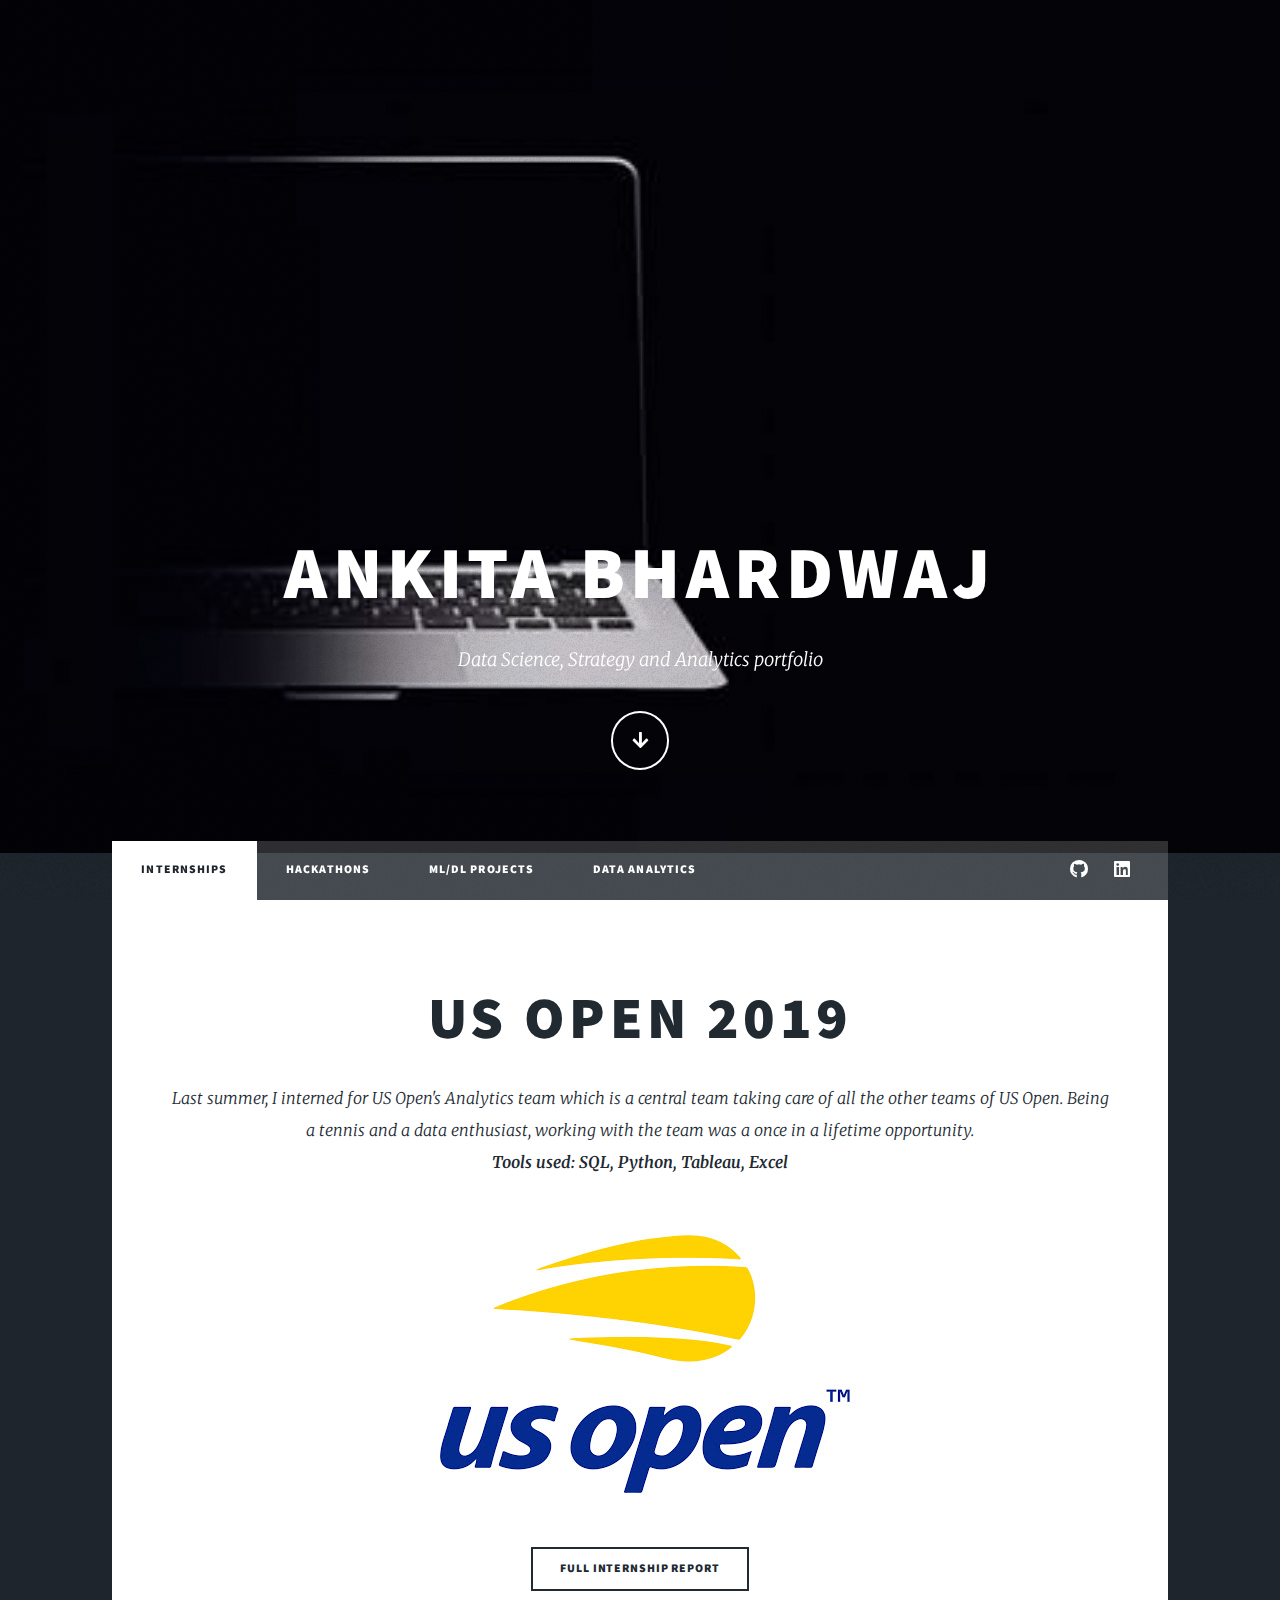
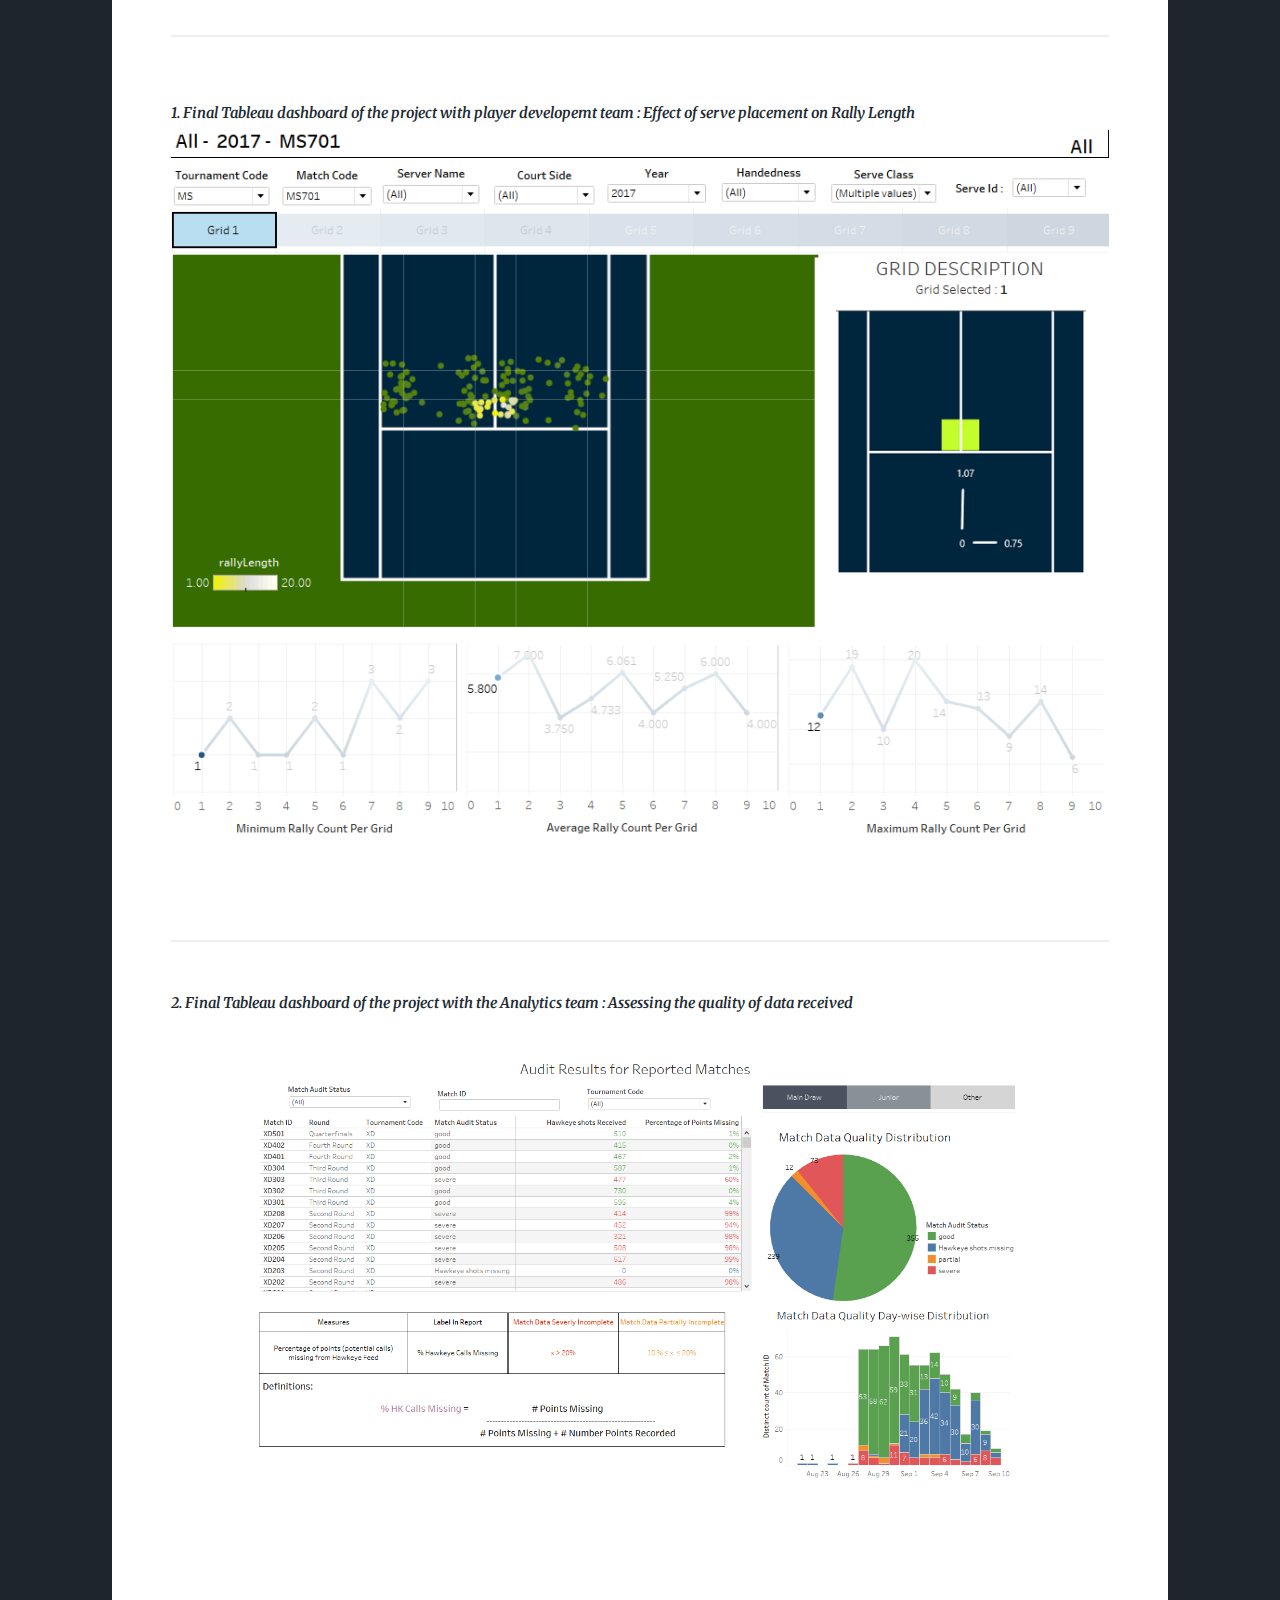
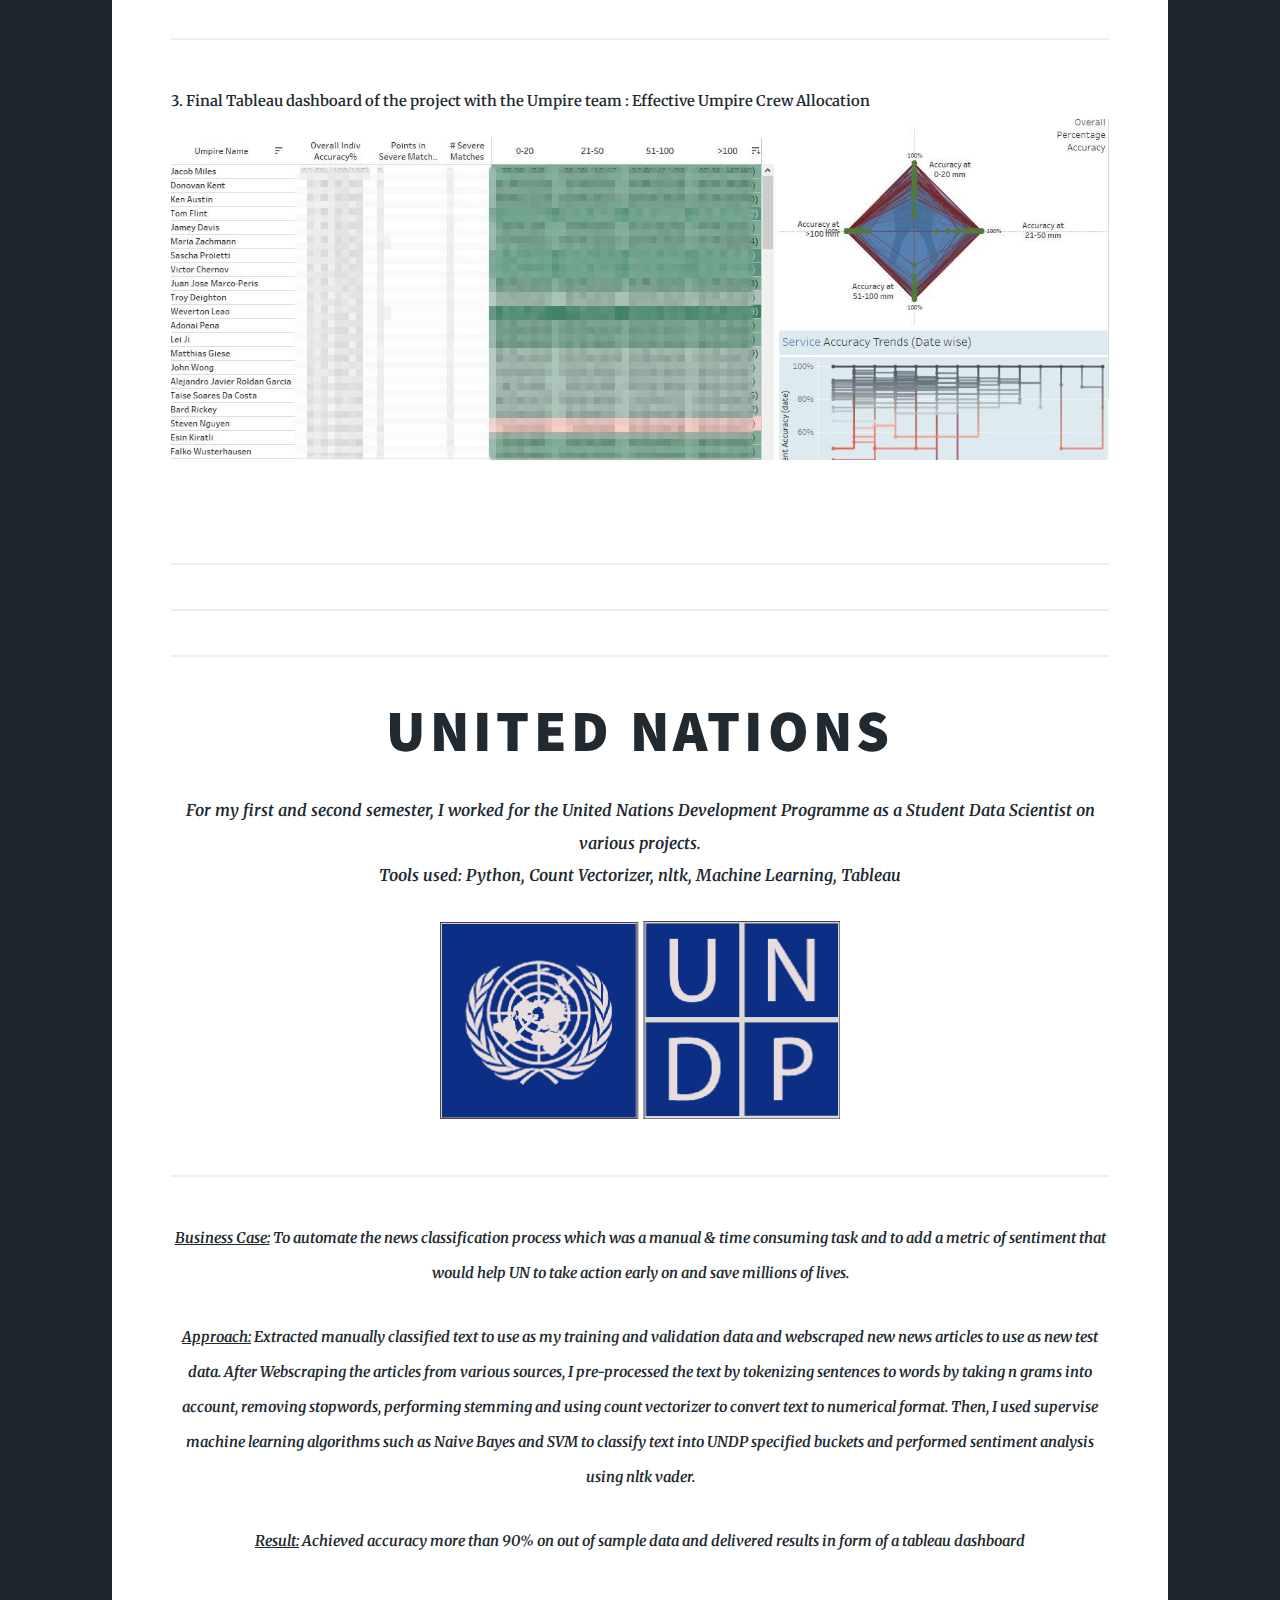
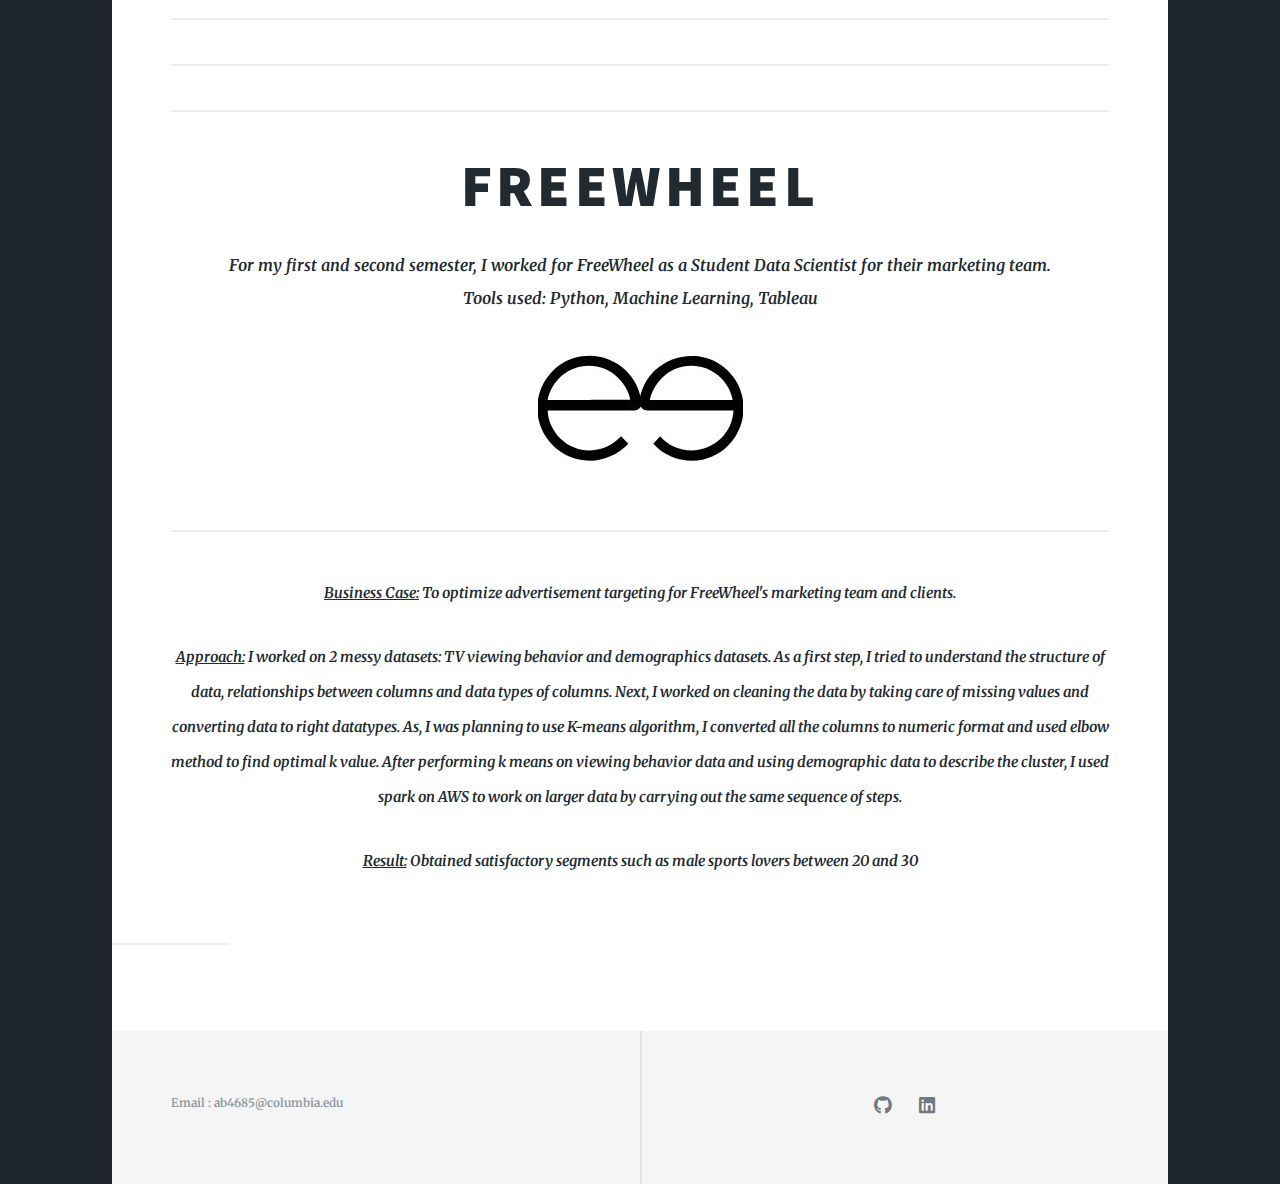
<file: index.html>
<!DOCTYPE HTML>
<!--
	Massively by HTML5 UP
	html5up.net | @ajlkn
	Free for personal and commercial use under the CCA 3.0 license (html5up.net/license)
-->
<html>
	<head>
		<title>Ankita Bhardwaj portfolio</title>
		<meta charset="utf-8" />
		<meta name="viewport" content="width=device-width, initial-scale=1, user-scalable=no" />
		<link rel="stylesheet" href="assets/css/main.css" />
		<noscript><link rel="stylesheet" href="assets/css/noscript.css" /></noscript>
	</head>
	<body class="is-preload">

		<!-- Wrapper -->
			<div id="wrapper" class="fade-in">

				<!-- Intro -->
					<div id="intro">
						<h1>Ankita Bhardwaj</h1>
						<p> Data Science, Strategy and Analytics portfolio</p>
						<ul class="actions">
							<li><a href="#header" class="button icon solid solo fa-arrow-down scrolly">Continue</a></li>
						</ul>
					</div>

				<!-- Header -->
					<header id="header">
						<a href="resume.pdf" class="logo">Download Resume</a>
					</header>

				<!-- Nav -->
					<nav id="nav">
						<ul class="links">
							<li class="active"><a href="index.html">Internships</a></li>
							<li><a href="hackathons.html">Hackathons</a></li>
							<li><a href="mldl.html">ML/DL projects</a></li>
							<li><a href="da.html">Data Analytics</a></li>
						</ul>
						<ul class="icons">
							<li><a href="https://github.com/ankita-bhardwaj" class="icon brands fa-github"><span class="label">GitHub</span></a></li>
							<li><a href="https://www.linkedin.com/in/ankitabhardwaj38/" class="icon brands fa-linkedin"><span class="label">linkedin</span></a></li>
							
						</ul>
					</nav>

				<!-- Main -->
					<div id="main">

						<!-- Featured Post -->
							<article class="post featured">
								<header class="major">
									<h1>US OPEN 2019</h1>
									<p> Last summer, I interned for US Open's Analytics team which is a central team taking care of all the other teams of US Open. Being a tennis and a data enthusiast, working with the team was a once in a lifetime opportunity.</br><b>Tools used: SQL, Python, Tableau, Excel</b> </p>
									<img src="/images/usopen.jpg" alt=".. " />
									<form method="get" action="report.pdf" class="logo">
										<button type="submit">Full internship Report</button>
									 </form>
									 <hr>
								</header>
								<i>
								<b><p>1. Final Tableau dashboard of the project with player developemt team : Effect of serve placement on Rally Length
								<a href="#" class="image main"><img src="images/USTA1.png" alt=""/></a></p></i>
								</b><ul class="actions special">
								
								</ul>
								<hr>
								<i>
									<b><p>2. Final Tableau dashboard of the project with the Analytics team : Assessing the quality of data received
										<a href="#" class="image main"><img src="/images/USTA2.png" alt="" /></a></p></i>
									</b><ul class="actions special">
									
									</ul>
<hr>
									<b><p>3. Final Tableau dashboard of the project with the Umpire team : Effective Umpire Crew Allocation
										<a href="#" class="image main"><img src="/images/usta4.jpg" alt="" /></a></p></i>
										<ul class="actions special">
										
										</ul>
							

<hr><hr><hr>

												
														<header class="major">
															<h1>United Nations</h1>
															<p> For my first and second semester, I worked for the United Nations Development Programme as a Student Data Scientist on various projects. </br><b>Tools used: Python, Count Vectorizer, nltk, Machine Learning, Tableau</b> </p>
															<img src="/images/undp.png" alt="" />

															 <hr>
															 
															 <p><u>Business Case:</u> To automate the news classification process which was a manual & time consuming task and to add a metric of sentiment that would help UN to take action early on and save millions of lives. </p>
															 <p><u>Approach:</u> Extracted manually classified text to use as my training and validation data and webscraped new news articles to use as new test data. After Webscraping the articles from various sources, I pre-processed the text by tokenizing sentences to words by taking n grams into account, removing stopwords, performing stemming and using count vectorizer to convert text to numerical format. Then, I used supervise machine learning algorithms such as Naive Bayes and SVM to classify text into UNDP specified buckets and performed sentiment analysis using nltk vader.</p>
															<p><u>Result:</u> Achieved accuracy more than 90% on out of sample data and delivered results in form of a tableau dashboard</p>
															</header>
														<hr><hr><hr>

												
														<header class="major">
															<h1>FreeWheel</h1>
															<p> For my first and second semester, I worked for FreeWheel as a Student Data Scientist for their marketing team. </br><b>Tools used: Python, Machine Learning, Tableau</b> </p>
															<img src="/images/freewheel.jpg" alt="" />
																
															<hr>
															<p><u>Business Case:</u> To optimize advertisement targeting for FreeWheel's marketing team and clients. </p>
															<p><u>Approach:</u> I worked on 2 messy datasets: TV viewing behavior and demographics datasets. As a first step, I tried to understand the structure of data, relationships between columns and data types of columns. Next, I worked on cleaning the data by taking care of missing values and converting data to right datatypes. As, I was planning to use K-means algorithm, I converted all the columns to numeric format and used elbow method to find optimal k value. After performing k means on viewing behavior data and using demographic data to describe the cluster, I used spark on AWS to work on larger data by carrying out the same sequence of steps.  </p>
																 <p><u>Result:</u> Obtained satisfactory segments such as male sports lovers between 20 and 30 </p>
														
														</header>
													</article>

						<!-- Posts -->							

						<!-- Footer -->
							

					</div>

				<!-- Footer -->
					<footer id="footer">
			

							<section>
								<p>Email : ab4685@columbia.edu</p>
							</section>
							<section>
								<ul class="icons">
									<li><a href="https://github.com/ankita-bhardwaj" class="icon brands fa-github"><span class="label">GitHub</span></a></li>
									<li><a href="https://www.linkedin.com/in/ankitabhardwaj38/" class="icon brands fa-linkedin"><span class="label">linkedin</span></a></li>
									
								</ul>
							</section>
		
					</footer>


			</div>


		<!-- Scripts -->
			<script src="assets/js/jquery.min.js"></script>
			<script src="assets/js/jquery.scrollex.min.js"></script>
			<script src="assets/js/jquery.scrolly.min.js"></script>
			<script src="assets/js/browser.min.js"></script>
			<script src="assets/js/breakpoints.min.js"></script>
			<script src="assets/js/util.js"></script>
			<script src="assets/js/main.js"></script>

	</body>
</html>
</file>
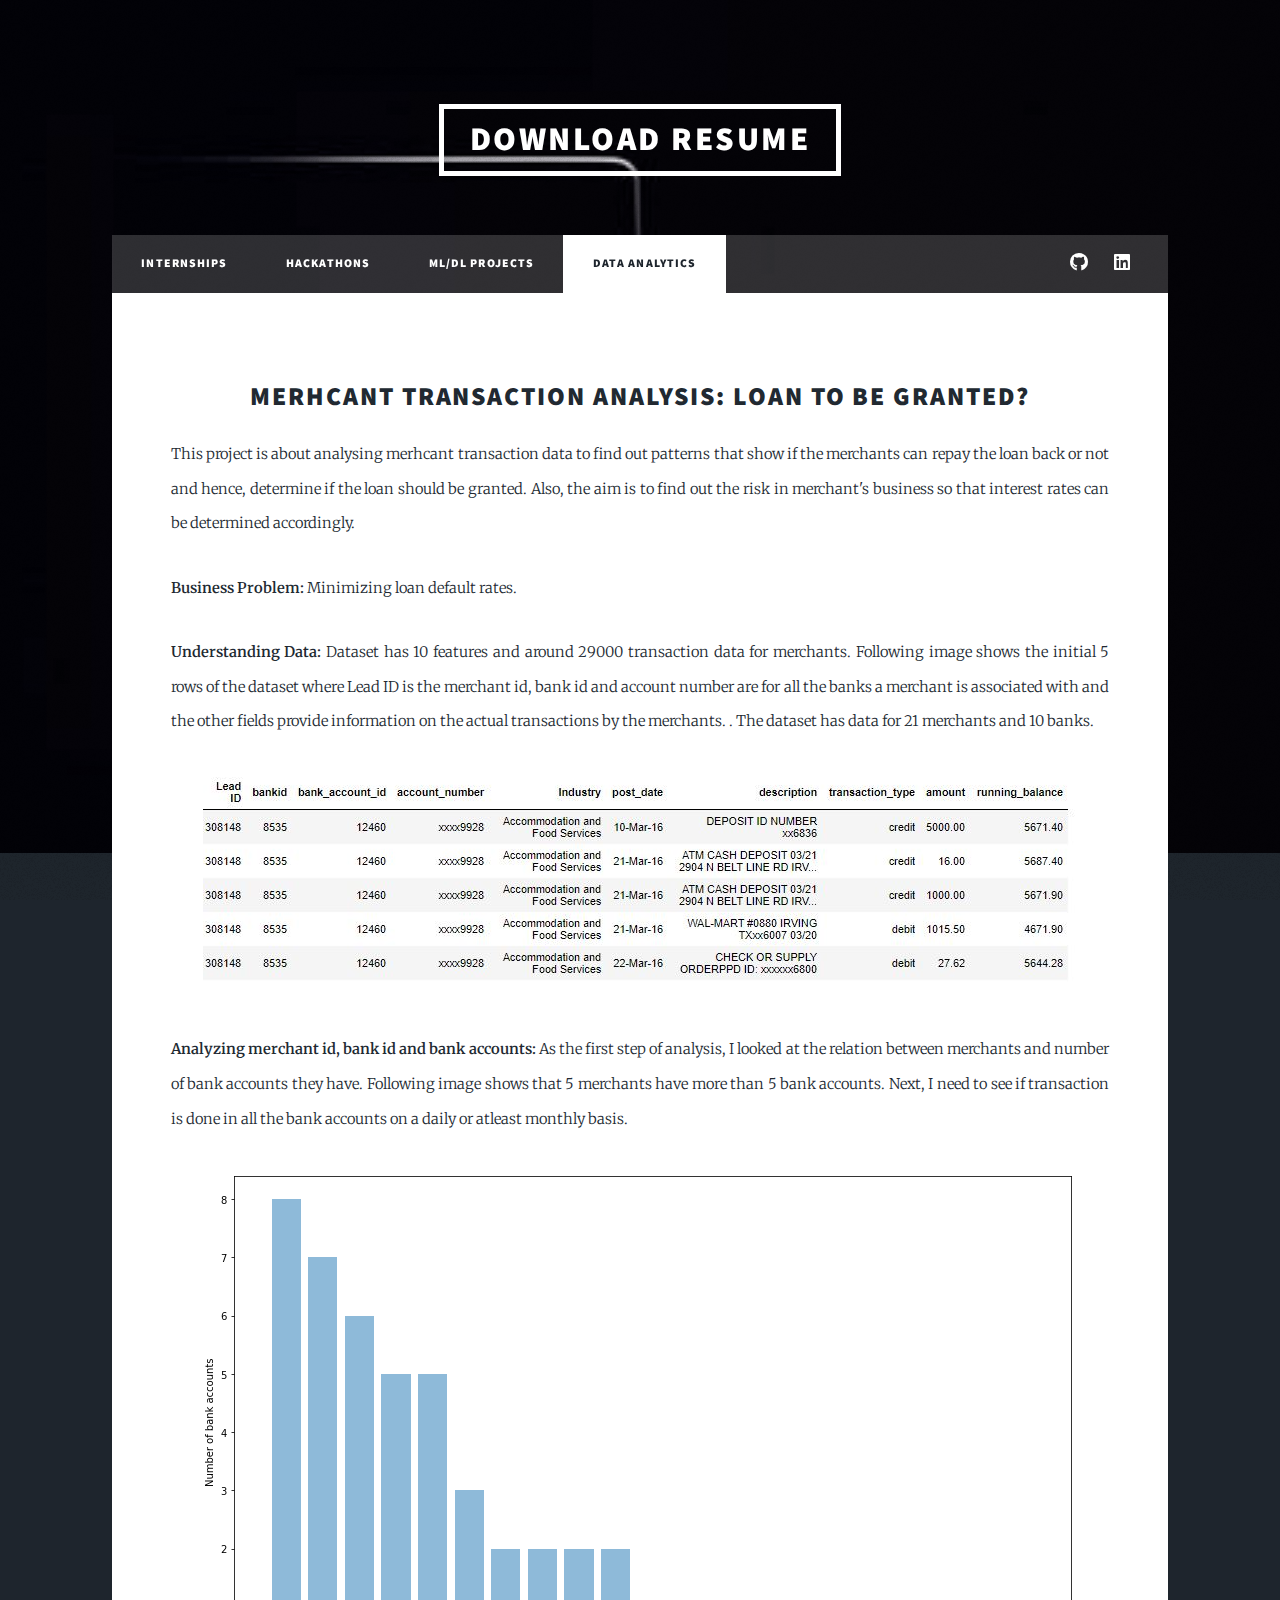
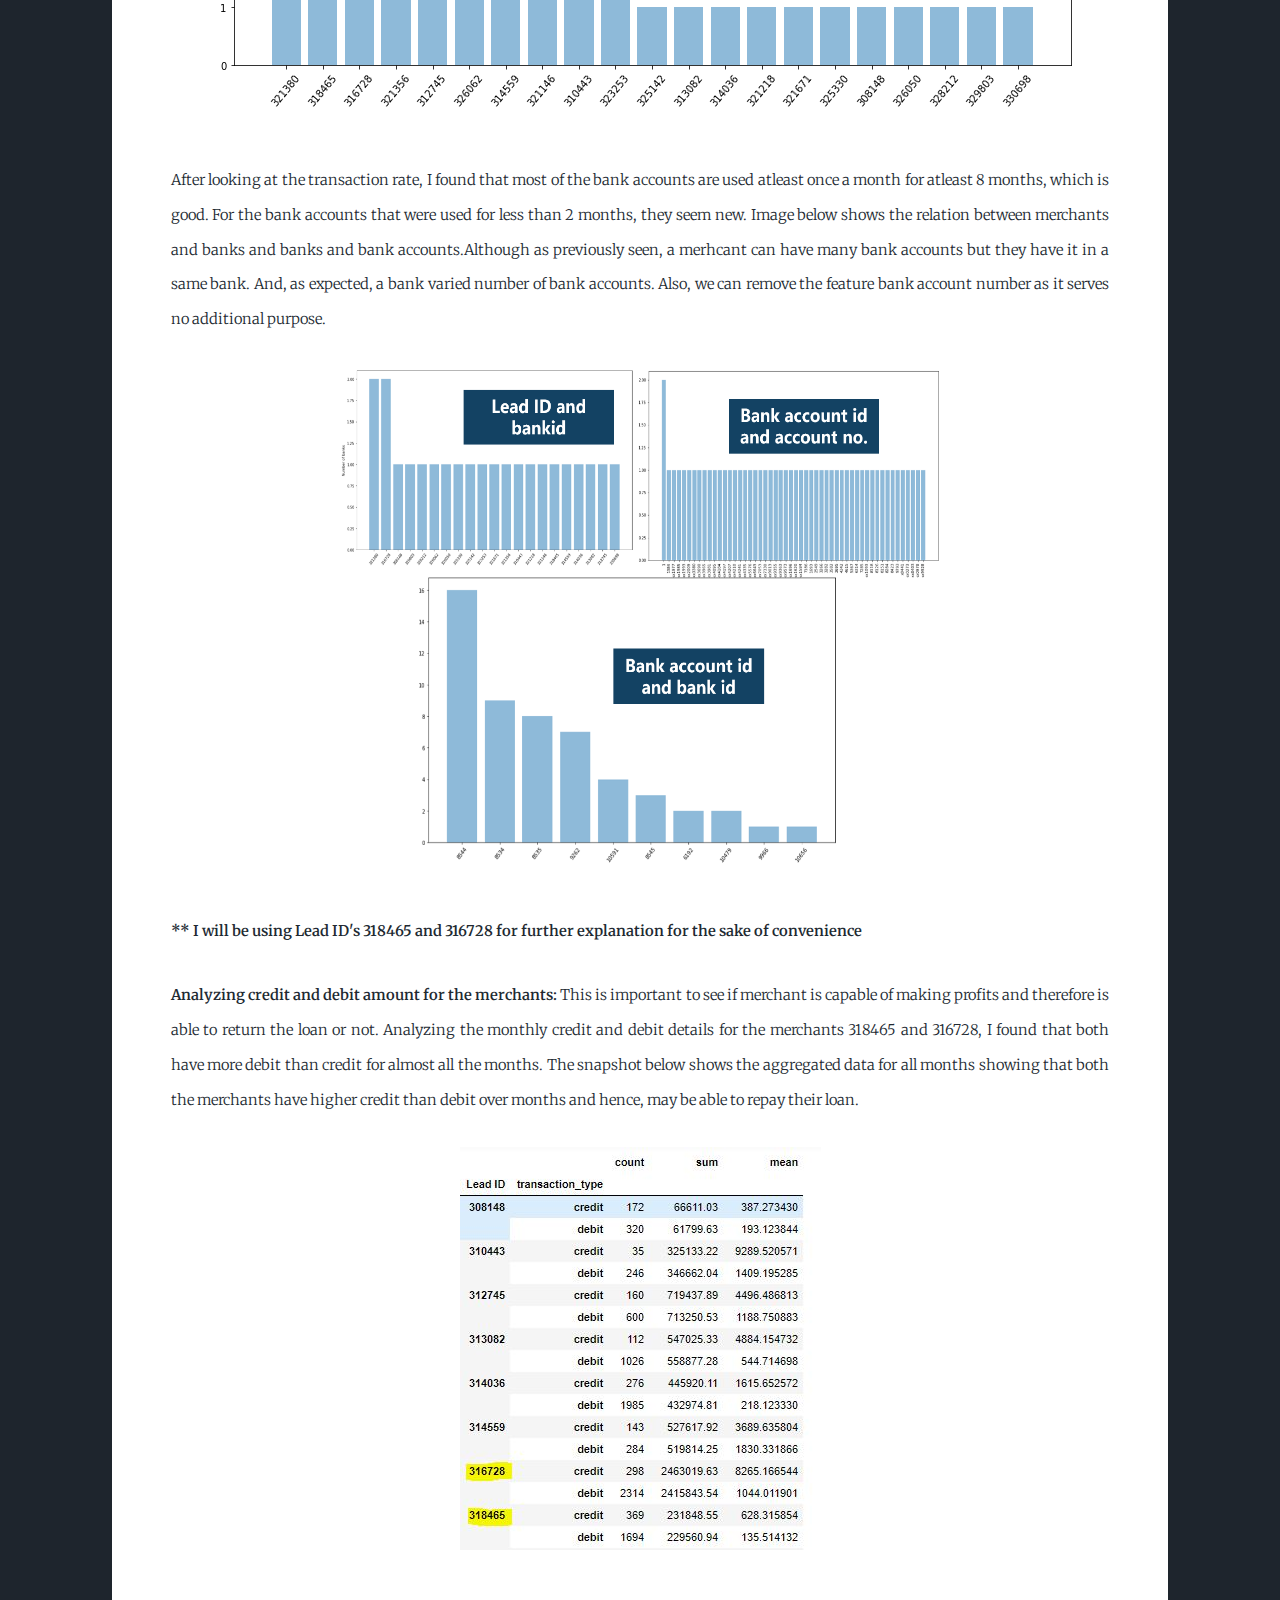
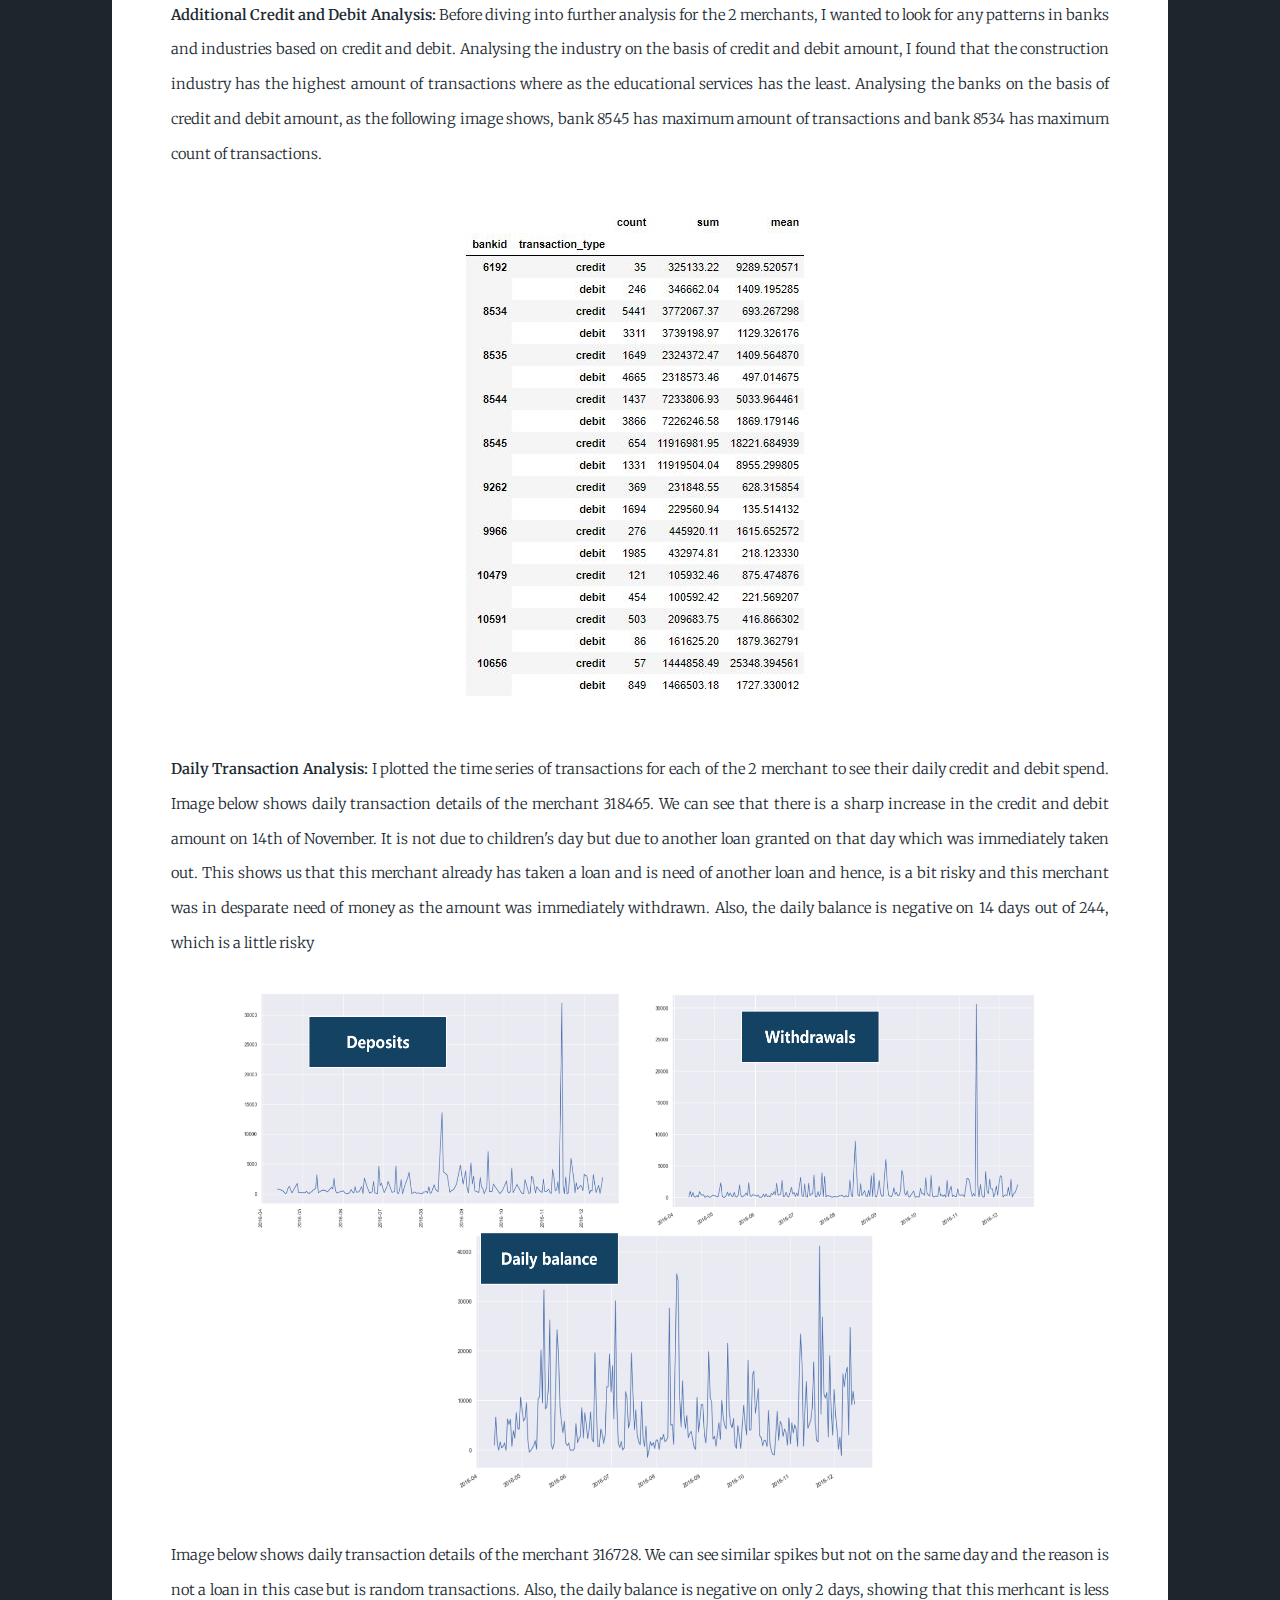
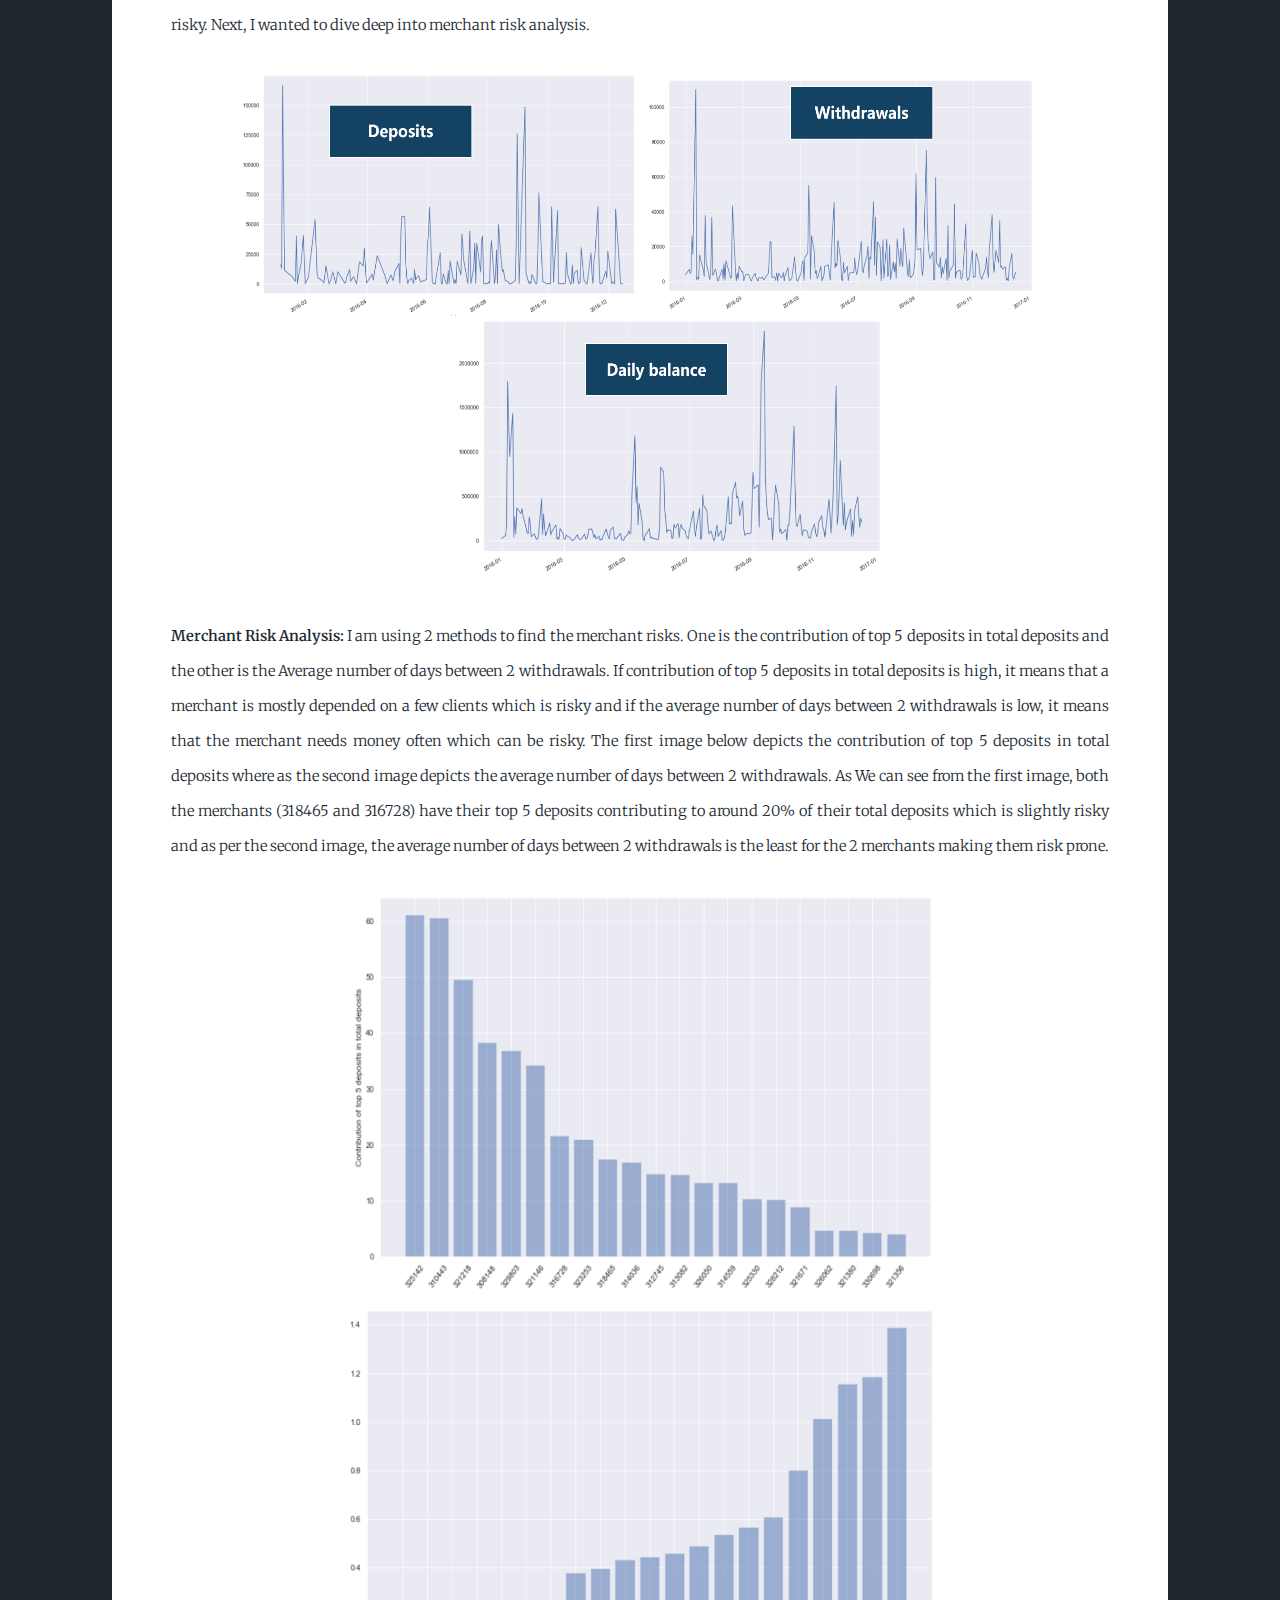
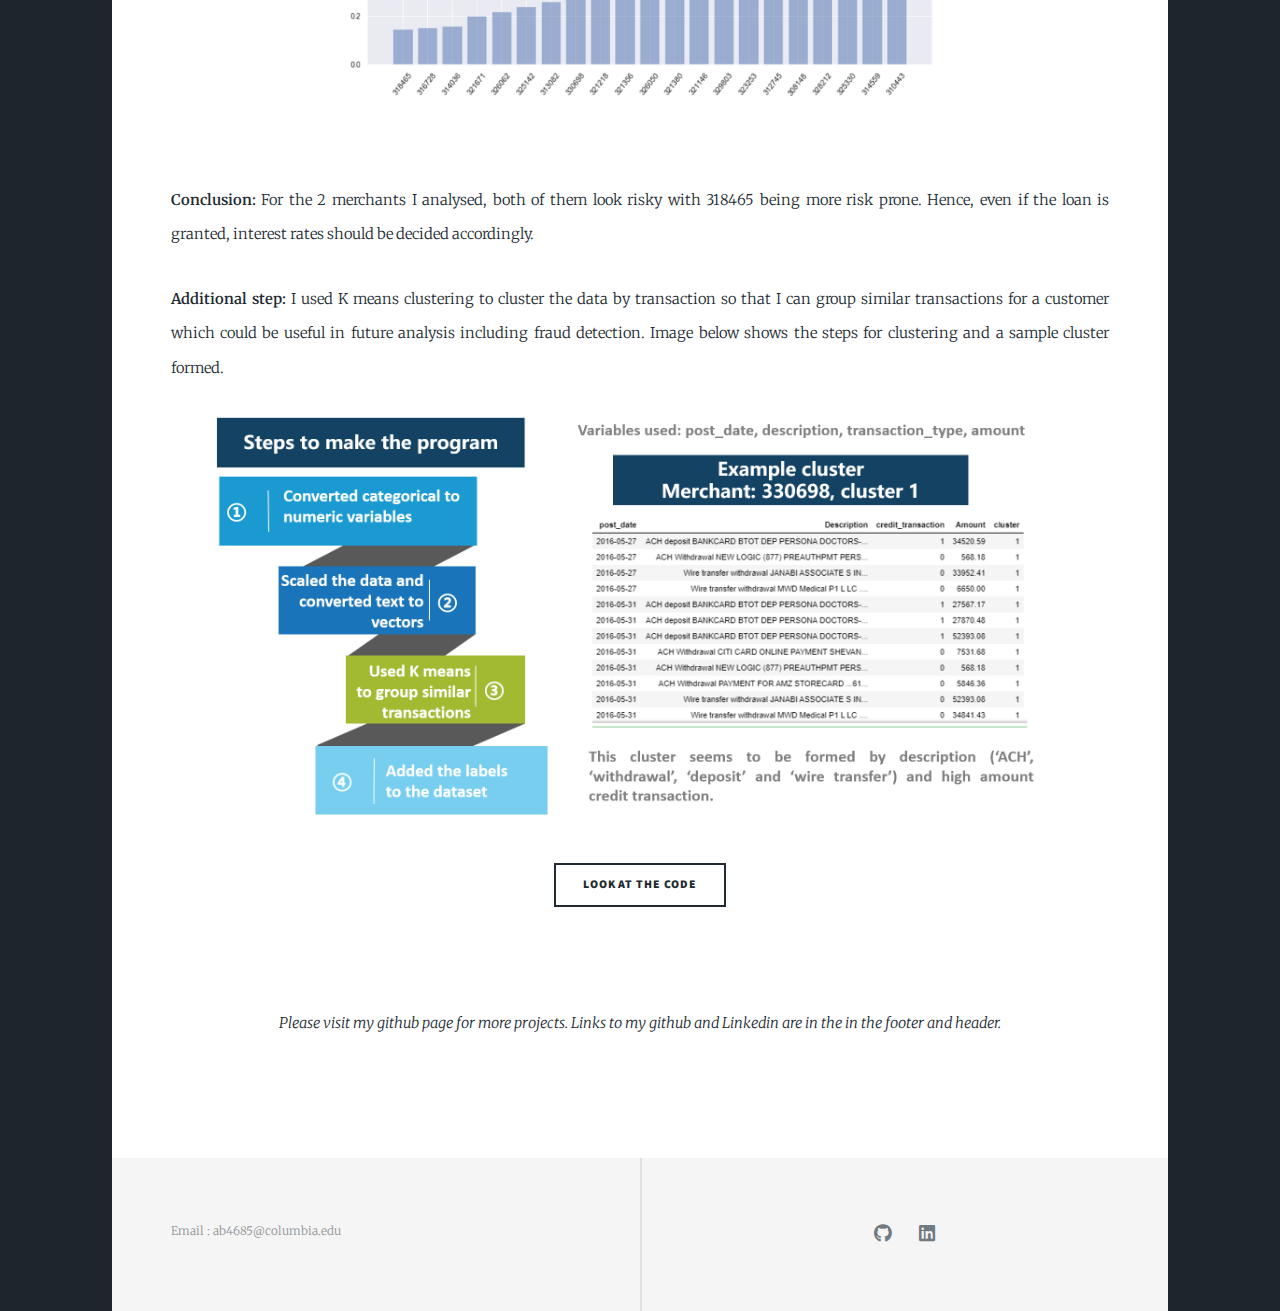
<file: da.html>
<!DOCTYPE HTML>
<!--
	Massively by HTML5 UP
	html5up.net | @ajlkn
	Free for personal and commercial use under the CCA 3.0 license (html5up.net/license)
-->
<html>
	<head>
		<title>Ankita Bhardwaj Portfolio</title>
		<meta charset="utf-8" />
		<meta name="viewport" content="width=device-width, initial-scale=1, user-scalable=no" />
		<link rel="stylesheet" href="assets/css/main.css" />
		<noscript><link rel="stylesheet" href="assets/css/noscript.css" /></noscript>
	</head>
	<body class="is-preload">

		<!-- Wrapper -->
			<div id="wrapper">

				<!-- Header -->
					<header id="header">
						<a href="resume.pdf" class="logo">Download Resume</a>
					</header>

				<!-- Nav -->
					<nav id="nav">
						<ul class="links">
							<li><a href="index.html">Internships</a></li>
							<li><a href="hackathons.html">Hackathons</a></li>
							<li ><a href="mldl.html">ML/DL Projects</a></li>
							<li class="active"><a href="da.html">Data Analytics</a></li>
						</ul>
						<ul class="icons">
							<li><a href="https://github.com/ankita-bhardwaj" class="icon brands fa-github"><span class="label">GitHub</span></a></li>
							<li><a href="https://www.linkedin.com/in/ankitabhardwaj38/" class="icon brands fa-linkedin"><span class="label">linkedin</span></a></li>
							
						</ul>
					</nav>

				<!-- Main -->
					<div id="main">

						<!-- Post -->
							<section class="post">
                                    <h2 align="center">Merhcant Transaction Analysis: Loan to be granted?</h2>
                                    <p>This project is about analysing merhcant transaction data  to find out patterns that show 
                                        if the merchants can repay the loan back or not and hence, 
                                        determine if the loan should be granted. Also, the aim is to find out the risk in merchant's 
                                        business so that interest rates can be determined accordingly.</p>
                                </header>
								<p><b>Business Problem: </b> Minimizing loan default rates.</p>
								<p><b>Understanding Data: </b>Dataset has 10 features and around 29000 transaction data for merchants. 
									Following image shows the initial 5 rows of the dataset where Lead ID is the merchant id, 
									bank id and account number are for all the banks a merchant is associated with and the other fields provide information on the actual transactions by the merchants.
									. The dataset has data for 21 merchants and 10 banks.</p>
									<div align="center"><img src="images/da1.JPG" alt="" /></div></br>

									<p><b>Analyzing merchant id, bank id and bank accounts: </b>As the first step of analysis, I looked at the relation between merchants and number of bank accounts they have.
									Following image shows that 5 merchants have more than 5 bank accounts. Next, I need to see if transaction is done in all the bank accounts on a daily or atleast monthly basis.
								</p>
									<div align="center"><img src="images/da2.png" alt="" /></div></br>
									<p>After looking at the transaction rate, I found that most of the bank accounts are used atleast once a month for atleast 8 months, which is good. 
									For the bank accounts that were used for less than 2 months, they seem new. Image below shows the relation between merchants and banks and banks and bank accounts.Although as previously seen, a merhcant can have many bank accounts but they have it in a same bank. And, as expected, a bank varied number of bank accounts. Also, we can remove the feature bank account number as it serves no additional purpose.
								 </p>
									<div align="center"><img src="images/da6.png" alt="" height="500" width="600" /></div></br>

									<p align="center"><b>** I will be using Lead ID's 318465 and 316728 for further explanation for the sake of convenience</b></p>

								<p><b>Analyzing credit and debit amount for the merchants: </b>This is important to see if merchant is capable of making profits and therefore is able to return the loan or not. 
								Analyzing the monthly credit and debit details for the merchants 318465 and 316728, I found that both have more debit than credit for almost all the months. 
								The snapshot below shows the aggregated data for all months showing that both the merchants have higher credit than debit over months and hence, may be able to repay their loan.</p>
									
								<div align="center"><img src="images/da3.JPG" alt="" /></div></br>

								<p><b>Additional Credit and Debit Analysis: </b>Before diving into further analysis for the 2 merchants, I wanted to look for any patterns in banks and industries based on credit and debit. 
									Analysing the industry on the basis of credit and debit amount, I found that the construction industry has the highest amount of transactions where as the educational services has the least.
								Analysing the banks on the basis of credit and debit amount, as the following image shows, bank 8545 has maximum amount of transactions and bank 8534 has maximum count of transactions. </p>
								<div align="center"><img src="images/da5.JPG" alt="" /></div></br>
							
								<p><b>Daily Transaction Analysis: </b>I plotted the time series of transactions for each of the 2 merchant to see their daily credit and debit spend.
								Image below shows daily transaction details of the merchant 318465. We can see that there is a sharp increase in the credit and debit amount on 14th of November. It is not due to children's day but due to another loan granted on that day which was immediately taken out.
							This shows us that this merchant already has taken a loan and is need of another loan and hence, is a bit risky and this merchant was in desparate need of money as the amount was immediately withdrawn.
						Also, the daily balance is negative on 14 days out of 244, which is a little risky</p>
							<div align="center"><img src="images/da7.png" alt="" height="500" width="800" /></div></br>
							<p>Image below shows daily transaction details of the merchant 316728. We can see similar spikes but not on the same day and the reason is not a loan in this case but is random transactions.
								Also, the daily balance is negative on only 2 days, showing that this merhcant is less risky. Next, I wanted to dive deep into merchant risk analysis.  </p>
							<div align="center"><img src="images/da8.png" alt="" height="500" width="800" /></div></br>
							<p><b>Merchant Risk Analysis: </b>I am using 2 methods to find the merchant risks. One is the contribution of top 5 deposits in total deposits
								and the other is the Average number of days between 2 withdrawals. If contribution of top 5 deposits in total deposits is high, it means that a merchant is mostly depended on a few clients which is risky
								 and if the average number of days between 2 withdrawals is low, it means that the merchant needs money often which can be risky. 
								 The first image below depicts the contribution of top 5 deposits in total deposits where as the second image depicts the average number of days between 2 withdrawals.
								 As We can see from the first image, both the merchants (318465 and 316728) have their top 5 deposits contributing to around 20% of their total deposits which is slightly risky
								  and as per the second image, the average number of days between 2 withdrawals is the least for the 2 merchants making them risk prone.
								 <div align="center"><img src="images/da9.png" alt="" height="400" width="600" /></div>	
								 <div align="center"><img src="images/da10.png" alt="" height="400" width="600" /></div></br>
							</p>
							<p><b>Conclusion: </b>For the 2 merchants I analysed, both of them look risky with 318465 being more risk prone. Hence, even if the loan is granted, interest rates should be decided accordingly.
							</p>
							<p><b>Additional step: </b>I used K means clustering to cluster the data by transaction so that I can group similar transactions for a customer which could be useful in future analysis including fraud detection. Image below shows the steps for clustering and a sample cluster formed.
							</p>
							<div align="center"><img src="images/da11.png" alt="" height="400" width="850" /></div></br>
							
							<header class="major">
							<form method="get" action="https://github.com/ankita-bhardwaj/Merchant-Transaction-Analysis/blob/master/Merchant%20Transaction%20Analysis.ipynb" class="logo">
								<button type="submit">Look at the code</button>
							 </form>
							</br>
						</br>
						<p>Please visit my github page for more projects. Links to my github and Linkedin are in the in the footer and header.</p>
							 </header>
						</section>

					</div>

				<!-- Footer -->
				<footer id="footer">
			

					<section>
						<p>Email : ab4685@columbia.edu</p>
					</section>
					<section>
						<ul class="icons">
							<li><a href="https://github.com/ankita-bhardwaj" class="icon brands fa-github"><span class="label">GitHub</span></a></li>
							<li><a href="https://www.linkedin.com/in/ankitabhardwaj38/" class="icon brands fa-linkedin"><span class="label">linkedin</span></a></li>
							
						</ul>
					</section>

			</footer>
					

			</div>

		<!-- Scripts -->
			<script src="assets/js/jquery.min.js"></script>
			<script src="assets/js/jquery.scrollex.min.js"></script>
			<script src="assets/js/jquery.scrolly.min.js"></script>
			<script src="assets/js/browser.min.js"></script>
			<script src="assets/js/breakpoints.min.js"></script>
			<script src="assets/js/util.js"></script>
			<script src="assets/js/main.js"></script>

	</body>
</html>
</file>
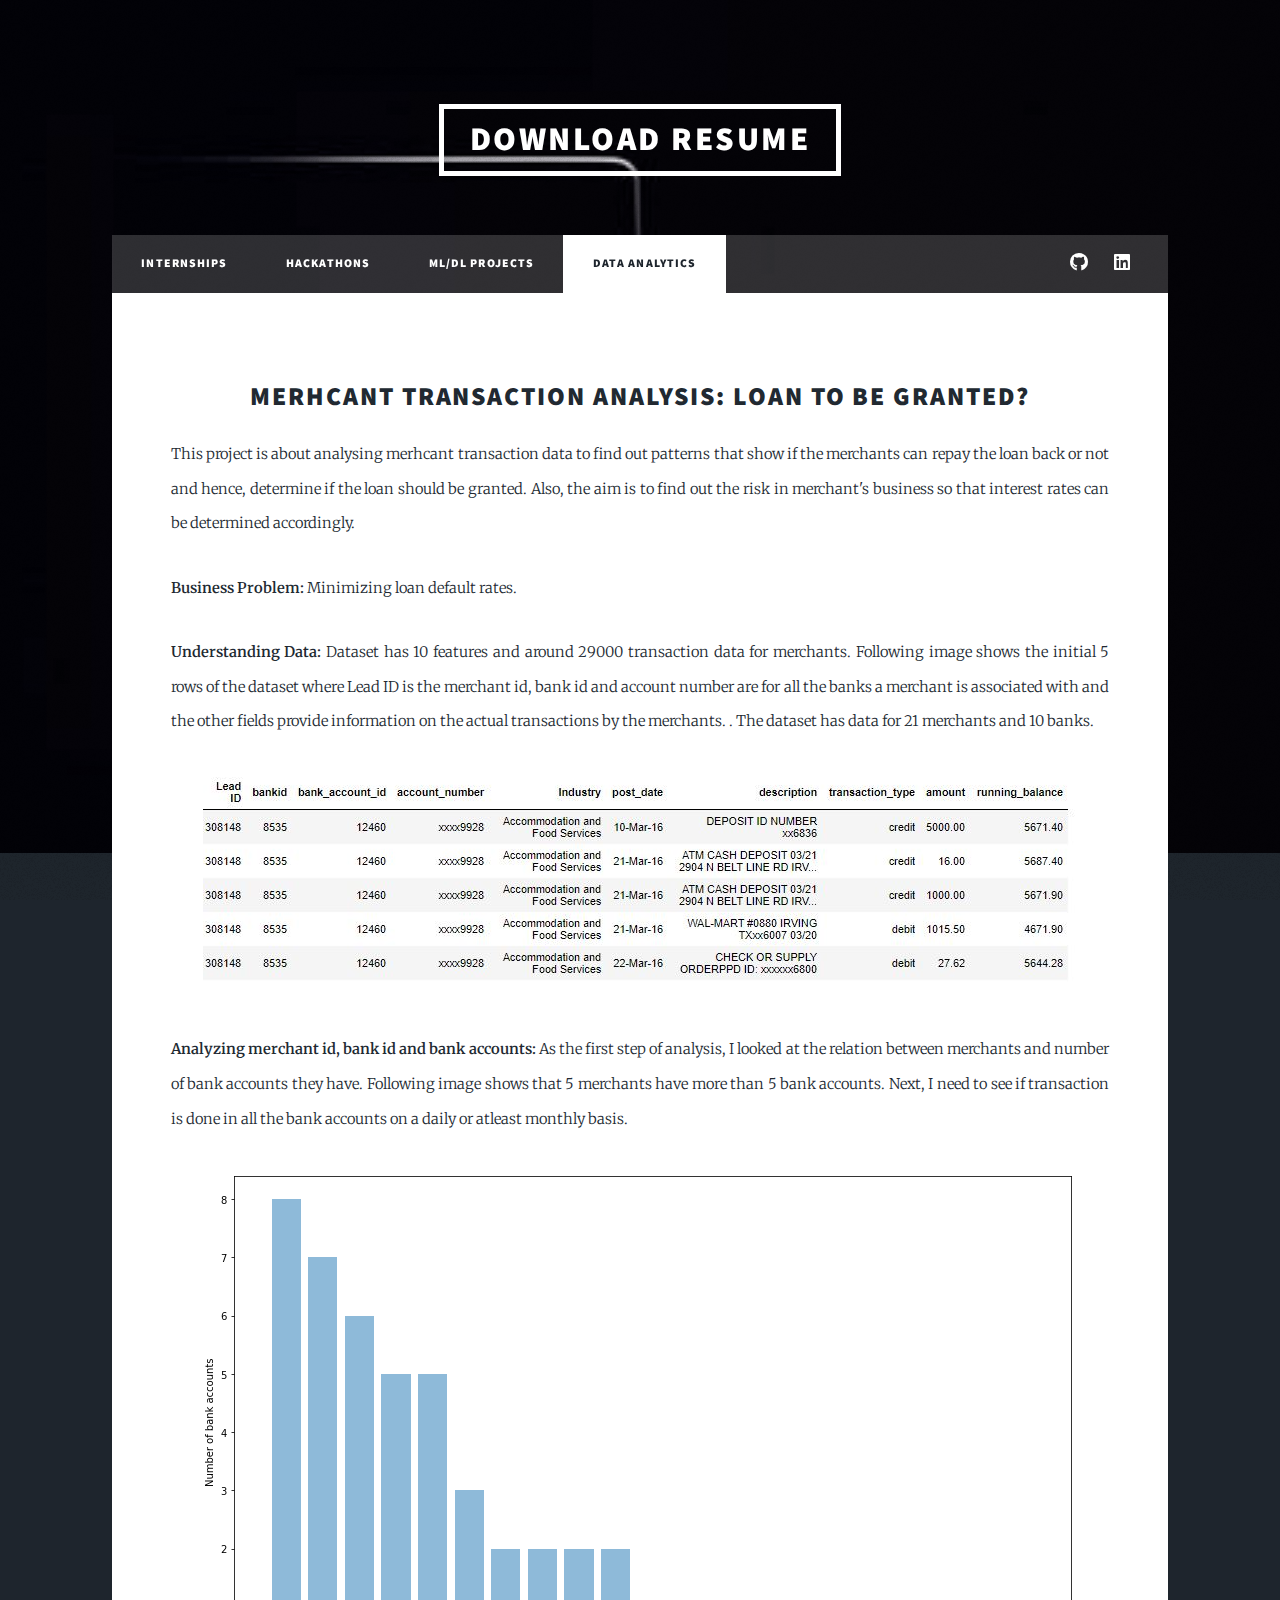
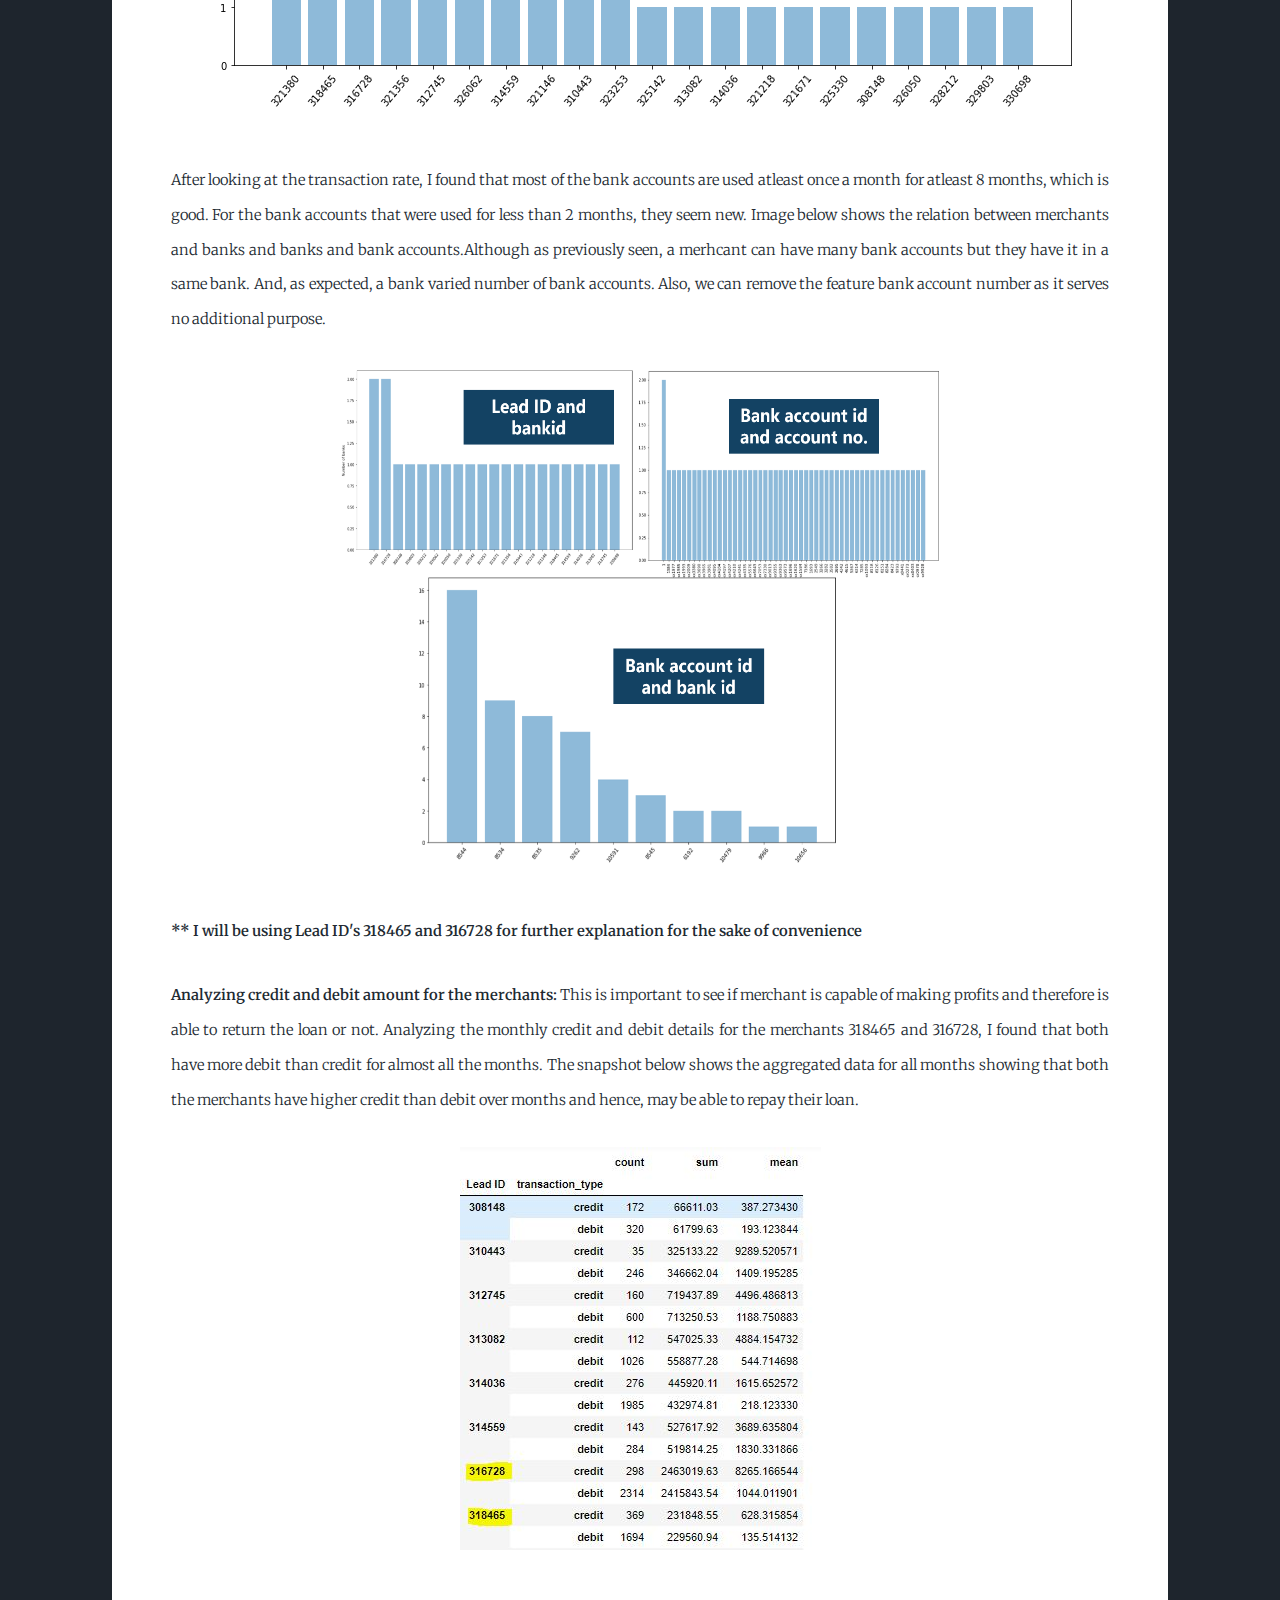
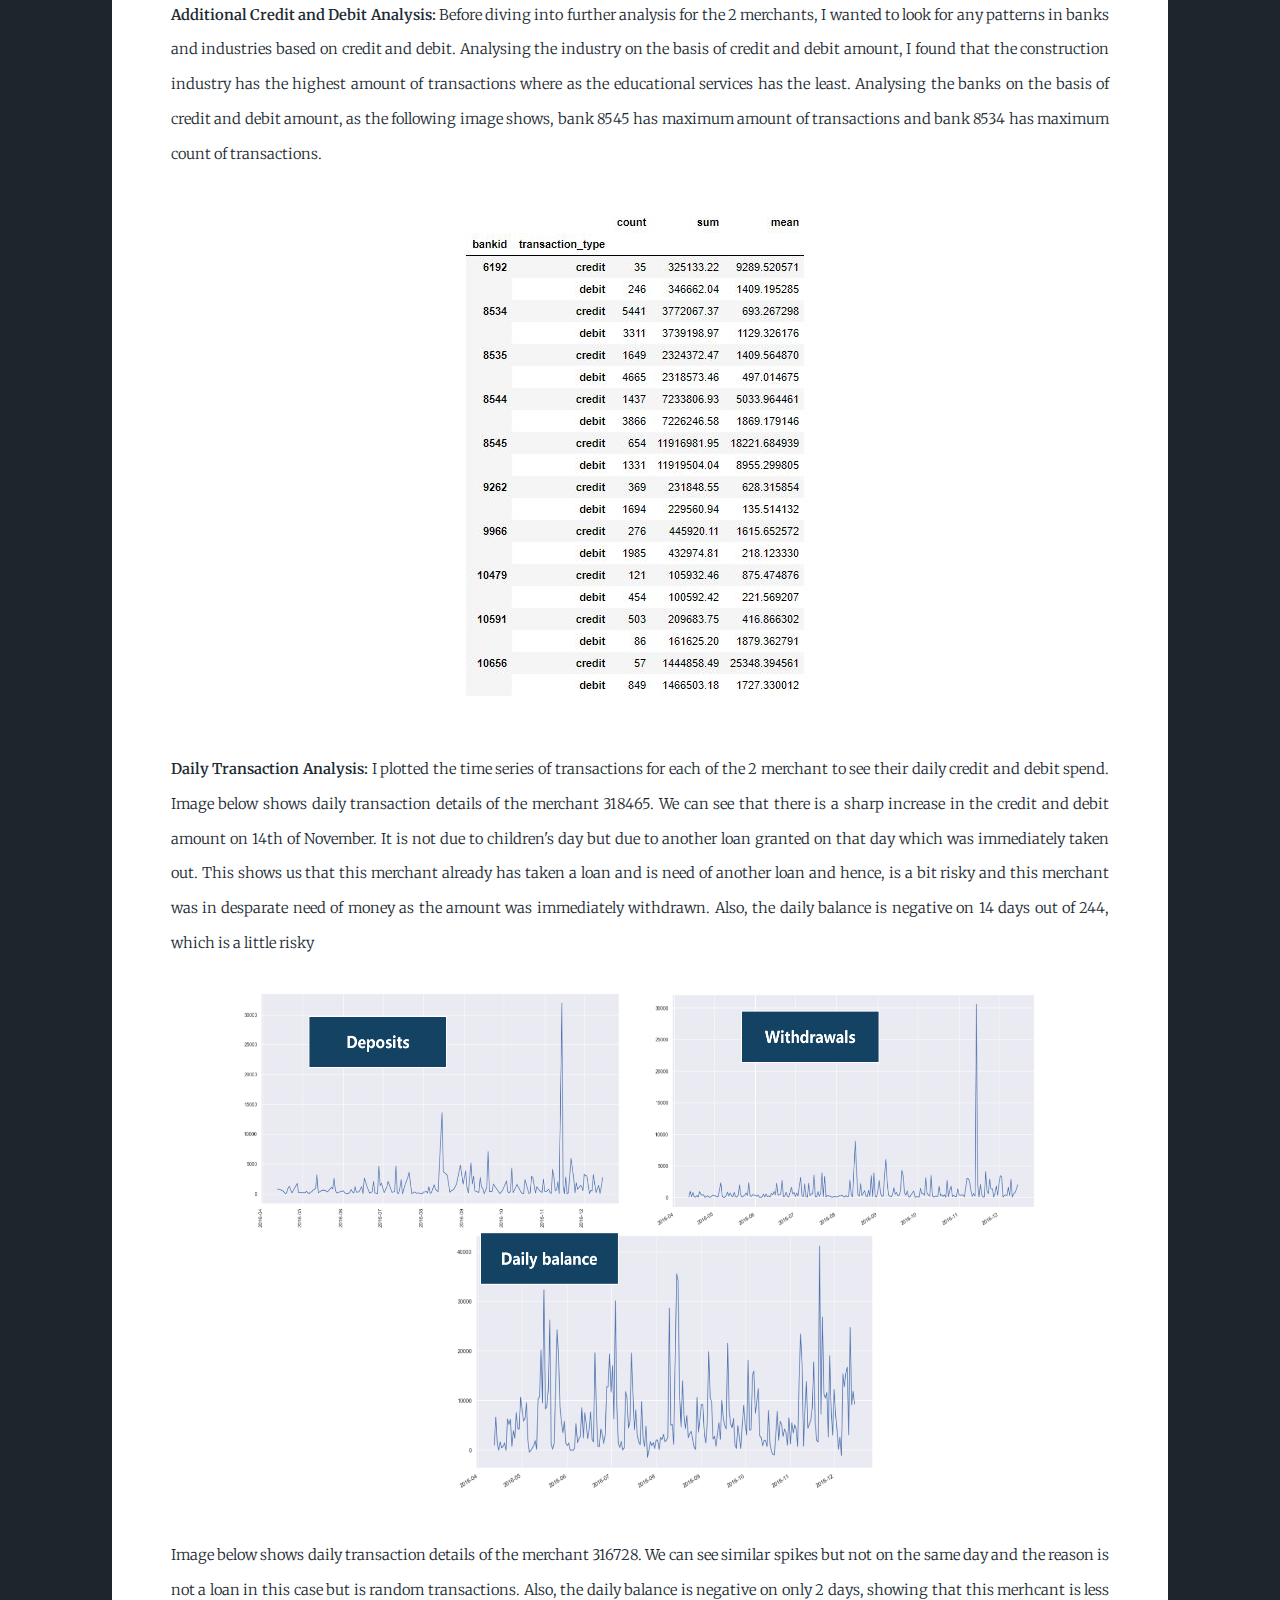
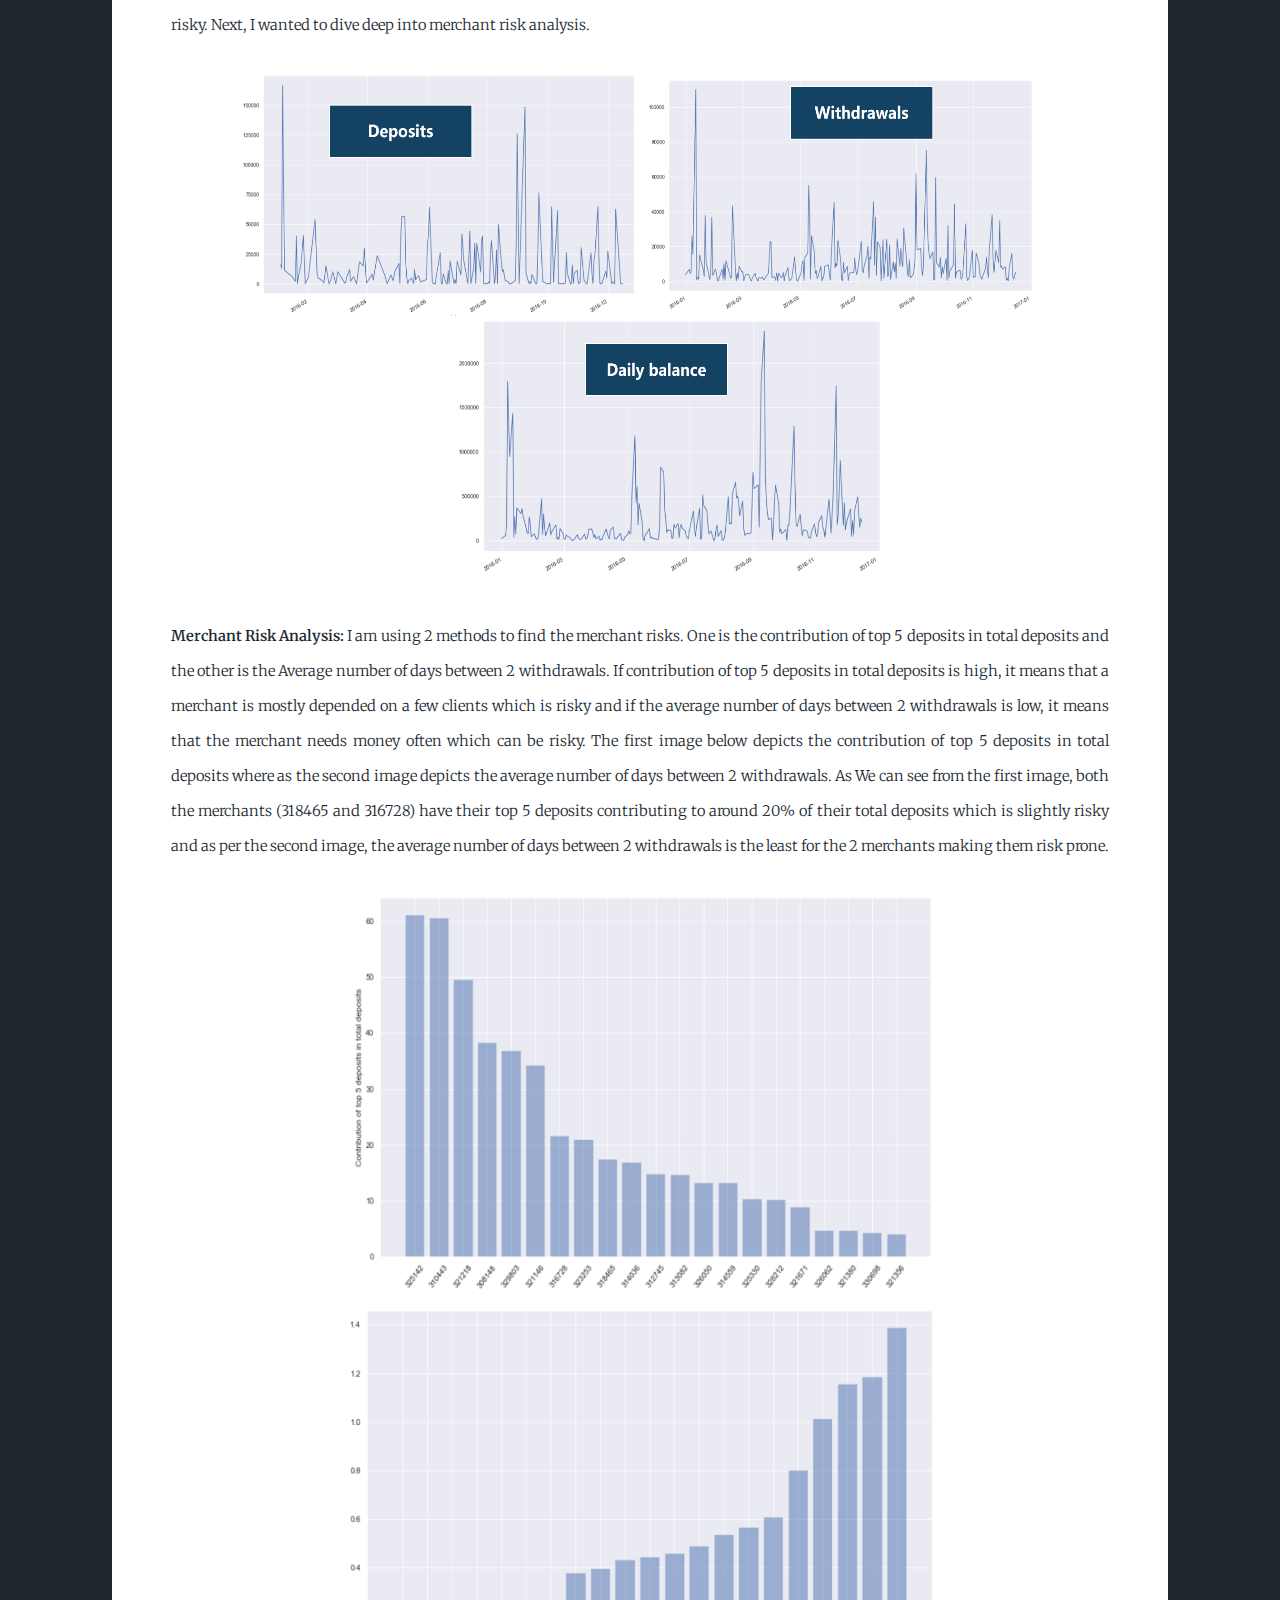
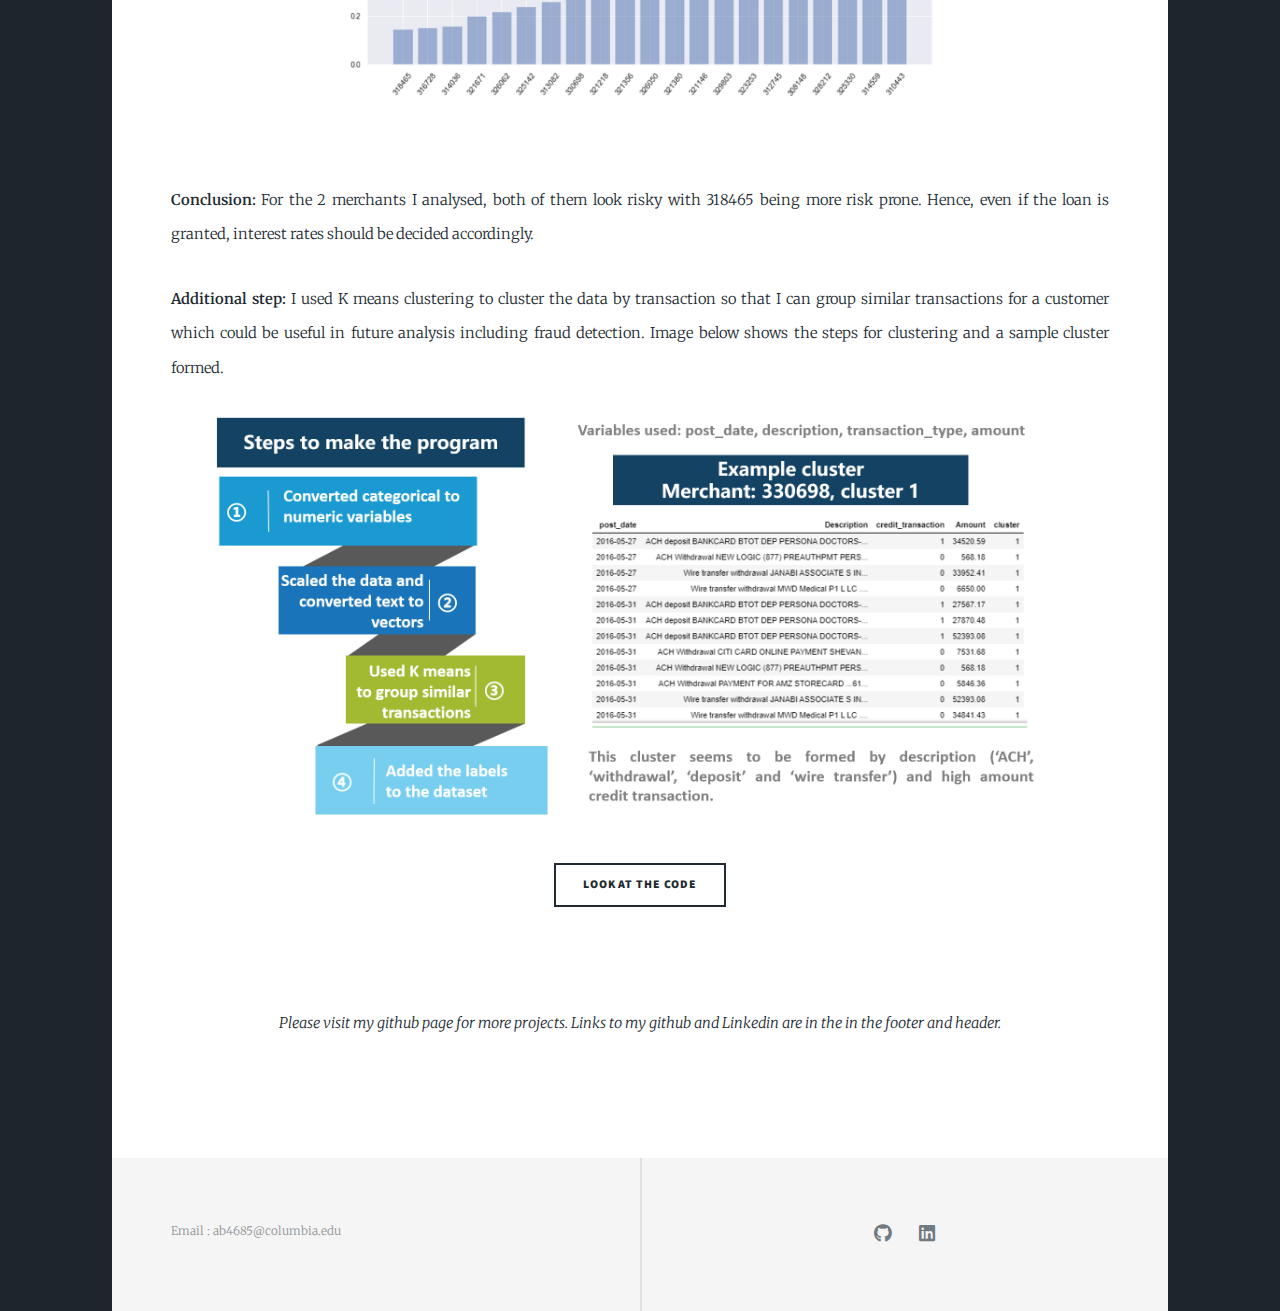
<file: elements2.html>
<!DOCTYPE HTML>
<!--
	Massively by HTML5 UP
	html5up.net | @ajlkn
	Free for personal and commercial use under the CCA 3.0 license (html5up.net/license)
-->
<html>
	<head>
		<title>Ankita Bhardwaj Portfolio</title>
		<meta charset="utf-8" />
		<meta name="viewport" content="width=device-width, initial-scale=1, user-scalable=no" />
		<link rel="stylesheet" href="assets/css/main.css" />
		<noscript><link rel="stylesheet" href="assets/css/noscript.css" /></noscript>
	</head>
	<body class="is-preload">

		<!-- Wrapper -->
			<div id="wrapper">

				<!-- Header -->
					<header id="header">
						<a href="resume.pdf" class="logo">Download Resume</a>
					</header>

				<!-- Nav -->
					<nav id="nav">
						<ul class="links">
							<li><a href="index.html">Internships</a></li>
							<li><a href="generic.html">Hackathons</a></li>
							<li ><a href="elements.html">ML/DL Projects</a></li>
							<li class="active"><a href="elements2.html">Data Analytics</a></li>
						</ul>
						<ul class="icons">
							<li><a href="https://github.com/ankita-bhardwaj" class="icon brands fa-github"><span class="label">GitHub</span></a></li>
							<li><a href="https://www.linkedin.com/in/ankitabhardwaj38/" class="icon brands fa-linkedin"><span class="label">linkedin</span></a></li>
							
						</ul>
					</nav>

				<!-- Main -->
					<div id="main">

						<!-- Post -->
							<section class="post">
                                    <h2 align="center">Merhcant Transaction Analysis: Loan to be granted?</h2>
                                    <p>This project is about analysing merhcant transaction data  to find out patterns that show 
                                        if the merchants can repay the loan back or not and hence, 
                                        determine if the loan should be granted. Also, the aim is to find out the risk in merchant's 
                                        business so that interest rates can be determined accordingly.</p>
                                </header>
								<p><b>Business Problem: </b> Minimizing loan default rates.</p>
								<p><b>Understanding Data: </b>Dataset has 10 features and around 29000 transaction data for merchants. 
									Following image shows the initial 5 rows of the dataset where Lead ID is the merchant id, 
									bank id and account number are for all the banks a merchant is associated with and the other fields provide information on the actual transactions by the merchants.
									. The dataset has data for 21 merchants and 10 banks.</p>
									<div align="center"><img src="images/da1.JPG" alt="" /></div></br>

									<p><b>Analyzing merchant id, bank id and bank accounts: </b>As the first step of analysis, I looked at the relation between merchants and number of bank accounts they have.
									Following image shows that 5 merchants have more than 5 bank accounts. Next, I need to see if transaction is done in all the bank accounts on a daily or atleast monthly basis.
								</p>
									<div align="center"><img src="images/da2.png" alt="" /></div></br>
									<p>After looking at the transaction rate, I found that most of the bank accounts are used atleast once a month for atleast 8 months, which is good. 
									For the bank accounts that were used for less than 2 months, they seem new. Image below shows the relation between merchants and banks and banks and bank accounts.Although as previously seen, a merhcant can have many bank accounts but they have it in a same bank. And, as expected, a bank varied number of bank accounts. Also, we can remove the feature bank account number as it serves no additional purpose.
								 </p>
									<div align="center"><img src="images/da6.png" alt="" height="500" width="600" /></div></br>

									<p align="center"><b>** I will be using Lead ID's 318465 and 316728 for further explanation for the sake of convenience</b></p>

								<p><b>Analyzing credit and debit amount for the merchants: </b>This is important to see if merchant is capable of making profits and therefore is able to return the loan or not. 
								Analyzing the monthly credit and debit details for the merchants 318465 and 316728, I found that both have more debit than credit for almost all the months. 
								The snapshot below shows the aggregated data for all months showing that both the merchants have higher credit than debit over months and hence, may be able to repay their loan.</p>
									
								<div align="center"><img src="images/da3.JPG" alt="" /></div></br>

								<p><b>Additional Credit and Debit Analysis: </b>Before diving into further analysis for the 2 merchants, I wanted to look for any patterns in banks and industries based on credit and debit. 
									Analysing the industry on the basis of credit and debit amount, I found that the construction industry has the highest amount of transactions where as the educational services has the least.
								Analysing the banks on the basis of credit and debit amount, as the following image shows, bank 8545 has maximum amount of transactions and bank 8534 has maximum count of transactions. </p>
								<div align="center"><img src="images/da5.JPG" alt="" /></div></br>
							
								<p><b>Daily Transaction Analysis: </b>I plotted the time series of transactions for each of the 2 merchant to see their daily credit and debit spend.
								Image below shows daily transaction details of the merchant 318465. We can see that there is a sharp increase in the credit and debit amount on 14th of November. It is not due to children's day but due to another loan granted on that day which was immediately taken out.
							This shows us that this merchant already has taken a loan and is need of another loan and hence, is a bit risky and this merchant was in desparate need of money as the amount was immediately withdrawn.
						Also, the daily balance is negative on 14 days out of 244, which is a little risky</p>
							<div align="center"><img src="images/da7.png" alt="" height="500" width="800" /></div></br>
							<p>Image below shows daily transaction details of the merchant 316728. We can see similar spikes but not on the same day and the reason is not a loan in this case but is random transactions.
								Also, the daily balance is negative on only 2 days, showing that this merhcant is less risky. Next, I wanted to dive deep into merchant risk analysis.  </p>
							<div align="center"><img src="images/da8.png" alt="" height="500" width="800" /></div></br>
							<p><b>Merchant Risk Analysis: </b>I am using 2 methods to find the merchant risks. One is the contribution of top 5 deposits in total deposits
								and the other is the Average number of days between 2 withdrawals. If contribution of top 5 deposits in total deposits is high, it means that a merchant is mostly depended on a few clients which is risky
								 and if the average number of days between 2 withdrawals is low, it means that the merchant needs money often which can be risky. 
								 The first image below depicts the contribution of top 5 deposits in total deposits where as the second image depicts the average number of days between 2 withdrawals.
								 As We can see from the first image, both the merchants (318465 and 316728) have their top 5 deposits contributing to around 20% of their total deposits which is slightly risky
								  and as per the second image, the average number of days between 2 withdrawals is the least for the 2 merchants making them risk prone.
								 <div align="center"><img src="images/da9.png" alt="" height="400" width="600" /></div>	
								 <div align="center"><img src="images/da10.png" alt="" height="400" width="600" /></div></br>
							</p>
							<p><b>Conclusion: </b>For the 2 merchants I analysed, both of them look risky with 318465 being more risk prone. Hence, even if the loan is granted, interest rates should be decided accordingly.
							</p>
							<p><b>Additional step: </b>I used K means clustering to cluster the data by transaction so that I can group similar transactions for a customer which could be useful in future analysis including fraud detection. Image below shows the steps for clustering and a sample cluster formed.
							</p>
							<div align="center"><img src="images/da11.png" alt="" height="400" width="850" /></div></br>
							
							<header class="major">
							<form method="get" action="https://github.com/ankita-bhardwaj/Merchant-Transaction-Analysis/blob/master/Merchant%20Transaction%20Analysis.ipynb" class="logo">
								<button type="submit">Look at the code</button>
							 </form>
							</br>
						</br>
						<p>Please visit my github page for more projects. Links to my github and Linkedin are in the in the footer and header.</p>
							 </header>
						</section>

					</div>

				<!-- Footer -->
				<footer id="footer">
			

					<section>
						<p>Email : ab4685@columbia.edu</p>
					</section>
					<section>
						<ul class="icons">
							<li><a href="https://github.com/ankita-bhardwaj" class="icon brands fa-github"><span class="label">GitHub</span></a></li>
							<li><a href="https://www.linkedin.com/in/ankitabhardwaj38/" class="icon brands fa-linkedin"><span class="label">linkedin</span></a></li>
							
						</ul>
					</section>

			</footer>
					

			</div>

		<!-- Scripts -->
			<script src="assets/js/jquery.min.js"></script>
			<script src="assets/js/jquery.scrollex.min.js"></script>
			<script src="assets/js/jquery.scrolly.min.js"></script>
			<script src="assets/js/browser.min.js"></script>
			<script src="assets/js/breakpoints.min.js"></script>
			<script src="assets/js/util.js"></script>
			<script src="assets/js/main.js"></script>

	</body>
</html>
</file>
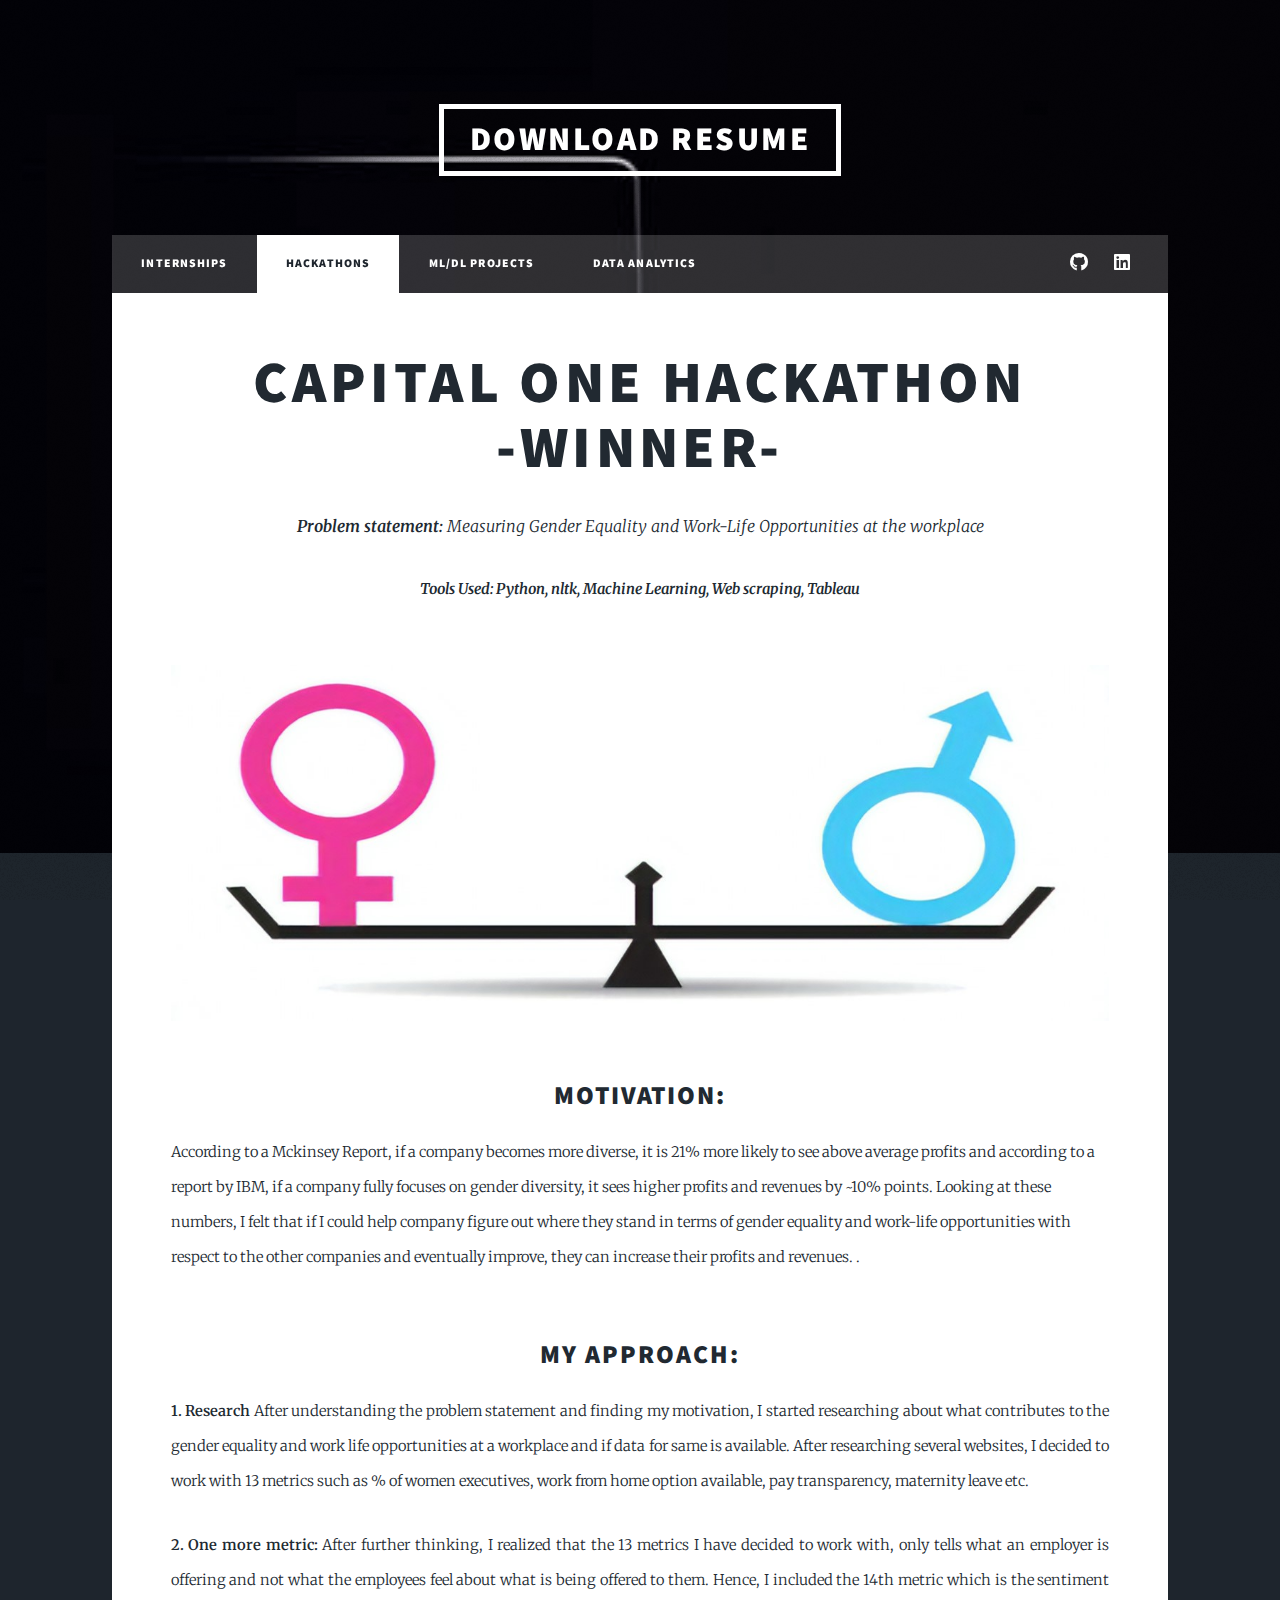
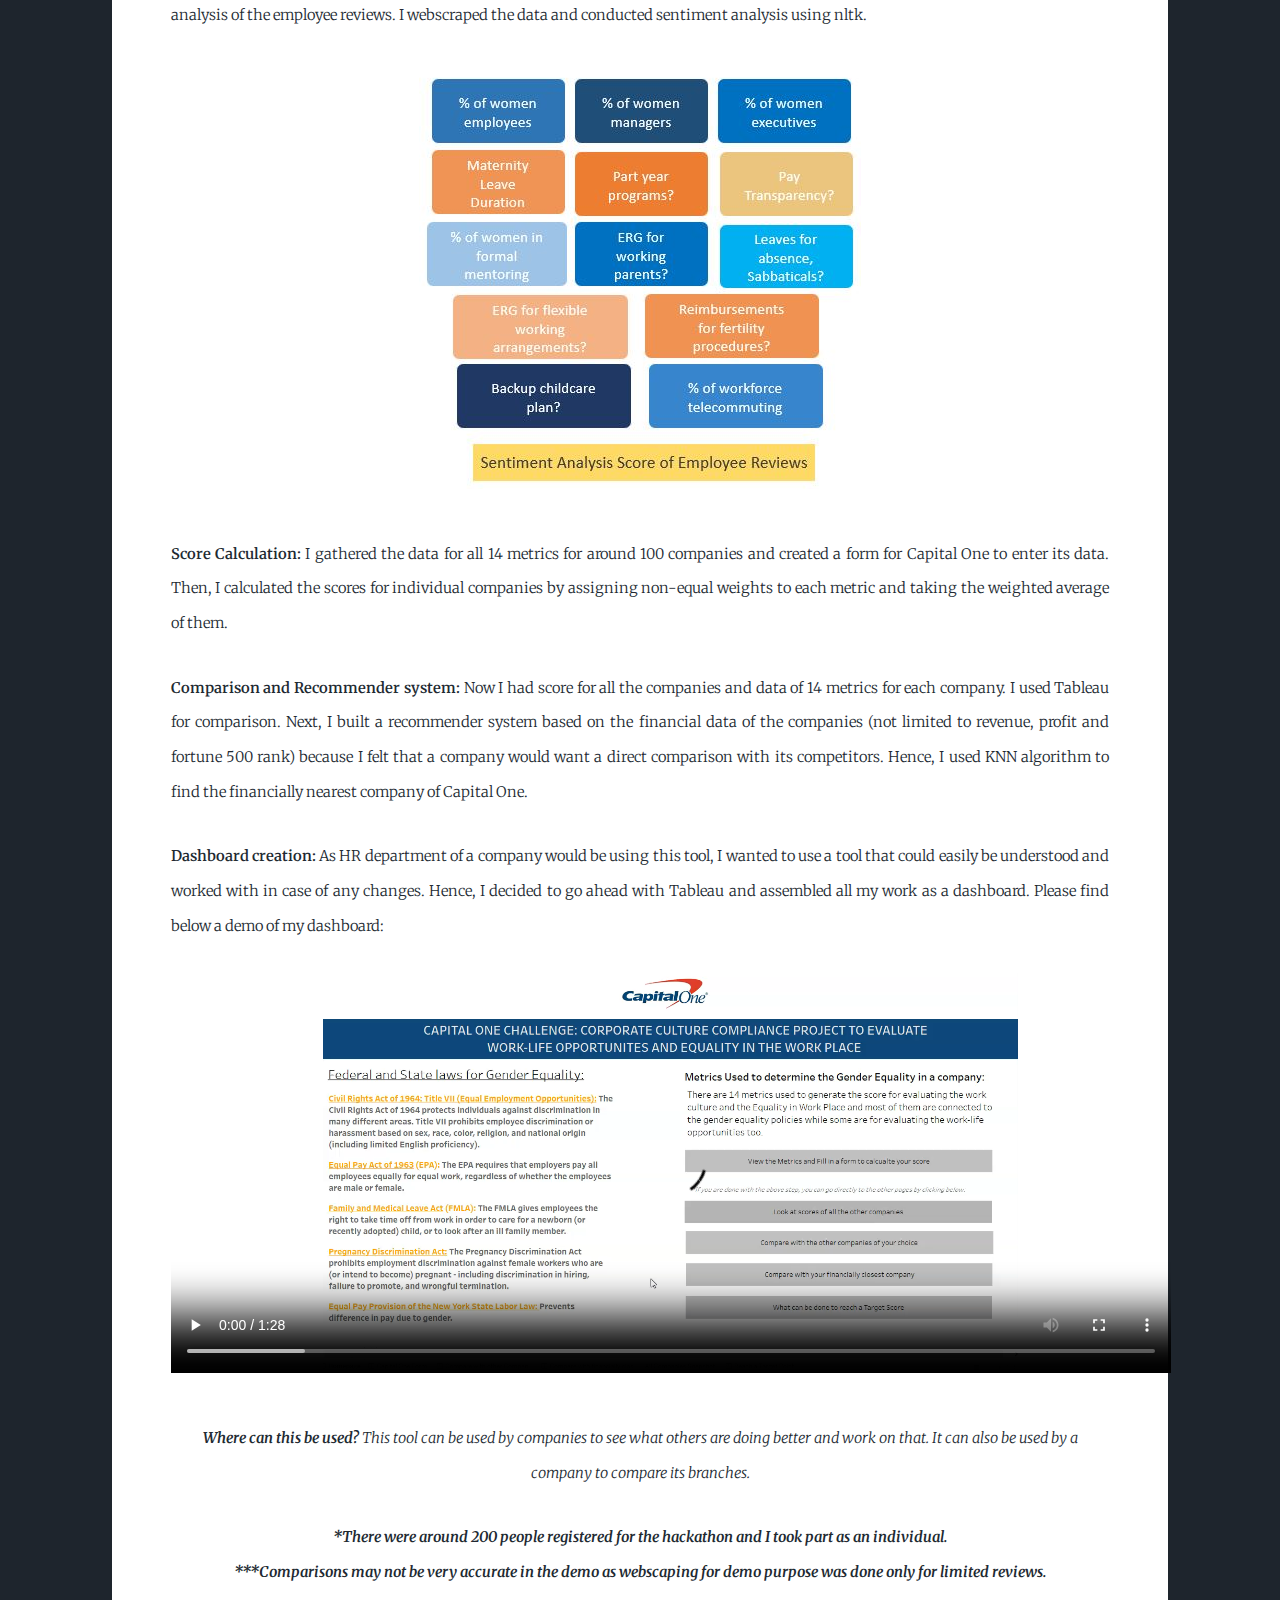
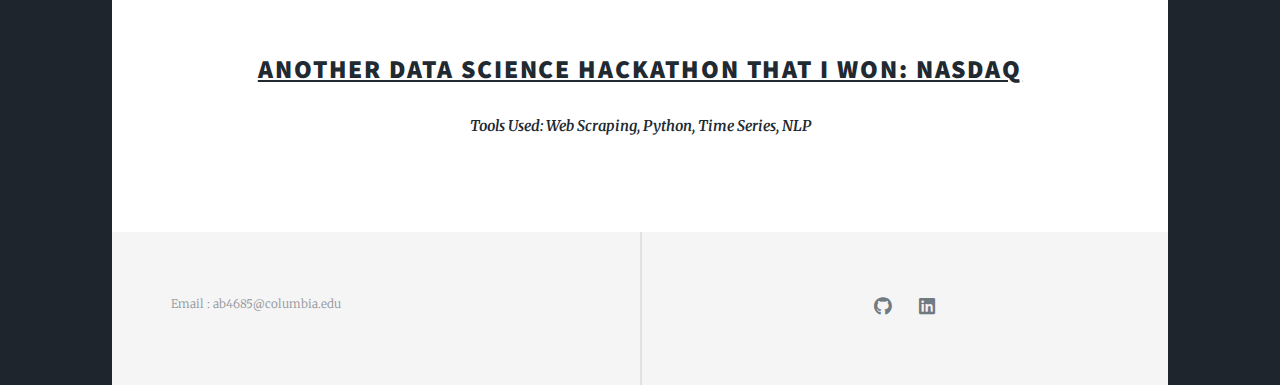
<file: generic.html>
<!DOCTYPE HTML>
<!--
	Massively by HTML5 UP
	html5up.net | @ajlkn
	Free for personal and commercial use under the CCA 3.0 license (html5up.net/license)
-->
<html>
	<head>
		<title>Ankita Bhardwaj portfolio</title>
		<meta charset="utf-8" />
		<meta name="viewport" content="width=device-width, initial-scale=1, user-scalable=no" />
		<link rel="stylesheet" href="assets/css/main.css" />
		<noscript><link rel="stylesheet" href="assets/css/noscript.css" /></noscript>
	</head>
	<body class="is-preload">

		<!-- Wrapper -->
			<div id="wrapper">

				<!-- Header -->
					<header id="header">
						<a href="resume.pdf" class="logo">Download Resume</a>
					</header>

				<!-- Nav -->
					<nav id="nav">
						<ul class="links">
							<li><a href="index.html">Internships</a></li>
							<li class="active"><a href="generic.html">Hackathons</a></li>
							<li><a href="elements.html">ML/DL projects</a></li>
							<li><a href="elements2.html">Data Analytics</a></li>
						</ul>
						<ul class="icons">
							<li><a href="https://github.com/ankita-bhardwaj" class="icon brands fa-github"><span class="label">GitHub</span></a></li>
							<li><a href="https://www.linkedin.com/in/ankitabhardwaj38/" class="icon brands fa-linkedin"><span class="label">linkedin</span></a></li>
							
						</ul>
					</nav>
					

				<!-- Main -->
					<div id="main">

						<!-- Post -->
							<section >
								<header class="major">
									<h1>Capital One Hackathon</br>-Winner-</h1>
									<p><b>Problem statement:</b> Measuring Gender Equality and Work-Life Opportunities at the workplace</p>
									<p><b>Tools Used: Python, nltk, Machine Learning, Web scraping, Tableau</b></p>
								</header>
								<div class="image main"><img src="images/gender.jpg" alt="" /></div>
								<p><h2 align="center">Motivation: </h2>According to a Mckinsey Report, if a company becomes more diverse, it is 21% more likely to see above average profits and according to a report by IBM, if a company fully focuses on gender diversity, it sees higher profits and revenues by ~10% points.
									Looking at these numbers, I felt that if I could help company figure out where they stand in terms of gender equality and work-life opportunities with respect to the other companies and eventually improve, they can increase their profits and revenues.									.</p>
								</br>
								<h2 align="center">My approach:</h2>
								<p><b>1. Research</b> After understanding the problem statement and finding my motivation, I started researching about what contributes to the gender equality and work life opportunities at a workplace and if data for same is available. After researching several websites, I decided to work with 13 metrics such as % of women executives, work from home option available, pay transparency, maternity leave etc. </p>
								<p><b>2. One more metric:</b> After further thinking, I realized that the 13 metrics I have decided to work with, only tells what an employer is offering
								 and not what the employees feel about what is being offered to them. Hence, I included the 14th metric which is the sentiment analysis of the employee reviews. I webscraped the data and conducted sentiment analysis using nltk.</p>
								 
								 <div align="center"><img src="images/metrics.JPG" alt="" /></div></br>
								 <p><b>Score Calculation: </b>I gathered the data for all 14 metrics for around 100 companies and created a form for Capital One to enter its data.
								Then, I calculated the scores for individual companies by assigning non-equal weights to each metric and taking the weighted average of them.</p>
								
								 <p><b>Comparison and Recommender system: </b> Now I had score for all the companies and data of 14 metrics for each company. I used Tableau for comparison. Next, I built a recommender system based on the financial data of the companies (not limited to revenue, profit and fortune 500 rank) because I felt that a company would want a direct comparison with its competitors. Hence, I used KNN algorithm to find the financially nearest company of Capital One. </p>
								 <p><b>Dashboard creation: </b>As HR department of a company would be using this tool, I wanted to use a tool that could easily be understood and worked with in case of any changes. Hence, I decided to go ahead with Tableau and assembled all my work as a dashboard. Please find below a demo of my dashboard: </p>
								 <video align= "center" width="1000" height="400" controls>
									<source src="demo.mp4" type="video/mp4">
		
								  Your browser does not support the video tag.
								  </video>
								</br>
							</br>
							<header class="major">
								<p><b>Where can this be used? </b>This tool can be used by companies to see what others are doing better and work on that. It can also be used by a company to compare its branches.</p>
								<p><b>*There were around 200 people registered for the hackathon and I took part as an individual.</b></br><b>***Comparisons may not be very accurate in the demo as webscaping for demo purpose was done only for limited reviews.</b></p></br>	

					
					<h2 align="center"><u>Another Data Science Hackathon that I Won: Nasdaq</u></h2>
					<p align="center"><b align="center">Tools Used: Web Scraping, Python, Time Series, NLP </b></p>
				</header>

					
					
					</section>

								

					</div>

				<footer id="footer">
			

							<section>
								<p>Email : ab4685@columbia.edu</p>
							</section>
							<section>
								<ul class="icons">
									<li><a href="https://github.com/ankita-bhardwaj" class="icon brands fa-github"><span class="label">GitHub</span></a></li>
									<li><a href="https://www.linkedin.com/in/ankitabhardwaj38/" class="icon brands fa-linkedin"><span class="label">linkedin</span></a></li>
									
								</ul>
							</section>
		
					</footer>

			</div>

		<!-- Scripts -->
			<script src="assets/js/jquery.min.js"></script>
			<script src="assets/js/jquery.scrollex.min.js"></script>
			<script src="assets/js/jquery.scrolly.min.js"></script>
			<script src="assets/js/browser.min.js"></script>
			<script src="assets/js/breakpoints.min.js"></script>
			<script src="assets/js/util.js"></script>
			<script src="assets/js/main.js"></script>

	</body>
</html>
</file>
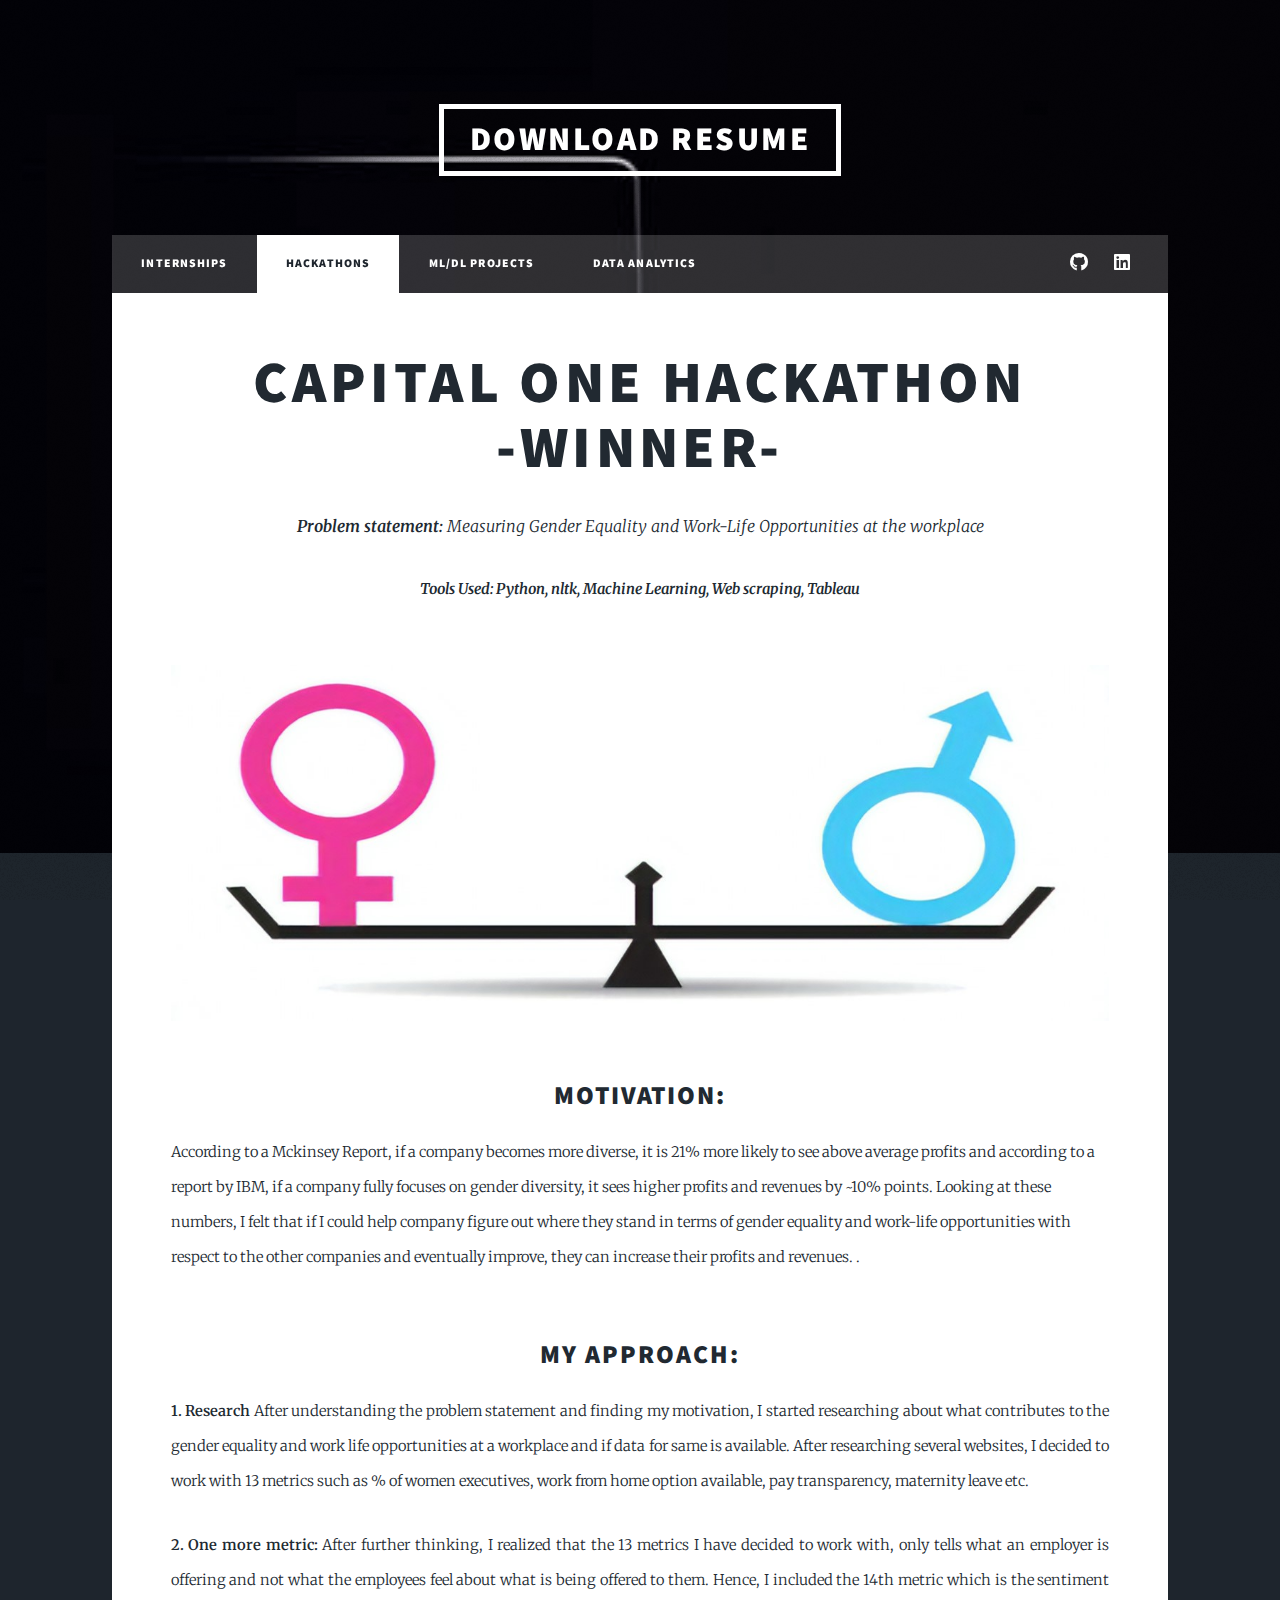
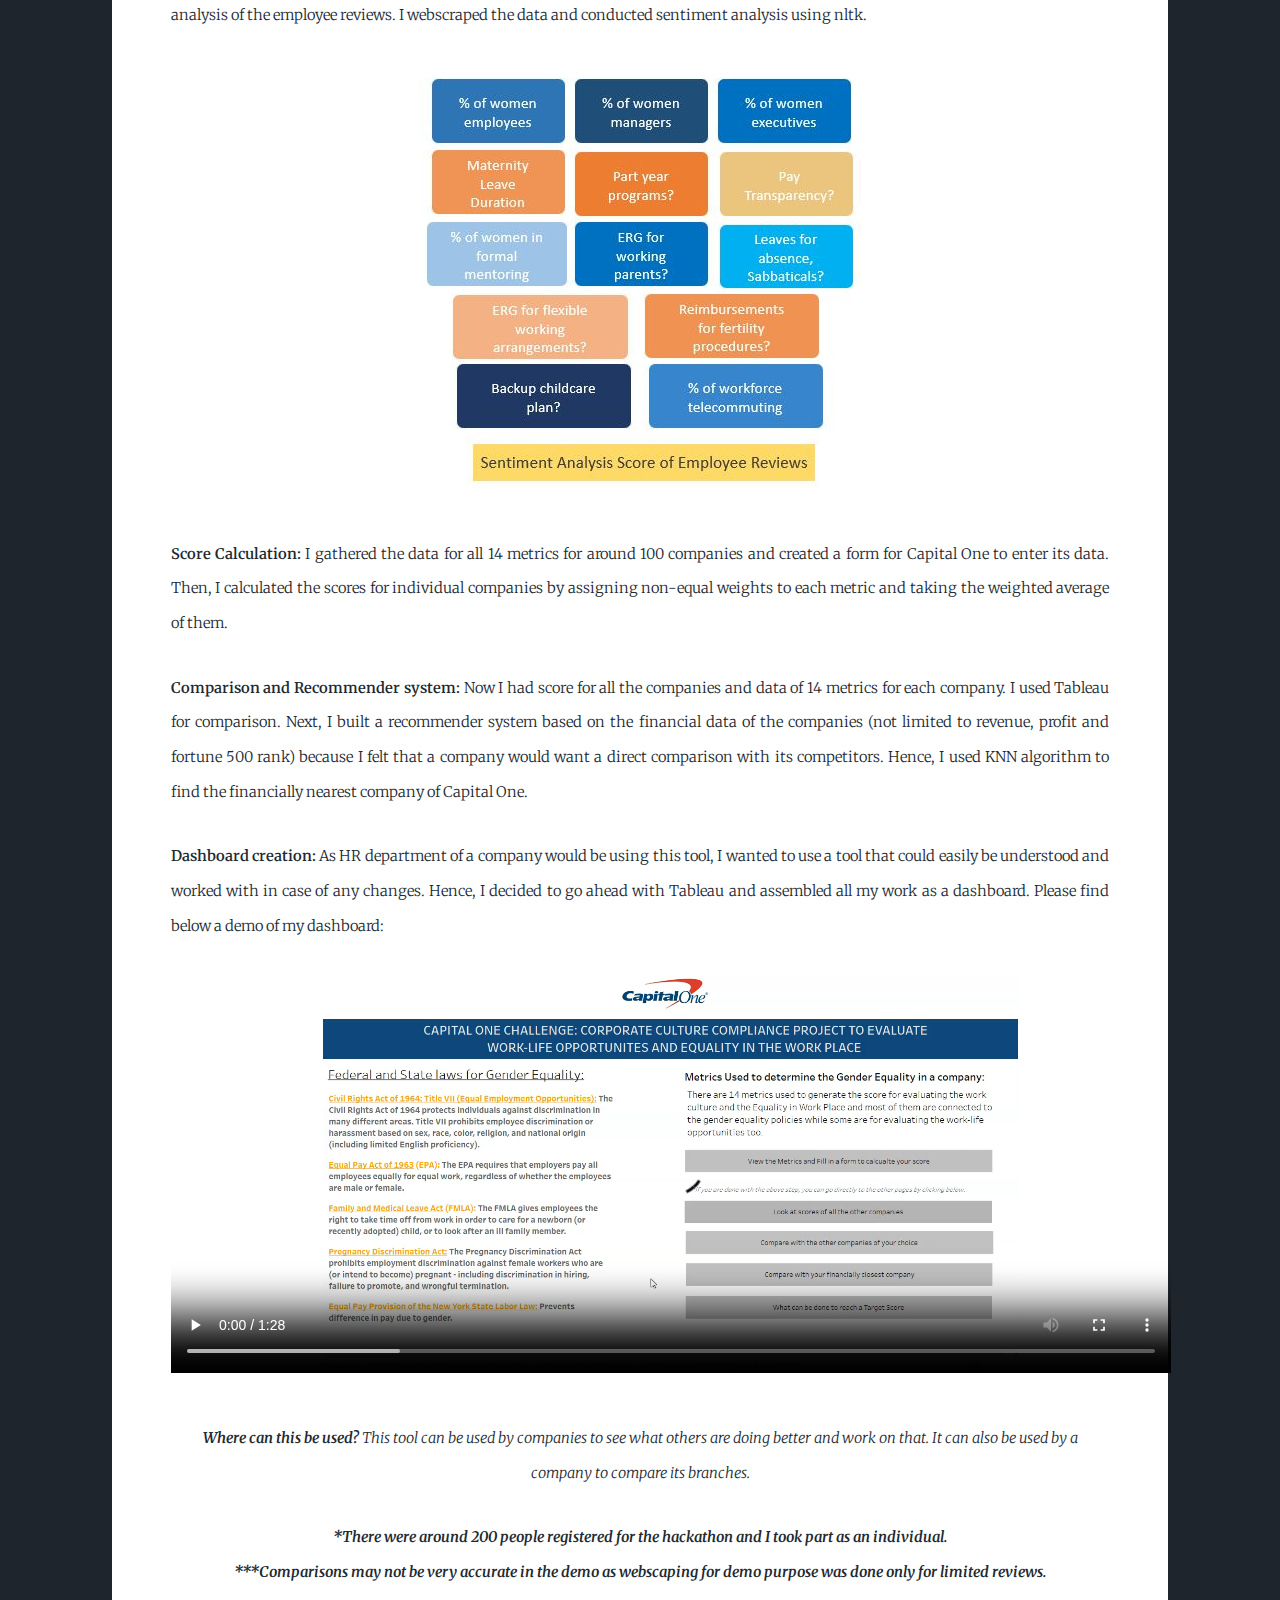
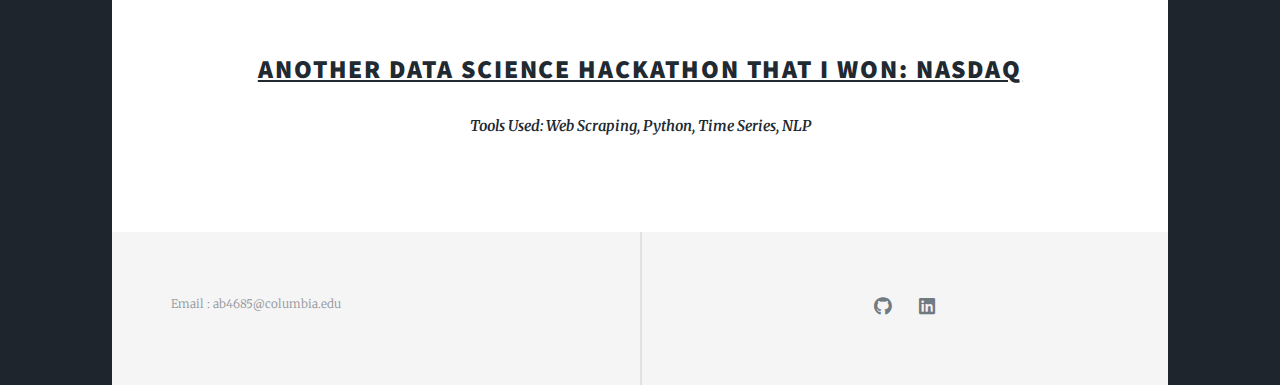
<file: hackathons.html>
<!DOCTYPE HTML>
<!--
	Massively by HTML5 UP
	html5up.net | @ajlkn
	Free for personal and commercial use under the CCA 3.0 license (html5up.net/license)
-->
<html>
	<head>
		<title>Ankita Bhardwaj portfolio</title>
		<meta charset="utf-8" />
		<meta name="viewport" content="width=device-width, initial-scale=1, user-scalable=no" />
		<link rel="stylesheet" href="assets/css/main.css" />
		<noscript><link rel="stylesheet" href="assets/css/noscript.css" /></noscript>
	</head>
	<body class="is-preload">

		<!-- Wrapper -->
			<div id="wrapper">

				<!-- Header -->
					<header id="header">
						<a href="resume.pdf" class="logo">Download Resume</a>
					</header>

				<!-- Nav -->
					<nav id="nav">
						<ul class="links">
							<li><a href="index.html">Internships</a></li>
							<li class="active"><a href="hackathons.html">Hackathons</a></li>
							<li><a href="mldl.html">ML/DL projects</a></li>
							<li><a href="da.html">Data Analytics</a></li>
						</ul>
						<ul class="icons">
							<li><a href="https://github.com/ankita-bhardwaj" class="icon brands fa-github"><span class="label">GitHub</span></a></li>
							<li><a href="https://www.linkedin.com/in/ankitabhardwaj38/" class="icon brands fa-linkedin"><span class="label">linkedin</span></a></li>
							
						</ul>
					</nav>
					

				<!-- Main -->
					<div id="main">

						<!-- Post -->
							<section >
								<header class="major">
									<h1>Capital One Hackathon</br>-Winner-</h1>
									<p><b>Problem statement:</b> Measuring Gender Equality and Work-Life Opportunities at the workplace</p>
									<p><b>Tools Used: Python, nltk, Machine Learning, Web scraping, Tableau</b></p>
								</header>
								<div class="image main"><img src="images/gender.jpg" alt="" /></div>
								<p><h2 align="center">Motivation: </h2>According to a Mckinsey Report, if a company becomes more diverse, it is 21% more likely to see above average profits and according to a report by IBM, if a company fully focuses on gender diversity, it sees higher profits and revenues by ~10% points.
									Looking at these numbers, I felt that if I could help company figure out where they stand in terms of gender equality and work-life opportunities with respect to the other companies and eventually improve, they can increase their profits and revenues.									.</p>
								</br>
								<h2 align="center">My approach:</h2>
								<p><b>1. Research</b> After understanding the problem statement and finding my motivation, I started researching about what contributes to the gender equality and work life opportunities at a workplace and if data for same is available. After researching several websites, I decided to work with 13 metrics such as % of women executives, work from home option available, pay transparency, maternity leave etc. </p>
								<p><b>2. One more metric:</b> After further thinking, I realized that the 13 metrics I have decided to work with, only tells what an employer is offering
								 and not what the employees feel about what is being offered to them. Hence, I included the 14th metric which is the sentiment analysis of the employee reviews. I webscraped the data and conducted sentiment analysis using nltk.</p>
								 
								 <div align="center"><img src="images/metrics.JPG" alt="" /></div></br>
								 <p><b>Score Calculation: </b>I gathered the data for all 14 metrics for around 100 companies and created a form for Capital One to enter its data.
								Then, I calculated the scores for individual companies by assigning non-equal weights to each metric and taking the weighted average of them.</p>
								
								 <p><b>Comparison and Recommender system: </b> Now I had score for all the companies and data of 14 metrics for each company. I used Tableau for comparison. Next, I built a recommender system based on the financial data of the companies (not limited to revenue, profit and fortune 500 rank) because I felt that a company would want a direct comparison with its competitors. Hence, I used KNN algorithm to find the financially nearest company of Capital One. </p>
								 <p><b>Dashboard creation: </b>As HR department of a company would be using this tool, I wanted to use a tool that could easily be understood and worked with in case of any changes. Hence, I decided to go ahead with Tableau and assembled all my work as a dashboard. Please find below a demo of my dashboard: </p>
								 <video align= "center" width="1000" height="400" controls>
									<source src="demo.mp4" type="video/mp4">
		
								  Your browser does not support the video tag.
								  </video>
								</br>
							</br>
							<header class="major">
								<p><b>Where can this be used? </b>This tool can be used by companies to see what others are doing better and work on that. It can also be used by a company to compare its branches.</p>
								<p><b>*There were around 200 people registered for the hackathon and I took part as an individual.</b></br><b>***Comparisons may not be very accurate in the demo as webscaping for demo purpose was done only for limited reviews.</b></p></br>	

					
					<h2 align="center"><u>Another Data Science Hackathon that I Won: Nasdaq</u></h2>
					<p align="center"><b align="center">Tools Used: Web Scraping, Python, Time Series, NLP </b></p>
				</header>

					
					
					</section>

								

					</div>

				<footer id="footer">
			

							<section>
								<p>Email : ab4685@columbia.edu</p>
							</section>
							<section>
								<ul class="icons">
									<li><a href="https://github.com/ankita-bhardwaj" class="icon brands fa-github"><span class="label">GitHub</span></a></li>
									<li><a href="https://www.linkedin.com/in/ankitabhardwaj38/" class="icon brands fa-linkedin"><span class="label">linkedin</span></a></li>
									
								</ul>
							</section>
		
					</footer>

			</div>

		<!-- Scripts -->
			<script src="assets/js/jquery.min.js"></script>
			<script src="assets/js/jquery.scrollex.min.js"></script>
			<script src="assets/js/jquery.scrolly.min.js"></script>
			<script src="assets/js/browser.min.js"></script>
			<script src="assets/js/breakpoints.min.js"></script>
			<script src="assets/js/util.js"></script>
			<script src="assets/js/main.js"></script>

	</body>
</html>
</file>
<file: assets/css/main.css>
@import url(fontawesome-all.min.css);
@import url("https://fonts.googleapis.com/css?family=Merriweather:300,700,300italic,700italic|Source+Sans+Pro:900");

/*
	Massively by HTML5 UP
	html5up.net | @ajlkn
	Free for personal and commercial use under the CCA 3.0 license (html5up.net/license)
*/

html, body, div, span, applet, object,
iframe, h1, h2, h3, h4, h5, h6, p, blockquote,
pre, a, abbr, acronym, address, big, cite,
code, del, dfn, em, img, ins, kbd, q, s, samp,
small, strike, strong, sub, sup, tt, var, b,
u, i, center, dl, dt, dd, ol, ul, li, fieldset,
form, label, legend, table, caption, tbody,
tfoot, thead, tr, th, td, article, aside,
canvas, details, embed, figure, figcaption,
footer, header, hgroup, menu, nav, output, ruby,
section, summary, time, mark, audio, video {
	margin: 0;
	padding: 0;
	border: 0;
	font-size: 100%;
	font: inherit;
	vertical-align: baseline;}

article, aside, details, figcaption, figure,
footer, header, hgroup, menu, nav, section {
	display: block;}

body {
	line-height: 1;
}

ol, ul {
	list-style: none;
}

blockquote, q {
	quotes: none;
}

	blockquote:before, blockquote:after, q:before, q:after {
		content: '';
		content: none;
	}

table {
	border-collapse: collapse;
	border-spacing: 0;
}

body {
	-webkit-text-size-adjust: none;
}

mark {
	background-color: transparent;
	color: inherit;
}

input::-moz-focus-inner {
	border: 0;
	padding: 0;
}

input, select, textarea {
	-moz-appearance: none;
	-webkit-appearance: none;
	-ms-appearance: none;
	appearance: none;
}

/* Basic */

	@-ms-viewport {
		width: device-width;
	}

	body {
		-ms-overflow-style: scrollbar;
	}

	@media screen and (max-width: 480px) {

		html, body {
			min-width: 320px;
		}

	}

	html {
		box-sizing: border-box;
	}

	*, *:before, *:after {
		box-sizing: inherit;
	}

	body {
		background-color: #1e252d;
	}

		body.is-preload *, body.is-preload *:before, body.is-preload *:after {
			-moz-animation: none !important;
			-webkit-animation: none !important;
			-ms-animation: none !important;
			animation: none !important;
			-moz-transition: none !important;
			-webkit-transition: none !important;
			-ms-transition: none !important;
			transition: none !important;
		}

/* Type */

	html {
		font-size: 16pt;
	}

		@media screen and (max-width: 1680px) {

			html {
				font-size: 12pt;
			}

		}

		@media screen and (max-width: 1280px) {

			html {
				font-size: 11pt;
			}

		}

		@media screen and (max-width: 360px) {

			html {
				font-size: 10pt;
			}

		}

	body {
		color: #212931;
	}

	body, input, select, textarea {
		font-family: "Merriweather", Georgia, serif;
		font-weight: 300;
		font-size: 1rem;
		line-height: 2.375;
	}

	a {
		-moz-transition: color 0.2s ease-in-out, background-color 0.2s ease-in-out, border-color 0.2s ease-in-out, box-shadow 0.2s ease-in-out;
		-webkit-transition: color 0.2s ease-in-out, background-color 0.2s ease-in-out, border-color 0.2s ease-in-out, box-shadow 0.2s ease-in-out;
		-ms-transition: color 0.2s ease-in-out, background-color 0.2s ease-in-out, border-color 0.2s ease-in-out, box-shadow 0.2s ease-in-out;
		transition: color 0.2s ease-in-out, background-color 0.2s ease-in-out, border-color 0.2s ease-in-out, box-shadow 0.2s ease-in-out;
		border-bottom: dotted 1px;
		text-decoration: none;
	}

		a:hover {
			border-bottom-color: transparent;
		}

	strong, b {
		font-weight: 600;
	}

	em, i {
		font-style: italic;
	}

	p {
		text-align: justify;
		margin: 0 0 2rem 0;
	}

	h1, h2, h3, h4, h5, h6 {
		font-family: "Source Sans Pro", Helvetica, sans-serif;
		font-weight: 900;
		line-height: 1.5;
		letter-spacing: 0.075em;
		text-transform: uppercase;
		margin: 0 0 1rem 0;
	}

		h1 a, h2 a, h3 a, h4 a, h5 a, h6 a {
			border-bottom: 0;
			color: inherit;
			text-decoration: none;
		}

	h1 {
		font-size: 4rem;
		line-height: 1.1;
		margin: 0 0 2rem 0;
	}

	h2 {
		font-size: 1.75rem;
		line-height: 1.3;
		margin: 0 0 1.5rem 0;
	}

	h3 {
		font-size: 1.25rem;
		margin: 0 0 1.5rem 0;
	}

	h4 {
		font-size: 1rem;
	}

	h5 {
		font-size: 0.9rem;
	}

	h6 {
		font-size: 0.8rem;
	}

	sub {
		font-size: 0.8rem;
		position: relative;
		top: 0.5rem;
	}

	sup {
		font-size: 0.8rem;
		position: relative;
		top: -0.5rem;
	}

	blockquote {
		border-left: solid 4px;
		font-style: italic;
		margin: 0 0 2rem 0;
		padding: 0.5rem 0 0.5rem 2rem;
	}

	code {
		border: solid 2px;
		font-family: "Courier New", monospace;
		font-size: 0.9rem;
		margin: 0 0.25rem;
		padding: 0.25rem 0.65rem;
	}

	pre {
		-webkit-overflow-scrolling: touch;
		font-family: "Courier New", monospace;
		font-size: 0.9rem;
		margin: 0 0 2rem 0;
	}

		pre code {
			display: block;
			line-height: 1.75;
			padding: 1rem 1.5rem;
			overflow-x: auto;
		}

	hr {
		border: 0;
		border-bottom: solid 2px;
		margin: 3rem 0;
	}

		hr.major {
			margin: 5rem 0;
		}

	.align-left {
		text-align: left;
	}

	.align-center {
		text-align: center;
	}

	.align-right {
		text-align: right;
	}

	input, select, textarea {
		color: #212931;
	}

	a {
		color: #212931;
		border-bottom-color: rgba(33, 41, 49, 0.5);
	}

		a:hover {
			border-bottom-color: transparent;
			color: #18bfef !important;
		}

	strong, b {
		color: #212931;
	}

	h1, h2, h3, h4, h5, h6 {
		color: #212931;
	}

	blockquote {
		border-left-color: #eeeeee;
	}

	code {
		background: rgba(220, 220, 220, 0.25);
		border-color: #eeeeee;
	}

	hr {
		border-bottom-color: #eeeeee;
	}

/* Row */

	.row {
		display: flex;
		flex-wrap: wrap;
		box-sizing: border-box;
		align-items: stretch;
	}

		.row > * {
			box-sizing: border-box;
		}

		.row.gtr-uniform > * > :last-child {
			margin-bottom: 0;
		}

		.row.aln-left {
			justify-content: flex-start;
		}

		.row.aln-center {
			justify-content: center;
		}

		.row.aln-right {
			justify-content: flex-end;
		}

		.row.aln-top {
			align-items: flex-start;
		}

		.row.aln-middle {
			align-items: center;
		}

		.row.aln-bottom {
			align-items: flex-end;
		}

		.row > .imp {
			order: -1;
		}

		.row > .col-1 {
			width: 8.33333%;
		}

		.row > .off-1 {
			margin-left: 8.33333%;
		}

		.row > .col-2 {
			width: 16.66667%;
		}

		.row > .off-2 {
			margin-left: 16.66667%;
		}

		.row > .col-3 {
			width: 25%;
		}

		.row > .off-3 {
			margin-left: 25%;
		}

		.row > .col-4 {
			width: 33.33333%;
		}

		.row > .off-4 {
			margin-left: 33.33333%;
		}

		.row > .col-5 {
			width: 41.66667%;
		}

		.row > .off-5 {
			margin-left: 41.66667%;
		}

		.row > .col-6 {
			width: 50%;
		}

		.row > .off-6 {
			margin-left: 50%;
		}

		.row > .col-7 {
			width: 58.33333%;
		}

		.row > .off-7 {
			margin-left: 58.33333%;
		}

		.row > .col-8 {
			width: 66.66667%;
		}

		.row > .off-8 {
			margin-left: 66.66667%;
		}

		.row > .col-9 {
			width: 75%;
		}

		.row > .off-9 {
			margin-left: 75%;
		}

		.row > .col-10 {
			width: 83.33333%;
		}

		.row > .off-10 {
			margin-left: 83.33333%;
		}

		.row > .col-11 {
			width: 91.66667%;
		}

		.row > .off-11 {
			margin-left: 91.66667%;
		}

		.row > .col-12 {
			width: 100%;
		}

		.row > .off-12 {
			margin-left: 100%;
		}

		.row.gtr-0 {
			margin-top: 0;
			margin-left: 0rem;
		}

			.row.gtr-0 > * {
				padding: 0 0 0 0rem;
			}

			.row.gtr-0.gtr-uniform {
				margin-top: 0rem;
			}

				.row.gtr-0.gtr-uniform > * {
					padding-top: 0rem;
				}

		.row.gtr-25 {
			margin-top: 0;
			margin-left: -0.375rem;
		}

			.row.gtr-25 > * {
				padding: 0 0 0 0.375rem;
			}

			.row.gtr-25.gtr-uniform {
				margin-top: -0.375rem;
			}

				.row.gtr-25.gtr-uniform > * {
					padding-top: 0.375rem;
				}

		.row.gtr-50 {
			margin-top: 0;
			margin-left: -0.75rem;
		}

			.row.gtr-50 > * {
				padding: 0 0 0 0.75rem;
			}

			.row.gtr-50.gtr-uniform {
				margin-top: -0.75rem;
			}

				.row.gtr-50.gtr-uniform > * {
					padding-top: 0.75rem;
				}

		.row {
			margin-top: 0;
			margin-left: -1.5rem;
		}

			.row > * {
				padding: 0 0 0 1.5rem;
			}

			.row.gtr-uniform {
				margin-top: -1.5rem;
			}

				.row.gtr-uniform > * {
					padding-top: 1.5rem;
				}

		.row.gtr-150 {
			margin-top: 0;
			margin-left: -2.25rem;
		}

			.row.gtr-150 > * {
				padding: 0 0 0 2.25rem;
			}

			.row.gtr-150.gtr-uniform {
				margin-top: -2.25rem;
			}

				.row.gtr-150.gtr-uniform > * {
					padding-top: 2.25rem;
				}

		.row.gtr-200 {
			margin-top: 0;
			margin-left: -3rem;
		}

			.row.gtr-200 > * {
				padding: 0 0 0 3rem;
			}

			.row.gtr-200.gtr-uniform {
				margin-top: -3rem;
			}

				.row.gtr-200.gtr-uniform > * {
					padding-top: 3rem;
				}

		@media screen and (max-width: 1680px) {

			.row {
				display: flex;
				flex-wrap: wrap;
				box-sizing: border-box;
				align-items: stretch;
			}

				.row > * {
					box-sizing: border-box;
				}

				.row.gtr-uniform > * > :last-child {
					margin-bottom: 0;
				}

				.row.aln-left {
					justify-content: flex-start;
				}

				.row.aln-center {
					justify-content: center;
				}

				.row.aln-right {
					justify-content: flex-end;
				}

				.row.aln-top {
					align-items: flex-start;
				}

				.row.aln-middle {
					align-items: center;
				}

				.row.aln-bottom {
					align-items: flex-end;
				}

				.row > .imp-xlarge {
					order: -1;
				}

				.row > .col-1-xlarge {
					width: 8.33333%;
				}

				.row > .off-1-xlarge {
					margin-left: 8.33333%;
				}

				.row > .col-2-xlarge {
					width: 16.66667%;
				}

				.row > .off-2-xlarge {
					margin-left: 16.66667%;
				}

				.row > .col-3-xlarge {
					width: 25%;
				}

				.row > .off-3-xlarge {
					margin-left: 25%;
				}

				.row > .col-4-xlarge {
					width: 33.33333%;
				}

				.row > .off-4-xlarge {
					margin-left: 33.33333%;
				}

				.row > .col-5-xlarge {
					width: 41.66667%;
				}

				.row > .off-5-xlarge {
					margin-left: 41.66667%;
				}

				.row > .col-6-xlarge {
					width: 50%;
				}

				.row > .off-6-xlarge {
					margin-left: 50%;
				}

				.row > .col-7-xlarge {
					width: 58.33333%;
				}

				.row > .off-7-xlarge {
					margin-left: 58.33333%;
				}

				.row > .col-8-xlarge {
					width: 66.66667%;
				}

				.row > .off-8-xlarge {
					margin-left: 66.66667%;
				}

				.row > .col-9-xlarge {
					width: 75%;
				}

				.row > .off-9-xlarge {
					margin-left: 75%;
				}

				.row > .col-10-xlarge {
					width: 83.33333%;
				}

				.row > .off-10-xlarge {
					margin-left: 83.33333%;
				}

				.row > .col-11-xlarge {
					width: 91.66667%;
				}

				.row > .off-11-xlarge {
					margin-left: 91.66667%;
				}

				.row > .col-12-xlarge {
					width: 100%;
				}

				.row > .off-12-xlarge {
					margin-left: 100%;
				}

				.row.gtr-0 {
					margin-top: 0;
					margin-left: 0rem;
				}

					.row.gtr-0 > * {
						padding: 0 0 0 0rem;
					}

					.row.gtr-0.gtr-uniform {
						margin-top: 0rem;
					}

						.row.gtr-0.gtr-uniform > * {
							padding-top: 0rem;
						}

				.row.gtr-25 {
					margin-top: 0;
					margin-left: -0.375rem;
				}

					.row.gtr-25 > * {
						padding: 0 0 0 0.375rem;
					}

					.row.gtr-25.gtr-uniform {
						margin-top: -0.375rem;
					}

						.row.gtr-25.gtr-uniform > * {
							padding-top: 0.375rem;
						}

				.row.gtr-50 {
					margin-top: 0;
					margin-left: -0.75rem;
				}

					.row.gtr-50 > * {
						padding: 0 0 0 0.75rem;
					}

					.row.gtr-50.gtr-uniform {
						margin-top: -0.75rem;
					}

						.row.gtr-50.gtr-uniform > * {
							padding-top: 0.75rem;
						}

				.row {
					margin-top: 0;
					margin-left: -1.5rem;
				}

					.row > * {
						padding: 0 0 0 1.5rem;
					}

					.row.gtr-uniform {
						margin-top: -1.5rem;
					}

						.row.gtr-uniform > * {
							padding-top: 1.5rem;
						}

				.row.gtr-150 {
					margin-top: 0;
					margin-left: -2.25rem;
				}

					.row.gtr-150 > * {
						padding: 0 0 0 2.25rem;
					}

					.row.gtr-150.gtr-uniform {
						margin-top: -2.25rem;
					}

						.row.gtr-150.gtr-uniform > * {
							padding-top: 2.25rem;
						}

				.row.gtr-200 {
					margin-top: 0;
					margin-left: -3rem;
				}

					.row.gtr-200 > * {
						padding: 0 0 0 3rem;
					}

					.row.gtr-200.gtr-uniform {
						margin-top: -3rem;
					}

						.row.gtr-200.gtr-uniform > * {
							padding-top: 3rem;
						}

		}

		@media screen and (max-width: 1280px) {

			.row {
				display: flex;
				flex-wrap: wrap;
				box-sizing: border-box;
				align-items: stretch;
			}

				.row > * {
					box-sizing: border-box;
				}

				.row.gtr-uniform > * > :last-child {
					margin-bottom: 0;
				}

				.row.aln-left {
					justify-content: flex-start;
				}

				.row.aln-center {
					justify-content: center;
				}

				.row.aln-right {
					justify-content: flex-end;
				}

				.row.aln-top {
					align-items: flex-start;
				}

				.row.aln-middle {
					align-items: center;
				}

				.row.aln-bottom {
					align-items: flex-end;
				}

				.row > .imp-large {
					order: -1;
				}

				.row > .col-1-large {
					width: 8.33333%;
				}

				.row > .off-1-large {
					margin-left: 8.33333%;
				}

				.row > .col-2-large {
					width: 16.66667%;
				}

				.row > .off-2-large {
					margin-left: 16.66667%;
				}

				.row > .col-3-large {
					width: 25%;
				}

				.row > .off-3-large {
					margin-left: 25%;
				}

				.row > .col-4-large {
					width: 33.33333%;
				}

				.row > .off-4-large {
					margin-left: 33.33333%;
				}

				.row > .col-5-large {
					width: 41.66667%;
				}

				.row > .off-5-large {
					margin-left: 41.66667%;
				}

				.row > .col-6-large {
					width: 50%;
				}

				.row > .off-6-large {
					margin-left: 50%;
				}

				.row > .col-7-large {
					width: 58.33333%;
				}

				.row > .off-7-large {
					margin-left: 58.33333%;
				}

				.row > .col-8-large {
					width: 66.66667%;
				}

				.row > .off-8-large {
					margin-left: 66.66667%;
				}

				.row > .col-9-large {
					width: 75%;
				}

				.row > .off-9-large {
					margin-left: 75%;
				}

				.row > .col-10-large {
					width: 83.33333%;
				}

				.row > .off-10-large {
					margin-left: 83.33333%;
				}

				.row > .col-11-large {
					width: 91.66667%;
				}

				.row > .off-11-large {
					margin-left: 91.66667%;
				}

				.row > .col-12-large {
					width: 100%;
				}

				.row > .off-12-large {
					margin-left: 100%;
				}

				.row.gtr-0 {
					margin-top: 0;
					margin-left: 0rem;
				}

					.row.gtr-0 > * {
						padding: 0 0 0 0rem;
					}

					.row.gtr-0.gtr-uniform {
						margin-top: 0rem;
					}

						.row.gtr-0.gtr-uniform > * {
							padding-top: 0rem;
						}

				.row.gtr-25 {
					margin-top: 0;
					margin-left: -0.375rem;
				}

					.row.gtr-25 > * {
						padding: 0 0 0 0.375rem;
					}

					.row.gtr-25.gtr-uniform {
						margin-top: -0.375rem;
					}

						.row.gtr-25.gtr-uniform > * {
							padding-top: 0.375rem;
						}

				.row.gtr-50 {
					margin-top: 0;
					margin-left: -0.75rem;
				}

					.row.gtr-50 > * {
						padding: 0 0 0 0.75rem;
					}

					.row.gtr-50.gtr-uniform {
						margin-top: -0.75rem;
					}

						.row.gtr-50.gtr-uniform > * {
							padding-top: 0.75rem;
						}

				.row {
					margin-top: 0;
					margin-left: -1.5rem;
				}

					.row > * {
						padding: 0 0 0 1.5rem;
					}

					.row.gtr-uniform {
						margin-top: -1.5rem;
					}

						.row.gtr-uniform > * {
							padding-top: 1.5rem;
						}

				.row.gtr-150 {
					margin-top: 0;
					margin-left: -2.25rem;
				}

					.row.gtr-150 > * {
						padding: 0 0 0 2.25rem;
					}

					.row.gtr-150.gtr-uniform {
						margin-top: -2.25rem;
					}

						.row.gtr-150.gtr-uniform > * {
							padding-top: 2.25rem;
						}

				.row.gtr-200 {
					margin-top: 0;
					margin-left: -3rem;
				}

					.row.gtr-200 > * {
						padding: 0 0 0 3rem;
					}

					.row.gtr-200.gtr-uniform {
						margin-top: -3rem;
					}

						.row.gtr-200.gtr-uniform > * {
							padding-top: 3rem;
						}

		}

		@media screen and (max-width: 980px) {

			.row {
				display: flex;
				flex-wrap: wrap;
				box-sizing: border-box;
				align-items: stretch;
			}

				.row > * {
					box-sizing: border-box;
				}

				.row.gtr-uniform > * > :last-child {
					margin-bottom: 0;
				}

				.row.aln-left {
					justify-content: flex-start;
				}

				.row.aln-center {
					justify-content: center;
				}

				.row.aln-right {
					justify-content: flex-end;
				}

				.row.aln-top {
					align-items: flex-start;
				}

				.row.aln-middle {
					align-items: center;
				}

				.row.aln-bottom {
					align-items: flex-end;
				}

				.row > .imp-medium {
					order: -1;
				}

				.row > .col-1-medium {
					width: 8.33333%;
				}

				.row > .off-1-medium {
					margin-left: 8.33333%;
				}

				.row > .col-2-medium {
					width: 16.66667%;
				}

				.row > .off-2-medium {
					margin-left: 16.66667%;
				}

				.row > .col-3-medium {
					width: 25%;
				}

				.row > .off-3-medium {
					margin-left: 25%;
				}

				.row > .col-4-medium {
					width: 33.33333%;
				}

				.row > .off-4-medium {
					margin-left: 33.33333%;
				}

				.row > .col-5-medium {
					width: 41.66667%;
				}

				.row > .off-5-medium {
					margin-left: 41.66667%;
				}

				.row > .col-6-medium {
					width: 50%;
				}

				.row > .off-6-medium {
					margin-left: 50%;
				}

				.row > .col-7-medium {
					width: 58.33333%;
				}

				.row > .off-7-medium {
					margin-left: 58.33333%;
				}

				.row > .col-8-medium {
					width: 66.66667%;
				}

				.row > .off-8-medium {
					margin-left: 66.66667%;
				}

				.row > .col-9-medium {
					width: 75%;
				}

				.row > .off-9-medium {
					margin-left: 75%;
				}

				.row > .col-10-medium {
					width: 83.33333%;
				}

				.row > .off-10-medium {
					margin-left: 83.33333%;
				}

				.row > .col-11-medium {
					width: 91.66667%;
				}

				.row > .off-11-medium {
					margin-left: 91.66667%;
				}

				.row > .col-12-medium {
					width: 100%;
				}

				.row > .off-12-medium {
					margin-left: 100%;
				}

				.row.gtr-0 {
					margin-top: 0;
					margin-left: 0rem;
				}

					.row.gtr-0 > * {
						padding: 0 0 0 0rem;
					}

					.row.gtr-0.gtr-uniform {
						margin-top: 0rem;
					}

						.row.gtr-0.gtr-uniform > * {
							padding-top: 0rem;
						}

				.row.gtr-25 {
					margin-top: 0;
					margin-left: -0.375rem;
				}

					.row.gtr-25 > * {
						padding: 0 0 0 0.375rem;
					}

					.row.gtr-25.gtr-uniform {
						margin-top: -0.375rem;
					}

						.row.gtr-25.gtr-uniform > * {
							padding-top: 0.375rem;
						}

				.row.gtr-50 {
					margin-top: 0;
					margin-left: -0.75rem;
				}

					.row.gtr-50 > * {
						padding: 0 0 0 0.75rem;
					}

					.row.gtr-50.gtr-uniform {
						margin-top: -0.75rem;
					}

						.row.gtr-50.gtr-uniform > * {
							padding-top: 0.75rem;
						}

				.row {
					margin-top: 0;
					margin-left: -1.5rem;
				}

					.row > * {
						padding: 0 0 0 1.5rem;
					}

					.row.gtr-uniform {
						margin-top: -1.5rem;
					}

						.row.gtr-uniform > * {
							padding-top: 1.5rem;
						}

				.row.gtr-150 {
					margin-top: 0;
					margin-left: -2.25rem;
				}

					.row.gtr-150 > * {
						padding: 0 0 0 2.25rem;
					}

					.row.gtr-150.gtr-uniform {
						margin-top: -2.25rem;
					}

						.row.gtr-150.gtr-uniform > * {
							padding-top: 2.25rem;
						}

				.row.gtr-200 {
					margin-top: 0;
					margin-left: -3rem;
				}

					.row.gtr-200 > * {
						padding: 0 0 0 3rem;
					}

					.row.gtr-200.gtr-uniform {
						margin-top: -3rem;
					}

						.row.gtr-200.gtr-uniform > * {
							padding-top: 3rem;
						}

		}

		@media screen and (max-width: 736px) {

			.row {
				display: flex;
				flex-wrap: wrap;
				box-sizing: border-box;
				align-items: stretch;
			}

				.row > * {
					box-sizing: border-box;
				}

				.row.gtr-uniform > * > :last-child {
					margin-bottom: 0;
				}

				.row.aln-left {
					justify-content: flex-start;
				}

				.row.aln-center {
					justify-content: center;
				}

				.row.aln-right {
					justify-content: flex-end;
				}

				.row.aln-top {
					align-items: flex-start;
				}

				.row.aln-middle {
					align-items: center;
				}

				.row.aln-bottom {
					align-items: flex-end;
				}

				.row > .imp-small {
					order: -1;
				}

				.row > .col-1-small {
					width: 8.33333%;
				}

				.row > .off-1-small {
					margin-left: 8.33333%;
				}

				.row > .col-2-small {
					width: 16.66667%;
				}

				.row > .off-2-small {
					margin-left: 16.66667%;
				}

				.row > .col-3-small {
					width: 25%;
				}

				.row > .off-3-small {
					margin-left: 25%;
				}

				.row > .col-4-small {
					width: 33.33333%;
				}

				.row > .off-4-small {
					margin-left: 33.33333%;
				}

				.row > .col-5-small {
					width: 41.66667%;
				}

				.row > .off-5-small {
					margin-left: 41.66667%;
				}

				.row > .col-6-small {
					width: 50%;
				}

				.row > .off-6-small {
					margin-left: 50%;
				}

				.row > .col-7-small {
					width: 58.33333%;
				}

				.row > .off-7-small {
					margin-left: 58.33333%;
				}

				.row > .col-8-small {
					width: 66.66667%;
				}

				.row > .off-8-small {
					margin-left: 66.66667%;
				}

				.row > .col-9-small {
					width: 75%;
				}

				.row > .off-9-small {
					margin-left: 75%;
				}

				.row > .col-10-small {
					width: 83.33333%;
				}

				.row > .off-10-small {
					margin-left: 83.33333%;
				}

				.row > .col-11-small {
					width: 91.66667%;
				}

				.row > .off-11-small {
					margin-left: 91.66667%;
				}

				.row > .col-12-small {
					width: 100%;
				}

				.row > .off-12-small {
					margin-left: 100%;
				}

				.row.gtr-0 {
					margin-top: 0;
					margin-left: 0rem;
				}

					.row.gtr-0 > * {
						padding: 0 0 0 0rem;
					}

					.row.gtr-0.gtr-uniform {
						margin-top: 0rem;
					}

						.row.gtr-0.gtr-uniform > * {
							padding-top: 0rem;
						}

				.row.gtr-25 {
					margin-top: 0;
					margin-left: -0.375rem;
				}

					.row.gtr-25 > * {
						padding: 0 0 0 0.375rem;
					}

					.row.gtr-25.gtr-uniform {
						margin-top: -0.375rem;
					}

						.row.gtr-25.gtr-uniform > * {
							padding-top: 0.375rem;
						}

				.row.gtr-50 {
					margin-top: 0;
					margin-left: -0.75rem;
				}

					.row.gtr-50 > * {
						padding: 0 0 0 0.75rem;
					}

					.row.gtr-50.gtr-uniform {
						margin-top: -0.75rem;
					}

						.row.gtr-50.gtr-uniform > * {
							padding-top: 0.75rem;
						}

				.row {
					margin-top: 0;
					margin-left: -1.5rem;
				}

					.row > * {
						padding: 0 0 0 1.5rem;
					}

					.row.gtr-uniform {
						margin-top: -1.5rem;
					}

						.row.gtr-uniform > * {
							padding-top: 1.5rem;
						}

				.row.gtr-150 {
					margin-top: 0;
					margin-left: -2.25rem;
				}

					.row.gtr-150 > * {
						padding: 0 0 0 2.25rem;
					}

					.row.gtr-150.gtr-uniform {
						margin-top: -2.25rem;
					}

						.row.gtr-150.gtr-uniform > * {
							padding-top: 2.25rem;
						}

				.row.gtr-200 {
					margin-top: 0;
					margin-left: -3rem;
				}

					.row.gtr-200 > * {
						padding: 0 0 0 3rem;
					}

					.row.gtr-200.gtr-uniform {
						margin-top: -3rem;
					}

						.row.gtr-200.gtr-uniform > * {
							padding-top: 3rem;
						}

		}

		@media screen and (max-width: 480px) {

			.row {
				display: flex;
				flex-wrap: wrap;
				box-sizing: border-box;
				align-items: stretch;
			}

				.row > * {
					box-sizing: border-box;
				}

				.row.gtr-uniform > * > :last-child {
					margin-bottom: 0;
				}

				.row.aln-left {
					justify-content: flex-start;
				}

				.row.aln-center {
					justify-content: center;
				}

				.row.aln-right {
					justify-content: flex-end;
				}

				.row.aln-top {
					align-items: flex-start;
				}

				.row.aln-middle {
					align-items: center;
				}

				.row.aln-bottom {
					align-items: flex-end;
				}

				.row > .imp-xsmall {
					order: -1;
				}

				.row > .col-1-xsmall {
					width: 8.33333%;
				}

				.row > .off-1-xsmall {
					margin-left: 8.33333%;
				}

				.row > .col-2-xsmall {
					width: 16.66667%;
				}

				.row > .off-2-xsmall {
					margin-left: 16.66667%;
				}

				.row > .col-3-xsmall {
					width: 25%;
				}

				.row > .off-3-xsmall {
					margin-left: 25%;
				}

				.row > .col-4-xsmall {
					width: 33.33333%;
				}

				.row > .off-4-xsmall {
					margin-left: 33.33333%;
				}

				.row > .col-5-xsmall {
					width: 41.66667%;
				}

				.row > .off-5-xsmall {
					margin-left: 41.66667%;
				}

				.row > .col-6-xsmall {
					width: 50%;
				}

				.row > .off-6-xsmall {
					margin-left: 50%;
				}

				.row > .col-7-xsmall {
					width: 58.33333%;
				}

				.row > .off-7-xsmall {
					margin-left: 58.33333%;
				}

				.row > .col-8-xsmall {
					width: 66.66667%;
				}

				.row > .off-8-xsmall {
					margin-left: 66.66667%;
				}

				.row > .col-9-xsmall {
					width: 75%;
				}

				.row > .off-9-xsmall {
					margin-left: 75%;
				}

				.row > .col-10-xsmall {
					width: 83.33333%;
				}

				.row > .off-10-xsmall {
					margin-left: 83.33333%;
				}

				.row > .col-11-xsmall {
					width: 91.66667%;
				}

				.row > .off-11-xsmall {
					margin-left: 91.66667%;
				}

				.row > .col-12-xsmall {
					width: 100%;
				}

				.row > .off-12-xsmall {
					margin-left: 100%;
				}

				.row.gtr-0 {
					margin-top: 0;
					margin-left: 0rem;
				}

					.row.gtr-0 > * {
						padding: 0 0 0 0rem;
					}

					.row.gtr-0.gtr-uniform {
						margin-top: 0rem;
					}

						.row.gtr-0.gtr-uniform > * {
							padding-top: 0rem;
						}

				.row.gtr-25 {
					margin-top: 0;
					margin-left: -0.375rem;
				}

					.row.gtr-25 > * {
						padding: 0 0 0 0.375rem;
					}

					.row.gtr-25.gtr-uniform {
						margin-top: -0.375rem;
					}

						.row.gtr-25.gtr-uniform > * {
							padding-top: 0.375rem;
						}

				.row.gtr-50 {
					margin-top: 0;
					margin-left: -0.75rem;
				}

					.row.gtr-50 > * {
						padding: 0 0 0 0.75rem;
					}

					.row.gtr-50.gtr-uniform {
						margin-top: -0.75rem;
					}

						.row.gtr-50.gtr-uniform > * {
							padding-top: 0.75rem;
						}

				.row {
					margin-top: 0;
					margin-left: -1.5rem;
				}

					.row > * {
						padding: 0 0 0 1.5rem;
					}

					.row.gtr-uniform {
						margin-top: -1.5rem;
					}

						.row.gtr-uniform > * {
							padding-top: 1.5rem;
						}

				.row.gtr-150 {
					margin-top: 0;
					margin-left: -2.25rem;
				}

					.row.gtr-150 > * {
						padding: 0 0 0 2.25rem;
					}

					.row.gtr-150.gtr-uniform {
						margin-top: -2.25rem;
					}

						.row.gtr-150.gtr-uniform > * {
							padding-top: 2.25rem;
						}

				.row.gtr-200 {
					margin-top: 0;
					margin-left: -3rem;
				}

					.row.gtr-200 > * {
						padding: 0 0 0 3rem;
					}

					.row.gtr-200.gtr-uniform {
						margin-top: -3rem;
					}

						.row.gtr-200.gtr-uniform > * {
							padding-top: 3rem;
						}

		}

		@media screen and (max-width: 360px) {

			.row {
				display: flex;
				flex-wrap: wrap;
				box-sizing: border-box;
				align-items: stretch;
			}

				.row > * {
					box-sizing: border-box;
				}

				.row.gtr-uniform > * > :last-child {
					margin-bottom: 0;
				}

				.row.aln-left {
					justify-content: flex-start;
				}

				.row.aln-center {
					justify-content: center;
				}

				.row.aln-right {
					justify-content: flex-end;
				}

				.row.aln-top {
					align-items: flex-start;
				}

				.row.aln-middle {
					align-items: center;
				}

				.row.aln-bottom {
					align-items: flex-end;
				}

				.row > .imp-xxsmall {
					order: -1;
				}

				.row > .col-1-xxsmall {
					width: 8.33333%;
				}

				.row > .off-1-xxsmall {
					margin-left: 8.33333%;
				}

				.row > .col-2-xxsmall {
					width: 16.66667%;
				}

				.row > .off-2-xxsmall {
					margin-left: 16.66667%;
				}

				.row > .col-3-xxsmall {
					width: 25%;
				}

				.row > .off-3-xxsmall {
					margin-left: 25%;
				}

				.row > .col-4-xxsmall {
					width: 33.33333%;
				}

				.row > .off-4-xxsmall {
					margin-left: 33.33333%;
				}

				.row > .col-5-xxsmall {
					width: 41.66667%;
				}

				.row > .off-5-xxsmall {
					margin-left: 41.66667%;
				}

				.row > .col-6-xxsmall {
					width: 50%;
				}

				.row > .off-6-xxsmall {
					margin-left: 50%;
				}

				.row > .col-7-xxsmall {
					width: 58.33333%;
				}

				.row > .off-7-xxsmall {
					margin-left: 58.33333%;
				}

				.row > .col-8-xxsmall {
					width: 66.66667%;
				}

				.row > .off-8-xxsmall {
					margin-left: 66.66667%;
				}

				.row > .col-9-xxsmall {
					width: 75%;
				}

				.row > .off-9-xxsmall {
					margin-left: 75%;
				}

				.row > .col-10-xxsmall {
					width: 83.33333%;
				}

				.row > .off-10-xxsmall {
					margin-left: 83.33333%;
				}

				.row > .col-11-xxsmall {
					width: 91.66667%;
				}

				.row > .off-11-xxsmall {
					margin-left: 91.66667%;
				}

				.row > .col-12-xxsmall {
					width: 100%;
				}

				.row > .off-12-xxsmall {
					margin-left: 100%;
				}

				.row.gtr-0 {
					margin-top: 0;
					margin-left: 0rem;
				}

					.row.gtr-0 > * {
						padding: 0 0 0 0rem;
					}

					.row.gtr-0.gtr-uniform {
						margin-top: 0rem;
					}

						.row.gtr-0.gtr-uniform > * {
							padding-top: 0rem;
						}

				.row.gtr-25 {
					margin-top: 0;
					margin-left: -0.375rem;
				}

					.row.gtr-25 > * {
						padding: 0 0 0 0.375rem;
					}

					.row.gtr-25.gtr-uniform {
						margin-top: -0.375rem;
					}

						.row.gtr-25.gtr-uniform > * {
							padding-top: 0.375rem;
						}

				.row.gtr-50 {
					margin-top: 0;
					margin-left: -0.75rem;
				}

					.row.gtr-50 > * {
						padding: 0 0 0 0.75rem;
					}

					.row.gtr-50.gtr-uniform {
						margin-top: -0.75rem;
					}

						.row.gtr-50.gtr-uniform > * {
							padding-top: 0.75rem;
						}

				.row {
					margin-top: 0;
					margin-left: -1.5rem;
				}

					.row > * {
						padding: 0 0 0 1.5rem;
					}

					.row.gtr-uniform {
						margin-top: -1.5rem;
					}

						.row.gtr-uniform > * {
							padding-top: 1.5rem;
						}

				.row.gtr-150 {
					margin-top: 0;
					margin-left: -2.25rem;
				}

					.row.gtr-150 > * {
						padding: 0 0 0 2.25rem;
					}

					.row.gtr-150.gtr-uniform {
						margin-top: -2.25rem;
					}

						.row.gtr-150.gtr-uniform > * {
							padding-top: 2.25rem;
						}

				.row.gtr-200 {
					margin-top: 0;
					margin-left: -3rem;
				}

					.row.gtr-200 > * {
						padding: 0 0 0 3rem;
					}

					.row.gtr-200.gtr-uniform {
						margin-top: -3rem;
					}

						.row.gtr-200.gtr-uniform > * {
							padding-top: 3rem;
						}

		}

/* Box */

	.box {
		border: solid 2px;
		margin-bottom: 2rem;
		padding: 1.5rem;
	}

		.box > :last-child,
		.box > :last-child > :last-child,
		.box > :last-child > :last-child > :last-child {
			margin-bottom: 0;
		}

		.box.alt {
			border: 0;
			border-radius: 0;
			padding: 0;
		}

	.box {
		border-color: #eeeeee;
	}

/* Button */

	input[type="submit"],
	input[type="reset"],
	input[type="button"],
	button,
	.button {
		-moz-appearance: none;
		-webkit-appearance: none;
		-ms-appearance: none;
		appearance: none;
		-moz-transition: background-color 0.2s ease-in-out, box-shadow 0.2s ease-in-out, color 0.2s ease-in-out;
		-webkit-transition: background-color 0.2s ease-in-out, box-shadow 0.2s ease-in-out, color 0.2s ease-in-out;
		-ms-transition: background-color 0.2s ease-in-out, box-shadow 0.2s ease-in-out, color 0.2s ease-in-out;
		transition: background-color 0.2s ease-in-out, box-shadow 0.2s ease-in-out, color 0.2s ease-in-out;
		border: 0;
		border-radius: 0;
		cursor: pointer;
		display: inline-block;
		font-family: "Source Sans Pro", Helvetica, sans-serif;
		font-size: 0.8rem;
		font-weight: 900;
		letter-spacing: 0.075em;
		height: 3rem;
		line-height: 3rem;
		padding: 0 2rem;
		text-align: center;
		text-decoration: none;
		text-transform: uppercase;
		white-space: nowrap;
	}

		input[type="submit"].icon:before,
		input[type="reset"].icon:before,
		input[type="button"].icon:before,
		button.icon:before,
		.button.icon:before {
			margin-right: 0.5rem;
		}

		input[type="submit"].icon.solo,
		input[type="reset"].icon.solo,
		input[type="button"].icon.solo,
		button.icon.solo,
		.button.icon.solo {
			position: relative;
			width: 4rem;
			height: 4rem;
			line-height: 4rem;
			border-radius: 4rem;
			text-indent: 4rem;
			overflow: hidden;
			padding: 0;
			white-space: nowrap;
		}

			input[type="submit"].icon.solo:before,
			input[type="reset"].icon.solo:before,
			input[type="button"].icon.solo:before,
			button.icon.solo:before,
			.button.icon.solo:before {
				position: absolute;
				display: block;
				top: 0;
				left: 0;
				width: inherit;
				height: inherit;
				line-height: inherit;
				font-size: 1.25rem;
				margin-right: 0;
				text-align: center;
				text-indent: 0;
			}

		input[type="submit"].fit,
		input[type="reset"].fit,
		input[type="button"].fit,
		button.fit,
		.button.fit {
			width: 100%;
		}

		input[type="submit"].small,
		input[type="reset"].small,
		input[type="button"].small,
		button.small,
		.button.small {
			font-size: 0.7rem;
			height: 2.5rem;
			line-height: 2.5rem;
			padding: 0 1.5rem;
		}

		input[type="submit"].large,
		input[type="reset"].large,
		input[type="button"].large,
		button.large,
		.button.large {
			font-size: 0.9rem;
			height: 3.5rem;
			line-height: 3.5rem;
			padding: 0 2.75rem;
		}

		@media screen and (max-width: 980px) {

			input[type="submit"],
			input[type="reset"],
			input[type="button"],
			button,
			.button {
				font-size: 0.9rem;
				height: 3.25rem;
				line-height: 3.25rem;
			}

				input[type="submit"].large,
				input[type="reset"].large,
				input[type="button"].large,
				button.large,
				.button.large {
					font-size: 1rem;
					height: 3.75rem;
					line-height: 3.75rem;
				}

		}

		input[type="submit"].disabled, input[type="submit"]:disabled,
		input[type="reset"].disabled,
		input[type="reset"]:disabled,
		input[type="button"].disabled,
		input[type="button"]:disabled,
		button.disabled,
		button:disabled,
		.button.disabled,
		.button:disabled {
			pointer-events: none;
			opacity: 0.25;
		}

	input[type="submit"],
	input[type="reset"],
	input[type="button"],
	button,
	.button {
		background-color: transparent;
		box-shadow: inset 0 0 0 2px #212931;
		color: #212931 !important;
	}

		input[type="submit"]:hover,
		input[type="reset"]:hover,
		input[type="button"]:hover,
		button:hover,
		.button:hover {
			box-shadow: inset 0 0 0 2px #18bfef;
			color: #18bfef !important;
		}

		input[type="submit"].primary,
		input[type="reset"].primary,
		input[type="button"].primary,
		button.primary,
		.button.primary {
			background-color: #212931;
			box-shadow: none;
			color: #ffffff !important;
		}

			input[type="submit"].primary:hover,
			input[type="reset"].primary:hover,
			input[type="button"].primary:hover,
			button.primary:hover,
			.button.primary:hover {
				background-color: #18bfef;
			}

/* Form */

	form {
		margin: 0 0 2rem 0;
	}

		form > :last-child {
			margin-bottom: 0;
		}

		form > .fields {
			display: -moz-flex;
			display: -webkit-flex;
			display: -ms-flex;
			display: flex;
			-moz-flex-wrap: wrap;
			-webkit-flex-wrap: wrap;
			-ms-flex-wrap: wrap;
			flex-wrap: wrap;
			width: calc(100% + 3rem);
			margin: -1.5rem 0 2rem -1.5rem;
		}

			form > .fields > .field {
				-moz-flex-grow: 0;
				-webkit-flex-grow: 0;
				-ms-flex-grow: 0;
				flex-grow: 0;
				-moz-flex-shrink: 0;
				-webkit-flex-shrink: 0;
				-ms-flex-shrink: 0;
				flex-shrink: 0;
				padding: 1.5rem 0 0 1.5rem;
				width: calc(100% - 1.5rem);
			}

				form > .fields > .field.half {
					width: calc(50% - 0.75rem);
				}

				form > .fields > .field.third {
					width: calc(100%/3 - 0.5rem);
				}

				form > .fields > .field.quarter {
					width: calc(25% - 0.375rem);
				}

		@media screen and (max-width: 480px) {

			form > .fields {
				width: calc(100% + 3rem);
				margin: -1.5rem 0 2rem -1.5rem;
			}

				form > .fields > .field {
					padding: 1.5rem 0 0 1.5rem;
					width: calc(100% - 1.5rem);
				}

					form > .fields > .field.half {
						width: calc(100% - 1.5rem);
					}

					form > .fields > .field.third {
						width: calc(100% - 1.5rem);
					}

					form > .fields > .field.quarter {
						width: calc(100% - 1.5rem);
					}

		}

	label {
		display: block;
		font-family: "Source Sans Pro", Helvetica, sans-serif;
		font-weight: 900;
		line-height: 1.5;
		letter-spacing: 0.075em;
		font-size: 0.8rem;
		text-transform: uppercase;
		margin: 0 0 0.75rem 0;
	}

		@media screen and (max-width: 980px) {

			label {
				font-size: 0.9rem;
			}

		}

	input[type="text"],
	input[type="password"],
	input[type="email"],
	select,
	textarea {
		-moz-appearance: none;
		-webkit-appearance: none;
		-ms-appearance: none;
		appearance: none;
		background: transparent;
		border-radius: 0;
		border: solid 2px;
		color: inherit;
		display: block;
		outline: 0;
		padding: 0 1rem;
		text-decoration: none;
		width: 100%;
	}

		input[type="text"]:invalid,
		input[type="password"]:invalid,
		input[type="email"]:invalid,
		select:invalid,
		textarea:invalid {
			box-shadow: none;
		}

	select {
		background-size: 1.25rem;
		background-repeat: no-repeat;
		background-position: calc(100% - 1rem) center;
		height: 3rem;
		padding-right: 3rem;
		text-overflow: ellipsis;
	}

		select:focus::-ms-value {
			background-color: transparent;
		}

		select::-ms-expand {
			display: none;
		}

	input[type="text"],
	input[type="password"],
	input[type="email"],
	select {
		height: 3rem;
	}

	textarea {
		padding: 0.75rem 1rem;
	}

	input[type="checkbox"],
	input[type="radio"] {
		-moz-appearance: none;
		-webkit-appearance: none;
		-ms-appearance: none;
		appearance: none;
		display: block;
		float: left;
		margin-right: -2rem;
		opacity: 0;
		width: 1rem;
		z-index: -1;
	}

		input[type="checkbox"] + label,
		input[type="radio"] + label {
			text-decoration: none;
			cursor: pointer;
			display: inline-block;
			font-size: 1rem;
			letter-spacing: 0;
			font-family: "Merriweather", Georgia, serif;
			text-transform: none;
			font-weight: 300;
			padding-left: 2.8rem;
			padding-right: 1rem;
			position: relative;
		}

			input[type="checkbox"] + label:before,
			input[type="radio"] + label:before {
				-moz-osx-font-smoothing: grayscale;
				-webkit-font-smoothing: antialiased;
				display: inline-block;
				font-style: normal;
				font-variant: normal;
				text-rendering: auto;
				line-height: 1;
				text-transform: none !important;
				font-family: 'Font Awesome 5 Free';
				font-weight: 900;
			}

			input[type="checkbox"] + label:before,
			input[type="radio"] + label:before {
				border-radius: 0;
				border: solid 2px;
				content: '';
				display: inline-block;
				font-size: 0.8rem;
				height: 1.8rem;
				left: 0;
				line-height: 1.65rem;
				position: absolute;
				text-align: center;
				top: -0.125rem;
				width: 1.8rem;
			}

		input[type="checkbox"]:checked + label:before,
		input[type="radio"]:checked + label:before {
			content: '\f00c';
		}

	input[type="checkbox"] + label:before {
		border-radius: 0;
	}

	input[type="radio"] + label:before {
		border-radius: 100%;
	}

	::-webkit-input-placeholder {
		opacity: 1.0;
	}

	:-moz-placeholder {
		opacity: 1.0;
	}

	::-moz-placeholder {
		opacity: 1.0;
	}

	:-ms-input-placeholder {
		opacity: 1.0;
	}

	label {
		color: #212931;
	}

	input[type="text"],
	input[type="password"],
	input[type="email"],
	select,
	textarea {
		border-color: #eeeeee;
	}

		input[type="text"]:focus,
		input[type="password"]:focus,
		input[type="email"]:focus,
		select:focus,
		textarea:focus {
			border-color: #18bfef;
		}

	select {
		background-image: url("data:image/svg+xml;charset=utf8,%3Csvg xmlns='http://www.w3.org/2000/svg' width='40' height='40' preserveAspectRatio='none' viewBox='0 0 40 40'%3E%3Cpath d='M9.4,12.3l10.4,10.4l10.4-10.4c0.2-0.2,0.5-0.4,0.9-0.4c0.3,0,0.6,0.1,0.9,0.4l3.3,3.3c0.2,0.2,0.4,0.5,0.4,0.9 c0,0.4-0.1,0.6-0.4,0.9L20.7,31.9c-0.2,0.2-0.5,0.4-0.9,0.4c-0.3,0-0.6-0.1-0.9-0.4L4.3,17.3c-0.2-0.2-0.4-0.5-0.4-0.9 c0-0.4,0.1-0.6,0.4-0.9l3.3-3.3c0.2-0.2,0.5-0.4,0.9-0.4S9.1,12.1,9.4,12.3z' fill='%23eeeeee' /%3E%3C/svg%3E");
	}

		select option {
			background-color: #ffffff;
			color: #212931;
		}

	.select-wrapper:before {
		color: #eeeeee;
	}

	input[type="checkbox"] + label,
	input[type="radio"] + label {
		color: #212931;
	}

		input[type="checkbox"] + label:before,
		input[type="radio"] + label:before {
			border-color: #eeeeee;
		}

	input[type="checkbox"]:checked + label:before,
	input[type="radio"]:checked + label:before {
		background-color: #212931;
		border-color: #212931;
		color: #ffffff;
	}

	input[type="checkbox"]:focus + label:before,
	input[type="radio"]:focus + label:before {
		border-color: #18bfef;
	}

	::-webkit-input-placeholder {
		color: #909498 !important;
	}

	:-moz-placeholder {
		color: #909498 !important;
	}

	::-moz-placeholder {
		color: #909498 !important;
	}

	:-ms-input-placeholder {
		color: #909498 !important;
	}

	.formerize-placeholder {
		color: #909498 !important;
	}

/* Icon */

	.icon {
		text-decoration: none;
		border-bottom: none;
		position: relative;
	}

		.icon:before {
			-moz-osx-font-smoothing: grayscale;
			-webkit-font-smoothing: antialiased;
			display: inline-block;
			font-style: normal;
			font-variant: normal;
			text-rendering: auto;
			line-height: 1;
			text-transform: none !important;
			font-family: 'Font Awesome 5 Free';
			font-weight: 400;
		}

		.icon > .label {
			display: none;
		}

		.icon:before {
			line-height: inherit;
		}

		.icon.solid:before {
			font-weight: 900;
		}

		.icon.brands:before {
			font-family: 'Font Awesome 5 Brands';
		}

/* Image */

	.image {
		border: 0;
		display: inline-block;
		position: relative;
	}

		.image img {
			display: block;
		}

		.image.left, .image.right {
			max-width: 40%;
		}

			.image.left img, .image.right img {
				width: 100%;
			}

		.image.left {
			float: left;
			margin: 0 2rem 2rem 0;
			top: 0.75rem;
		}

		.image.right {
			float: right;
			margin: 0 0 2rem 2rem;
			top: 0.75rem;
		}

		.image.fit {
			display: block;
			margin: 2.5rem 0;
			width: 100%;
		}

			.image.fit:first-child {
				margin-top: 0;
			}

			.image.fit img {
				width: 100%;
			}

		.image.main {
			display: block;
			margin: 4rem 0;
			width: 100%;
		}

			.image.main:first-child {
				margin-top: 0;
			}

			.image.main img {
				width: 100%;
			}

		@media screen and (max-width: 736px) {

			.image.fit {
				margin: 2rem 0;
			}

			.image.main {
				margin: 2rem 0;
			}

		}

	a.image {
		overflow: hidden;
	}

		a.image img {
			-moz-transition: -moz-transform 0.2s ease-out;
			-webkit-transition: -webkit-transform 0.2s ease-out;
			-ms-transition: -ms-transform 0.2s ease-out;
			transition: transform 0.2s ease-out;
		}

		a.image:hover img {
			-moz-transform: scale(1.05);
			-webkit-transform: scale(1.05);
			-ms-transform: scale(1.05);
			transform: scale(1.05);
		}

/* Actions */

	ul.actions {
		display: -moz-flex;
		display: -webkit-flex;
		display: -ms-flex;
		display: flex;
		cursor: default;
		list-style: none;
		margin-left: -1rem;
		padding-left: 0;
	}

		ul.actions li {
			padding: 0 0 0 1rem;
			vertical-align: middle;
		}

		ul.actions.special {
			-moz-justify-content: center;
			-webkit-justify-content: center;
			-ms-justify-content: center;
			justify-content: center;
			width: 100%;
			margin-left: 0;
		}

			ul.actions.special li:first-child {
				padding-left: 0;
			}

		ul.actions.stacked {
			-moz-flex-direction: column;
			-webkit-flex-direction: column;
			-ms-flex-direction: column;
			flex-direction: column;
			margin-left: 0;
		}

			ul.actions.stacked li {
				padding: 1.3rem 0 0 0;
			}

				ul.actions.stacked li:first-child {
					padding-top: 0;
				}

		ul.actions.fit {
			width: calc(100% + 1rem);
		}

			ul.actions.fit li {
				-moz-flex-grow: 1;
				-webkit-flex-grow: 1;
				-ms-flex-grow: 1;
				flex-grow: 1;
				-moz-flex-shrink: 1;
				-webkit-flex-shrink: 1;
				-ms-flex-shrink: 1;
				flex-shrink: 1;
				width: 100%;
			}

				ul.actions.fit li > * {
					width: 100%;
				}

			ul.actions.fit.stacked {
				width: 100%;
			}

		@media screen and (max-width: 480px) {

			ul.actions:not(.fixed) {
				-moz-flex-direction: column;
				-webkit-flex-direction: column;
				-ms-flex-direction: column;
				flex-direction: column;
				margin-left: 0;
				width: 100% !important;
			}

				ul.actions:not(.fixed) li {
					-moz-flex-grow: 1;
					-webkit-flex-grow: 1;
					-ms-flex-grow: 1;
					flex-grow: 1;
					-moz-flex-shrink: 1;
					-webkit-flex-shrink: 1;
					-ms-flex-shrink: 1;
					flex-shrink: 1;
					padding: 1rem 0 0 0;
					text-align: center;
					width: 100%;
				}

					ul.actions:not(.fixed) li > * {
						width: 100%;
					}

					ul.actions:not(.fixed) li:first-child {
						padding-top: 0;
					}

					ul.actions:not(.fixed) li input[type="submit"],
					ul.actions:not(.fixed) li input[type="reset"],
					ul.actions:not(.fixed) li input[type="button"],
					ul.actions:not(.fixed) li button,
					ul.actions:not(.fixed) li .button {
						width: 100%;
					}

						ul.actions:not(.fixed) li input[type="submit"].icon:before,
						ul.actions:not(.fixed) li input[type="reset"].icon:before,
						ul.actions:not(.fixed) li input[type="button"].icon:before,
						ul.actions:not(.fixed) li button.icon:before,
						ul.actions:not(.fixed) li .button.icon:before {
							margin-left: -0.5rem;
						}

		}

/* Icons */

	ul.icons {
		cursor: default;
		list-style: none;
		padding-left: 0;
	}

		ul.icons li {
			display: inline-block;
			padding: 0 0.5rem 0 0;
			vertical-align: middle;
		}

			ul.icons li:last-child {
				padding-right: 0;
			}

			ul.icons li .icon:before {
				width: 2.25rem;
				height: 2.25rem;
				line-height: 2.25rem;
				display: inline-block;
				text-align: center;
				border-radius: 100%;
				font-size: 1.25rem;
			}

		ul.icons.alt li .icon:before {
			-moz-transition: color 0.2s ease-in-out, background-color 0.2s ease-in-out, border-color 0.2s ease-in-out, box-shadow 0.2s ease-in-out;
			-webkit-transition: color 0.2s ease-in-out, background-color 0.2s ease-in-out, border-color 0.2s ease-in-out, box-shadow 0.2s ease-in-out;
			-ms-transition: color 0.2s ease-in-out, background-color 0.2s ease-in-out, border-color 0.2s ease-in-out, box-shadow 0.2s ease-in-out;
			transition: color 0.2s ease-in-out, background-color 0.2s ease-in-out, border-color 0.2s ease-in-out, box-shadow 0.2s ease-in-out;
			font-size: 1rem;
		}

/* List */

	ol {
		list-style: decimal;
		margin: 0 0 2rem 0;
		padding-left: 1.25rem;
	}

		ol li {
			padding-left: 0.25rem;
		}

	ul {
		list-style: disc;
		margin: 0 0 2rem 0;
		padding-left: 1rem;
	}

		ul li {
			padding-left: 0.5rem;
		}

		ul.divided {
			list-style: none;
			padding-left: 0;
		}

			ul.divided li {
				border-top: solid 1px;
				padding: 0.5rem 0;
			}

				ul.divided li:first-child {
					border-top: 0;
					padding-top: 0;
				}

	dl {
		margin: 0 0 2rem 0;
	}

		dl dt {
			display: block;
			font-weight: 600;
			margin: 0 0 1rem 0;
		}

		dl dd {
			margin-left: 2rem;
		}

	ul.divided li {
		border-top-color: #eeeeee;
	}

	ul.icons li a.icon:hover:before {
		color: #18bfef;
	}

	ul.icons.alt li .icon:before {
		box-shadow: inset 0 0 0 2px #eeeeee;
	}

	ul.icons.alt li a.icon:hover:before {
		box-shadow: inset 0 0 0 2px #18bfef;
	}

/* Section/Article */

	section.special, article.special {
		text-align: center;
	}

	header {
		cursor: default;
	}

		header > .date {
			display: block;
			font-size: 0.8rem;
			height: 1;
			margin: 0 0 1rem 0;
			position: relative;
		}

		header > p {
			font-style: italic;
		}

		header > h1 + p {
			font-size: 1.1rem;
			margin-top: -0.5rem;
			line-height: 2;
		}

		header > h2 + p {
			font-size: 1rem;
			margin-top: -0.75rem;
		}

		header > h3 + p {
			font-size: 0.9rem;
			margin-top: -0.75rem;
		}

		header > h4 + p {
			font-size: 0.8rem;
			margin-top: -0.75rem;
		}

		header.major {
			margin: 0 0 4rem 0;
			text-align: center;
		}

			header.major > :last-child {
				margin-bottom: 0;
			}

			header.major > p {
				margin-top: 0;
				text-align: center;
			}

			header.major > .date {
				font-size: 1rem;
				margin: 0 0 4rem 0;
			}

				header.major > .date:before, header.major > .date:after {
					content: '';
					display: block;
					position: absolute;
					top: 50%;
					width: calc(50% - 6rem);
					border-top: solid 2px;
				}

				header.major > .date:before {
					left: 0;
				}

				header.major > .date:after {
					right: 0;
				}

		@media screen and (max-width: 980px) {

			header br {
				display: none;
			}

		}

		@media screen and (max-width: 736px) {

			header.major {
				margin: 0 0 2rem 0;
			}

		}

	header.major .date:before, header.major .date:after {
		border-top-color: #eeeeee;
	}

/* Table */

	.table-wrapper {
		-webkit-overflow-scrolling: touch;
		overflow-x: auto;
	}

	table {
		margin: 0 0 2rem 0;
		width: 100%;
	}

		table tbody tr {
			border: solid 1px;
			border-left: 0;
			border-right: 0;
		}

		table td {
			padding: 0.75rem 0.75rem;
		}

		table th {
			font-family: "Source Sans Pro", Helvetica, sans-serif;
			font-size: 0.8rem;
			font-weight: 900;
			letter-spacing: 0.075em;
			line-height: 1.5;
			padding: 0 0.75rem 0.75rem 0.75rem;
			text-align: left;
			text-transform: uppercase;
		}

			@media screen and (max-width: 980px) {

				table th {
					font-size: 0.9rem;
				}

			}

		table thead {
			border-bottom: solid 2px;
		}

		table tfoot {
			border-top: solid 2px;
		}

		table.alt {
			border-collapse: separate;
		}

			table.alt tbody tr td {
				border: solid 1px;
				border-left-width: 0;
				border-top-width: 0;
			}

				table.alt tbody tr td:first-child {
					border-left-width: 1px;
				}

			table.alt tbody tr:first-child td {
				border-top-width: 1px;
			}

			table.alt thead {
				border-bottom: 0;
			}

			table.alt tfoot {
				border-top: 0;
			}

	table tbody tr {
		border-color: #eeeeee;
	}

		table tbody tr:nth-child(2n + 1) {
			background-color: rgba(220, 220, 220, 0.25);
		}

	table th {
		color: #212931;
	}

	table thead {
		border-bottom-color: #eeeeee;
	}

	table tfoot {
		border-top-color: #eeeeee;
	}

	table.alt tbody tr td {
		border-color: #eeeeee;
	}

/* Pagination */

	.pagination {
		display: -moz-inline-flex;
		display: -webkit-inline-flex;
		display: -ms-inline-flex;
		display: inline-flex;
		-moz-user-select: none;
		-webkit-user-select: none;
		-ms-user-select: none;
		user-select: none;
		cursor: default;
		list-style: none;
		margin: 0 0 2rem 2px;
		padding: 0;
	}

		.pagination a, .pagination span {
			-moz-transition: background-color 0.2s ease-in-out, border-color 0.2s ease-in-out, box-shadow 0.2s ease-in-out, color 0.2s ease-in-out;
			-webkit-transition: background-color 0.2s ease-in-out, border-color 0.2s ease-in-out, box-shadow 0.2s ease-in-out, color 0.2s ease-in-out;
			-ms-transition: background-color 0.2s ease-in-out, border-color 0.2s ease-in-out, box-shadow 0.2s ease-in-out, color 0.2s ease-in-out;
			transition: background-color 0.2s ease-in-out, border-color 0.2s ease-in-out, box-shadow 0.2s ease-in-out, color 0.2s ease-in-out;
			border: solid 2px;
			display: inline-block;
			font-family: "Source Sans Pro", Helvetica, sans-serif;
			font-size: 0.8rem;
			font-weight: 900;
			height: 3rem;
			letter-spacing: 0.075em;
			line-height: calc(3rem - 4px);
			margin-left: -2px;
			min-width: 3rem;
			position: relative;
			text-align: center;
			text-decoration: none;
			text-transform: uppercase;
		}

		.pagination .next, .pagination .previous {
			text-decoration: none;
			padding: 0 1.75rem;
		}

			.pagination .next:before, .pagination .previous:before {
				-moz-osx-font-smoothing: grayscale;
				-webkit-font-smoothing: antialiased;
				display: inline-block;
				font-style: normal;
				font-variant: normal;
				text-rendering: auto;
				line-height: 1;
				text-transform: none !important;
				font-family: 'Font Awesome 5 Free';
				font-weight: 900;
			}

			.pagination .next:before, .pagination .previous:before {
				display: inline-block;
				color: inherit !important;
				line-height: inherit;
			}

		.pagination .previous:before {
			content: '\f104';
			margin-right: 0.9375em;
		}

		.pagination .next:before {
			content: '\f105';
			float: right;
			margin-left: 0.9375em;
		}

		@media screen and (max-width: 980px) {

			.pagination a, .pagination span {
				font-size: 0.9rem;
			}

		}

		@media screen and (max-width: 480px) {

			.pagination .page, .pagination .extra {
				display: none;
			}

		}

	.pagination a, .pagination span {
		border-color: #eeeeee;
	}

	.pagination a {
		color: #212931 !important;
	}

		.pagination a:hover {
			color: #18bfef !important;
			border-color: #18bfef;
			z-index: 1;
		}

			.pagination a:hover + a,
			.pagination a:hover + span {
				border-left-color: #18bfef;
			}

		.pagination a.active {
			background-color: #eeeeee;
		}

	.pagination span {
		color: #eeeeee;
	}

/* Wrapper */

	#wrapper {
		-moz-transition: opacity 0.5s ease;
		-webkit-transition: opacity 0.5s ease;
		-ms-transition: opacity 0.5s ease;
		transition: opacity 0.5s ease;
		position: relative;
		z-index: 1;
		overflow: hidden;
	}

		#wrapper > .bg {
			position: absolute;
			top: 0;
			left: 0;
			width: 100%;
			height: 100%;
			background-color: #212931;
			background-image: url("../../images/overlay.png"), linear-gradient(0deg, rgba(0, 0, 0, 0.1), rgba(0, 0, 0, 0.1)), url("../../images/bg9.jpg");
			background-size: auto,								auto,														100% auto;
			background-position: center,								center,														top center;
			background-repeat: repeat,								no-repeat,													no-repeat;
			background-attachment: scroll,								scroll,														scroll;
			z-index: -1;
		}

			#wrapper > .bg.fixed {
				position: fixed;
				width: 100vw;
				height: 100vh;
			}

		#wrapper.fade-in:before {
			pointer-events: none;
			-moz-transition: opacity 1s ease-in-out;
			-webkit-transition: opacity 1s ease-in-out;
			-ms-transition: opacity 1s ease-in-out;
			transition: opacity 1s ease-in-out;
			-moz-transition-delay: 0.75s;
			-webkit-transition-delay: 0.75s;
			-ms-transition-delay: 0.75s;
			transition-delay: 0.75s;
			background: #1e252d;
			content: '';
			display: block;
			height: 100%;
			left: 0;
			opacity: 0;
			position: fixed;
			top: 0;
			width: 100%;
		}

		body.is-preload #wrapper.fade-in:before {
			opacity: 1;
		}

		@media screen and (orientation: portrait) {

			#wrapper > .bg {
				background-size: auto,								auto,														auto 175%;
			}

		}

/* Intro */

	#intro {
		color: #ffffff;
		padding: 8rem 4rem 6rem 4rem ;
		-moz-align-items: center;
		-webkit-align-items: center;
		-ms-align-items: center;
		align-items: center;
		display: -moz-flex;
		display: -webkit-flex;
		display: -ms-flex;
		display: flex;
		-moz-flex-direction: column;
		-webkit-flex-direction: column;
		-ms-flex-direction: column;
		flex-direction: column;
		-moz-justify-content: -moz-flex-end;
		-webkit-justify-content: -webkit-flex-end;
		-ms-justify-content: -ms-flex-end;
		justify-content: flex-end;
		-moz-transition: opacity 1s ease, -moz-transform 1s ease;
		-webkit-transition: opacity 1s ease, -webkit-transform 1s ease;
		-ms-transition: opacity 1s ease, -ms-transform 1s ease;
		transition: opacity 1s ease, transform 1s ease;
		position: relative;
		cursor: default;
		text-align: center;
		z-index: 1;
		min-height: 100vh;
	}

		#intro input, #intro select, #intro textarea {
			color: #ffffff;
		}

		#intro a {
			color: #ffffff;
			border-bottom-color: rgba(255, 255, 255, 0.5);
		}

			#intro a:hover {
				border-bottom-color: transparent;
				color: #18bfef !important;
			}

		#intro strong, #intro b {
			color: #ffffff;
		}

		#intro h1, #intro h2, #intro h3, #intro h4, #intro h5, #intro h6 {
			color: #ffffff;
		}

		#intro blockquote {
			border-left-color: #ffffff;
		}

		#intro code {
			background: rgba(255, 255, 255, 0.075);
			border-color: #ffffff;
		}

		#intro hr {
			border-bottom-color: #ffffff;
		}

		#intro input[type="submit"],
		#intro input[type="reset"],
		#intro input[type="button"],
		#intro button,
		#intro .button {
			background-color: transparent;
			box-shadow: inset 0 0 0 2px #ffffff;
			color: #ffffff !important;
		}

			#intro input[type="submit"]:hover,
			#intro input[type="reset"]:hover,
			#intro input[type="button"]:hover,
			#intro button:hover,
			#intro .button:hover {
				box-shadow: inset 0 0 0 2px #18bfef;
				color: #18bfef !important;
			}

			#intro input[type="submit"].primary,
			#intro input[type="reset"].primary,
			#intro input[type="button"].primary,
			#intro button.primary,
			#intro .button.primary {
				background-color: #ffffff;
				box-shadow: none;
				color: #1e252d !important;
			}

				#intro input[type="submit"].primary:hover,
				#intro input[type="reset"].primary:hover,
				#intro input[type="button"].primary:hover,
				#intro button.primary:hover,
				#intro .button.primary:hover {
					background-color: #18bfef;
				}

		#intro h1 {
			font-size: 5rem;
			line-height: 1;
		}

		#intro p {
			font-size: 1.25rem;
			font-style: italic;
			margin-top: -0.25rem;
			text-align: center;
		}

		#intro + #header {
			margin-top: -20rem;
		}

			#intro + #header .logo {
				-moz-transform: translateY(2rem);
				-webkit-transform: translateY(2rem);
				-ms-transform: translateY(2rem);
				transform: translateY(2rem);
				opacity: 0;
				visibility: hidden;
			}

		#intro.hidden {
			pointer-events: none;
			-moz-transform: translateY(2rem);
			-webkit-transform: translateY(2rem);
			-ms-transform: translateY(2rem);
			transform: translateY(2rem);
			-moz-transition: opacity 0.5s ease, -moz-transform 0.5s ease, visibility 0.5s;
			-webkit-transition: opacity 0.5s ease, -webkit-transform 0.5s ease, visibility 0.5s;
			-ms-transition: opacity 0.5s ease, -ms-transform 0.5s ease, visibility 0.5s;
			transition: opacity 0.5s ease, transform 0.5s ease, visibility 0.5s;
			opacity: 0;
			visibility: hidden;
		}

			#intro.hidden + #header .logo {
				-moz-transform: translateY(0);
				-webkit-transform: translateY(0);
				-ms-transform: translateY(0);
				transform: translateY(0);
				opacity: 1;
				visibility: visible;
			}

		body.is-preload #intro {
			-moz-transform: translateY(2rem);
			-webkit-transform: translateY(2rem);
			-ms-transform: translateY(2rem);
			transform: translateY(2rem);
			opacity: 0;
		}

			body.is-preload #intro:not(.hidden) + #header + #nav {
				-moz-transform: translateY(4rem);
				-webkit-transform: translateY(4rem);
				-ms-transform: translateY(4rem);
				transform: translateY(4rem);
				opacity: 0;
			}

		@media screen and (max-width: 980px) {

			#intro {
				padding: 4rem 4rem 2rem 4rem ;
				min-height: 90vh;
			}

				#intro p br {
					display: none;
				}

				#intro + #header {
					margin-top: -14rem;
				}

		}

		@media screen and (max-width: 736px) {

			#intro {
				padding: 3rem 2rem 1rem 2rem ;
				min-height: 80vh;
			}

				#intro h1 {
					font-size: 3.25rem;
					line-height: 1.1;
					margin-bottom: 1rem;
				}

				#intro p {
					font-size: 1rem;
					margin-top: 0rem;
				}

				#intro .actions {
					display: none;
				}

		}

/* Header */

	#header {
		color: #ffffff;
		-moz-align-items: center;
		-webkit-align-items: center;
		-ms-align-items: center;
		align-items: center;
		display: -moz-flex;
		display: -webkit-flex;
		display: -ms-flex;
		display: flex;
		-moz-flex-direction: column;
		-webkit-flex-direction: column;
		-ms-flex-direction: column;
		flex-direction: column;
		-moz-justify-content: -moz-flex-end;
		-webkit-justify-content: -webkit-flex-end;
		-ms-justify-content: -ms-flex-end;
		justify-content: flex-end;
		pointer-events: none;
		-moz-user-select: none;
		-webkit-user-select: none;
		-ms-user-select: none;
		user-select: none;
		height: 20rem;
		padding-bottom: 8rem;
		position: relative;
		text-align: center;
		z-index: 2;
	}

		#header input, #header select, #header textarea {
			color: #ffffff;
		}

		#header a {
			color: #ffffff;
			border-bottom-color: rgba(255, 255, 255, 0.5);
		}

			#header a:hover {
				border-bottom-color: transparent;
				color: #18bfef !important;
			}

		#header strong, #header b {
			color: #ffffff;
		}

		#header h1, #header h2, #header h3, #header h4, #header h5, #header h6 {
			color: #ffffff;
		}

		#header blockquote {
			border-left-color: #ffffff;
		}

		#header code {
			background: rgba(255, 255, 255, 0.075);
			border-color: #ffffff;
		}

		#header hr {
			border-bottom-color: #ffffff;
		}

		#header .logo {
			-moz-transition: border-color 0.2s ease-in-out, color 0.2s ease-in-out, opacity 0.5s ease, -moz-transform 0.5s ease, visibility 0.5s;
			-webkit-transition: border-color 0.2s ease-in-out, color 0.2s ease-in-out, opacity 0.5s ease, -webkit-transform 0.5s ease, visibility 0.5s;
			-ms-transition: border-color 0.2s ease-in-out, color 0.2s ease-in-out, opacity 0.5s ease, -ms-transform 0.5s ease, visibility 0.5s;
			transition: border-color 0.2s ease-in-out, color 0.2s ease-in-out, opacity 0.5s ease, transform 0.5s ease, visibility 0.5s;
			pointer-events: auto;
			border-style: solid;
			border-color: #ffffff;
			border-width: 5px !important;
			font-family: "Source Sans Pro", Helvetica, sans-serif;
			font-size: 2.25rem;
			font-weight: 900;
			letter-spacing: 0.075em;
			line-height: 1;
			padding: 1rem 1.75rem;
			text-transform: uppercase;
			visibility: visible;
		}

			#header .logo:hover {
				border-color: #18bfef !important;
				color: #18bfef !important;
			}

		@media screen and (max-width: 980px) {

			#header {
				height: 14rem;
				padding-bottom: 4rem;
			}

		}

		@media screen and (max-width: 736px) {

			#header {
				padding-bottom: 3rem;
			}

				#header .logo {
					font-size: 1.75rem;
					border-width: 3px !important;
				}

		}

/* Nav */

	#nav {
		color: #ffffff;
		display: -moz-flex;
		display: -webkit-flex;
		display: -ms-flex;
		display: flex;
		-moz-transition: -moz-transform 1s ease, opacity 1s ease;
		-webkit-transition: -webkit-transform 1s ease, opacity 1s ease;
		-ms-transition: -ms-transform 1s ease, opacity 1s ease;
		transition: transform 1s ease, opacity 1s ease;
		background: rgba(255, 255, 255, 0.175);
		height: 4rem;
		line-height: 4rem;
		margin: -4rem auto 0 auto;
		overflow: hidden;
		padding: 0 2rem 0 0;
		position: relative;
		width: calc(100% - 4rem);
		max-width: 72rem;
		z-index: 2;
	}

		#nav ul.divided li {
			border-top-color: #ffffff;
		}

		#nav ul.icons li a.icon:hover:before {
			color: #18bfef;
		}

		#nav ul.icons.alt li .icon:before {
			box-shadow: inset 0 0 0 2px #ffffff;
		}

		#nav ul.icons.alt li a.icon:hover:before {
			box-shadow: inset 0 0 0 2px #18bfef;
		}

		#nav input, #nav select, #nav textarea {
			color: #ffffff;
		}

		#nav a {
			color: #ffffff;
			border-bottom-color: rgba(255, 255, 255, 0.5);
		}

			#nav a:hover {
				border-bottom-color: transparent;
				color: #18bfef !important;
			}

		#nav strong, #nav b {
			color: #ffffff;
		}

		#nav h1, #nav h2, #nav h3, #nav h4, #nav h5, #nav h6 {
			color: #ffffff;
		}

		#nav blockquote {
			border-left-color: #ffffff;
		}

		#nav code {
			background: rgba(255, 255, 255, 0.075);
			border-color: #ffffff;
		}

		#nav hr {
			border-bottom-color: #ffffff;
		}

		#nav ul.links {
			display: -moz-flex;
			display: -webkit-flex;
			display: -ms-flex;
			display: flex;
			-moz-flex-grow: 1;
			-webkit-flex-grow: 1;
			-ms-flex-grow: 1;
			flex-grow: 1;
			-moz-flex-shrink: 1;
			-webkit-flex-shrink: 1;
			-ms-flex-shrink: 1;
			flex-shrink: 1;
			font-family: "Source Sans Pro", Helvetica, sans-serif;
			font-weight: 900;
			letter-spacing: 0.075em;
			list-style: none;
			margin-bottom: 0;
			padding-left: 0;
			width: fit-content;
			text-transform: uppercase;
		}

			#nav ul.links li {
				display: block;
				padding-left: 0;
			}

				#nav ul.links li a {
					-moz-transition: background-color 0.2s ease-in-out, color 0.2s ease-in-out;
					-webkit-transition: background-color 0.2s ease-in-out, color 0.2s ease-in-out;
					-ms-transition: background-color 0.2s ease-in-out, color 0.2s ease-in-out;
					transition: background-color 0.2s ease-in-out, color 0.2s ease-in-out;
					display: block;
					font-size: 0.8rem;
					outline: none;
					padding: 0 2rem;
				}

					#nav ul.links li a:hover {
						color: inherit !important;
						background-color: rgba(255, 255, 255, 0.1);
					}

				#nav ul.links li.active {
					background-color: #ffffff;
				}

					#nav ul.links li.active a {
						color: #1e252d;
					}

						#nav ul.links li.active a:hover {
							color: #18bfef !important;
						}

		#nav ul.icons {
			-moz-flex-grow: 0;
			-webkit-flex-grow: 0;
			-ms-flex-grow: 0;
			flex-grow: 0;
			-moz-flex-shrink: 0;
			-webkit-flex-shrink: 0;
			-ms-flex-shrink: 0;
			flex-shrink: 0;
			margin-bottom: 0;
		}

		@media screen and (max-width: 980px) {

			#nav {
				display: none;
			}

		}

/* Main */

	#main {
		background-color: #ffffff;
		position: relative;
		margin: 0 auto;
		width: calc(100% - 4rem);
		max-width: 72rem;
		z-index: 2;
	}

		#main > * {
			padding: 4rem 4rem 2rem 4rem ;
			border-top: solid 2px #eeeeee;
			margin: 0;
		}

			#main > *:first-child {
				border-top: 0;
			}

		#main > footer {
			text-align: center;
		}

		#main > .post {
			padding: 8rem 8rem 6rem 8rem ;
		}

			#main > .post header.major > .date {
				margin-top: -2rem;
			}

			#main > .post header.major > h1, #main > .post header.major h2 {
				font-size: 4rem;
				line-height: 1.1;
				margin: 0 0 2rem 0;
			}

			#main > .post.featured {
				text-align: center;
			}

			@media screen and (max-width: 1280px) {

				#main > .post {
					padding: 6rem 4rem 4rem 4rem ;
				}

			}

			@media screen and (max-width: 736px) {

				#main > .post {
					padding: 4rem 2rem 2rem 2rem ;
				}

					#main > .post header.major > .date {
						margin-top: -1rem;
						margin-bottom: 2rem;
					}

					#main > .post header.major > h1, #main > .post header.major h2 {
						font-size: 2.5rem;
						line-height: 1.2;
						margin: 0 0 1.5rem 0;
					}

			}

		#main > .posts {
			display: -moz-flex;
			display: -webkit-flex;
			display: -ms-flex;
			display: flex;
			-moz-flex-wrap: wrap;
			-webkit-flex-wrap: wrap;
			-ms-flex-wrap: wrap;
			flex-wrap: wrap;
			-moz-align-items: -moz-stretch;
			-webkit-align-items: -webkit-stretch;
			-ms-align-items: -ms-stretch;
			align-items: stretch;
			text-align: center;
			width: 100%;
			padding: 0;
		}

			#main > .posts > * {
				-moz-flex-shrink: 1;
				-webkit-flex-shrink: 1;
				-ms-flex-shrink: 1;
				flex-shrink: 1;
				-moz-flex-grow: 0;
				-webkit-flex-grow: 0;
				-ms-flex-grow: 0;
				flex-grow: 0;
			}

			#main > .posts > * {
				width: 50%;
			}

			#main > .posts > * {
				padding: 4rem;
				width: 50%;
			}

			#main > .posts > article {
				border-color: #eeeeee;
				border-left-width: 2px;
				border-style: solid;
				border-top-width: 2px;
				text-align: center;
			}

				#main > .posts > article > :last-child {
					margin-bottom: 0;
				}

				#main > .posts > article:nth-child(2n - 1) {
					border-left-width: 0;
				}

				#main > .posts > article:nth-child(-n + 2) {
					border-top-width: 0;
				}

			@media screen and (max-width: 980px) {

				#main > .posts > * {
					width: 50%;
				}

				#main > .posts > * {
					padding: 2.5rem;
					width: 50%;
				}

			}

			@media screen and (max-width: 736px) {

				#main > .posts > * {
					width: 100%;
				}

				#main > .posts > * {
					padding: 2rem;
					width: 100%;
				}

				#main > .posts > article:nth-child(2n - 1) {
					border-left-width: 2px;
				}

				#main > .posts > article:nth-child(-n + 2) {
					border-top-width: 2px;
				}

				#main > .posts > article:nth-child(n) {
					border-left-width: 0;
				}

				#main > .posts > article:nth-child(-n + 1) {
					border-top-width: 0;
				}

				#main > .posts > article .image {
					max-width: 25rem;
					margin-left: auto;
					margin-right: auto;
					border: #1e252d;
				}

			}

		@media screen and (max-width: 736px) {

			#main > * {
				padding: 2rem 2rem 0.1rem 2rem ;
			}

		}

		@media screen and (max-width: 480px) {

			#main {
				width: 100%;
			}

		}

/* Footer */

	#footer {
		color: #717981;
		display: -moz-flex;
		display: -webkit-flex;
		display: -ms-flex;
		display: flex;
		background-color: #f5f5f5;
		color: #909498;
		cursor: default;
		position: relative;
		text-align: center;
		margin: 0 auto;
		width: calc(100% - 4rem);
		max-width: 72rem;
		z-index: 2;
	}

		#footer input, #footer select, #footer textarea {
			color: #717981;
		}

		#footer a {
			color: #717981;
			border-bottom-color: rgba(113, 121, 129, 0.5);
		}

			#footer a:hover {
				border-bottom-color: transparent;
				color: #18bfef !important;
			}

		#footer strong, #footer b {
			color: #717981;
		}

		#footer h1, #footer h2, #footer h3, #footer h4, #footer h5, #footer h6 {
			color: #717981;
		}

		#footer blockquote {
			border-left-color: #e2e2e2;
		}

		#footer code {
			background: rgba(220, 220, 220, 0.5);
			border-color: #e2e2e2;
		}

		#footer hr {
			border-bottom-color: #e2e2e2;
		}

		#footer .box {
			border-color: #e2e2e2;
		}

		#footer input[type="submit"],
		#footer input[type="reset"],
		#footer input[type="button"],
		#footer button,
		#footer .button {
			background-color: transparent;
			box-shadow: inset 0 0 0 2px #717981;
			color: #717981 !important;
		}

			#footer input[type="submit"]:hover,
			#footer input[type="reset"]:hover,
			#footer input[type="button"]:hover,
			#footer button:hover,
			#footer .button:hover {
				box-shadow: inset 0 0 0 2px #18bfef;
				color: #18bfef !important;
			}

			#footer input[type="submit"].primary,
			#footer input[type="reset"].primary,
			#footer input[type="button"].primary,
			#footer button.primary,
			#footer .button.primary {
				background-color: #717981;
				box-shadow: none;
				color: #f5f5f5 !important;
			}

				#footer input[type="submit"].primary:hover,
				#footer input[type="reset"].primary:hover,
				#footer input[type="button"].primary:hover,
				#footer button.primary:hover,
				#footer .button.primary:hover {
					background-color: #18bfef;
				}

		#footer label {
			color: #717981;
		}

		#footer input[type="text"],
		#footer input[type="password"],
		#footer input[type="email"],
		#footer select,
		#footer textarea {
			border-color: #e2e2e2;
		}

			#footer input[type="text"]:focus,
			#footer input[type="password"]:focus,
			#footer input[type="email"]:focus,
			#footer select:focus,
			#footer textarea:focus {
				border-color: #18bfef;
			}

		#footer select {
			background-image: url("data:image/svg+xml;charset=utf8,%3Csvg xmlns='http://www.w3.org/2000/svg' width='40' height='40' preserveAspectRatio='none' viewBox='0 0 40 40'%3E%3Cpath d='M9.4,12.3l10.4,10.4l10.4-10.4c0.2-0.2,0.5-0.4,0.9-0.4c0.3,0,0.6,0.1,0.9,0.4l3.3,3.3c0.2,0.2,0.4,0.5,0.4,0.9 c0,0.4-0.1,0.6-0.4,0.9L20.7,31.9c-0.2,0.2-0.5,0.4-0.9,0.4c-0.3,0-0.6-0.1-0.9-0.4L4.3,17.3c-0.2-0.2-0.4-0.5-0.4-0.9 c0-0.4,0.1-0.6,0.4-0.9l3.3-3.3c0.2-0.2,0.5-0.4,0.9-0.4S9.1,12.1,9.4,12.3z' fill='%23e2e2e2' /%3E%3C/svg%3E");
		}

			#footer select option {
				background-color: #f5f5f5;
				color: #717981;
			}

		#footer .select-wrapper:before {
			color: #e2e2e2;
		}

		#footer input[type="checkbox"] + label,
		#footer input[type="radio"] + label {
			color: #717981;
		}

			#footer input[type="checkbox"] + label:before,
			#footer input[type="radio"] + label:before {
				border-color: #e2e2e2;
			}

		#footer input[type="checkbox"]:checked + label:before,
		#footer input[type="radio"]:checked + label:before {
			background-color: #717981;
			border-color: #717981;
			color: #f5f5f5;
		}

		#footer input[type="checkbox"]:focus + label:before,
		#footer input[type="radio"]:focus + label:before {
			border-color: #18bfef;
		}

		#footer ::-webkit-input-placeholder {
			color: #b3b7bb !important;
		}

		#footer :-moz-placeholder {
			color: #b3b7bb !important;
		}

		#footer ::-moz-placeholder {
			color: #b3b7bb !important;
		}

		#footer :-ms-input-placeholder {
			color: #b3b7bb !important;
		}

		#footer .formerize-placeholder {
			color: #b3b7bb !important;
		}

		#footer ul.divided li {
			border-top-color: #e2e2e2;
		}

		#footer ul.icons li a.icon:hover:before {
			color: #18bfef;
		}

		#footer ul.icons.alt li .icon:before {
			box-shadow: inset 0 0 0 2px #e2e2e2;
		}

		#footer ul.icons.alt li a.icon:hover:before {
			box-shadow: inset 0 0 0 2px #18bfef;
		}

		#footer header.major .date:before, #footer header.major .date:after {
			border-top-color: #e2e2e2;
		}

		#footer table tbody tr {
			border-color: #e2e2e2;
		}

			#footer table tbody tr:nth-child(2n + 1) {
				background-color: rgba(220, 220, 220, 0.5);
			}

		#footer table th {
			color: #717981;
		}

		#footer table thead {
			border-bottom-color: #e2e2e2;
		}

		#footer table tfoot {
			border-top-color: #e2e2e2;
		}

		#footer table.alt tbody tr td {
			border-color: #e2e2e2;
		}

		#footer .pagination a, #footer .pagination span {
			border-color: #e2e2e2;
		}

		#footer .pagination a {
			color: #717981 !important;
		}

			#footer .pagination a:hover {
				color: #18bfef !important;
				border-color: #18bfef;
				z-index: 1;
			}

				#footer .pagination a:hover + a,
				#footer .pagination a:hover + span {
					border-left-color: #18bfef;
				}

			#footer .pagination a.active {
				background-color: #e2e2e2;
			}

		#footer .pagination span {
			color: #e2e2e2;
		}

		#footer > section {
			-moz-flex-basis: 50%;
			text-align: center;
			-webkit-flex-basis: 50%;
			-ms-flex-basis: 50%;
			flex-basis: 50%;
			-moz-flex-grow: 1;
			-webkit-flex-grow: 1;
			-ms-flex-grow: 1;
			flex-grow: 1;
			-moz-flex-shrink: 1;
			-webkit-flex-shrink: 1;
			-ms-flex-shrink: 1;
			flex-shrink: 1;
			
			padding: 4rem 4rem 2rem 4rem ;
			border-left: solid 2px #e2e2e2;
		}

			#footer > section:first-child {
				border-left: 0;
			}

			#footer > section.split {
				display: -moz-flex;
				display: -webkit-flex;
				display: -ms-flex;
				display: flex;
				-moz-flex-direction: column;
				-webkit-flex-direction: column;
				-ms-flex-direction: column;
				flex-direction: column;
				padding: 0;
			}

				#footer > section.split > section {
					padding: 3rem 4rem 1rem 4rem ;
					border-top: solid 2px #e2e2e2;
				}

					#footer > section.split > section:first-child {
						padding: 5rem 4rem 1rem 4rem ;
						border-top: 0;
					}

					#footer > section.split > section:last-child {
						padding: 3rem 4rem 3rem 4rem ;
					}

				#footer > section.split.contact > section {
					display: -moz-flex;
					display: -webkit-flex;
					display: -ms-flex;
					display: flex;
					-moz-align-items: center;
					-webkit-align-items: center;
					-ms-align-items: center;
					align-items: center;
					padding: 3.15rem 4rem;
				}

					#footer > section.split.contact > section > * {
						margin-bottom: 0;
					}

					#footer > section.split.contact > section > :first-child {
						-moz-flex-shrink: 0;
						-webkit-flex-shrink: 0;
						-ms-flex-shrink: 0;
						flex-shrink: 0;
						-moz-flex-grow: 0;
						-webkit-flex-grow: 0;
						-ms-flex-grow: 0;
						flex-grow: 0;
						width: 6rem;
					}

					#footer > section.split.contact > section > :last-child {
						-moz-flex-shrink: 1;
						-webkit-flex-shrink: 1;
						-ms-flex-shrink: 1;
						flex-shrink: 1;
						-moz-flex-grow: 1;
						-webkit-flex-grow: 1;
						-ms-flex-grow: 1;
						flex-grow: 1;
					}

					#footer > section.split.contact > section:first-child {
						padding: 4rem 4rem 3rem 4rem;
					}

					#footer > section.split.contact > section:last-child {
						padding: 3rem 4rem 4rem 4rem;
					}

					#footer > section.split.contact > section.alt {
						-moz-align-items: -moz-flex-start;
						-webkit-align-items: -webkit-flex-start;
						-ms-align-items: -ms-flex-start;
						align-items: flex-start;
					}

						#footer > section.split.contact > section.alt > :last-child {
							margin-top: -0.325rem;
						}

		#footer form label,
		#footer h3,
		#footer p {
			font-size: 0.8rem;
		}

		@media screen and (max-width: 980px) {

			#footer {
				display: block;
			}

				#footer > section {
					border-top: solid 2px #e2e2e2;
				}

					#footer > section:first-child {
						border-top: 0;
					}

					#footer > section.split > section {
						padding: 4rem 4rem 2rem 4rem ;
					}

						#footer > section.split > section:first-child {
							padding: 4rem 4rem 2rem 4rem ;
						}

						#footer > section.split > section:last-child {
							padding: 4rem 4rem 2rem 4rem ;
						}

					#footer > section.split.contact > section {
						padding: 4rem;
					}

						#footer > section.split.contact > section:first-child {
							padding: 4rem;
						}

						#footer > section.split.contact > section:last-child {
							padding: 4rem;
						}

				#footer form label,
				#footer h3,
				#footer p {
					font-size: 0.9rem;
				}

		}

		@media screen and (max-width: 736px) {

			#footer > section {
				padding: 2rem 2rem 0.1rem 2rem ;
			}

				#footer > section.split > section {
					padding: 2rem 2rem 0.1rem 2rem ;
				}

					#footer > section.split > section:first-child {
						padding: 2rem 2rem 0.1rem 2rem ;
					}

					#footer > section.split > section:last-child {
						padding: 2rem 2rem 0.1rem 2rem ;
					}

				#footer > section.split.contact > section {
					padding: 2rem;
				}

					#footer > section.split.contact > section:first-child {
						padding: 2rem;
					}

					#footer > section.split.contact > section:last-child {
						padding: 2rem;
					}

		}

		@media screen and (max-width: 480px) {

			#footer {
				width: 100%;
			}

		}

	#copyright {
		color: #ffffff;
		position: relative;
		color: rgba(255, 255, 255, 0.25);
		cursor: default;
		font-family: "Source Sans Pro", Helvetica, sans-serif;
		font-size: 0.8rem;
		font-weight: 900;
		letter-spacing: 0.075em;
		line-height: 1.5;
		text-align: center;
		text-transform: uppercase;
		margin: 4rem auto 8rem auto;
		width: calc(100% - 4rem);
		max-width: 72rem;
		z-index: 2;
	}

		#copyright input, #copyright select, #copyright textarea {
			color: #ffffff;
		}

		#copyright a {
			color: #ffffff;
			border-bottom-color: rgba(255, 255, 255, 0.5);
		}

			#copyright a:hover {
				border-bottom-color: transparent;
				color: #18bfef !important;
			}

		#copyright strong, #copyright b {
			color: #ffffff;
		}

		#copyright h1, #copyright h2, #copyright h3, #copyright h4, #copyright h5, #copyright h6 {
			color: #ffffff;
		}

		#copyright blockquote {
			border-left-color: #ffffff;
		}

		#copyright code {
			background: rgba(255, 255, 255, 0.075);
			border-color: #ffffff;
		}

		#copyright hr {
			border-bottom-color: #ffffff;
		}

		#copyright a {
			color: inherit;
			border-bottom-color: inherit;
		}

		#copyright ul {
			list-style: none;
			margin: 0;
			padding-left: 0;
		}

			#copyright ul li {
				border-left: solid 2px;
				display: inline-block;
				line-height: 1;
				margin-left: 1rem;
				padding-left: 1rem;
			}

				#copyright ul li:first-child {
					border-left: 0;
					margin-left: 0;
					padding-left: 0;
				}

		@media screen and (max-width: 1280px) {

			#copyright {
				margin: 4rem auto;
			}

		}

		@media screen and (max-width: 480px) {

			#copyright ul li {
				border-left: 0;
				margin: 1rem 0 0 0;
				padding-left: 0;
				display: block;
			}

				#copyright ul li:first-child {
					margin-top: 0;
				}

		}

/* Nav Panel */

	#navPanelToggle {
		text-decoration: none;
		-moz-transition: color 0.2s ease-in-out, background-color 0.2s ease-in-out, box-shadow 0.2s ease-in-out;
		-webkit-transition: color 0.2s ease-in-out, background-color 0.2s ease-in-out, box-shadow 0.2s ease-in-out;
		-ms-transition: color 0.2s ease-in-out, background-color 0.2s ease-in-out, box-shadow 0.2s ease-in-out;
		transition: color 0.2s ease-in-out, background-color 0.2s ease-in-out, box-shadow 0.2s ease-in-out;
		display: none;
		position: fixed;
		top: 0.75rem;
		right: 0.75rem;
		border: 0;
		color: #ffffff;
		font-family: "Source Sans Pro", Helvetica, sans-serif;
		font-size: 0.9rem;
		font-weight: 900;
		letter-spacing: 0.075em;
		padding: 0.375rem 1.25rem;
		text-transform: uppercase;
		z-index: 10001;
	}

		#navPanelToggle:before {
			-moz-osx-font-smoothing: grayscale;
			-webkit-font-smoothing: antialiased;
			display: inline-block;
			font-style: normal;
			font-variant: normal;
			text-rendering: auto;
			line-height: 1;
			text-transform: none !important;
			font-family: 'Font Awesome 5 Free';
			font-weight: 900;
		}

		#navPanelToggle:before {
			content: '\f0c9';
			margin-right: 0.5rem;
		}

		#navPanelToggle.alt {
			background-color: rgba(255, 255, 255, 0.875);
			box-shadow: 0 0.125rem 0.75rem 0 rgba(30, 37, 45, 0.25);
			color: #212931;
		}

			#navPanelToggle.alt:hover {
				background-color: #ffffff;
			}

		@media screen and (max-width: 980px) {

			#navPanelToggle {
				display: block;
			}

		}

		@media screen and (max-width: 736px) {

			#navPanelToggle {
				font-size: 0.8rem;
				padding: 0.25rem 1rem;
			}

		}

	#navPanel {
		-moz-transform: translateX(20rem);
		-webkit-transform: translateX(20rem);
		-ms-transform: translateX(20rem);
		transform: translateX(20rem);
		-moz-transition: -moz-transform 0.5s ease, box-shadow 0.5s ease, visibility 0.5s;
		-webkit-transition: -webkit-transform 0.5s ease, box-shadow 0.5s ease, visibility 0.5s;
		-ms-transition: -ms-transform 0.5s ease, box-shadow 0.5s ease, visibility 0.5s;
		transition: transform 0.5s ease, box-shadow 0.5s ease, visibility 0.5s;
		display: none;
		-webkit-overflow-scrolling: touch;
		background: #ffffff;
		box-shadow: none;
		color: #212931;
		height: 100%;
		max-width: 80%;
		overflow-y: auto;
		padding: 3rem 2rem;
		position: fixed;
		right: 0;
		top: 0;
		visibility: hidden;
		width: 20rem;
		z-index: 10002;
	}

		#navPanel .links {
			list-style: none;
			padding-left: 0;
		}

			#navPanel .links li {
				border-top: solid 2px #eeeeee;
			}

				#navPanel .links li a {
					border-bottom: 0;
					display: block;
					font-family: "Source Sans Pro", Helvetica, sans-serif;
					font-size: 0.9rem;
					font-size: 0.9rem;
					font-weight: 900;
					letter-spacing: 0.075em;
					padding: 0.75rem 0;
					text-transform: uppercase;
				}

				#navPanel .links li:first-child {
					border-top: 0;
				}

		#navPanel .close {
			text-decoration: none;
			-moz-transition: color 0.2s ease-in-out;
			-webkit-transition: color 0.2s ease-in-out;
			-ms-transition: color 0.2s ease-in-out;
			transition: color 0.2s ease-in-out;
			-webkit-tap-highlight-color: rgba(0, 0, 0, 0);
			border: 0;
			color: #909498;
			cursor: pointer;
			display: block;
			height: 3.25rem;
			line-height: 3.25rem;
			padding-right: 1.25rem;
			position: absolute;
			right: 0;
			text-align: right;
			top: 0;
			vertical-align: middle;
			width: 7rem;
		}

			#navPanel .close:before {
				-moz-osx-font-smoothing: grayscale;
				-webkit-font-smoothing: antialiased;
				display: inline-block;
				font-style: normal;
				font-variant: normal;
				text-rendering: auto;
				line-height: 1;
				text-transform: none !important;
				font-family: 'Font Awesome 5 Free';
				font-weight: 900;
			}

			#navPanel .close:before {
				content: '\f00d';
				font-size: 1.25rem;
			}

			#navPanel .close:hover {
				color: #212931;
			}

			@media screen and (max-width: 736px) {

				#navPanel .close {
					height: 4rem;
					line-height: 4rem;
				}

			}

		@media screen and (max-width: 980px) {

			#navPanel {
				display: block;
			}

		}

		@media screen and (max-width: 736px) {

			#navPanel {
				padding: 2.5rem 1.75rem;
			}

		}

	@media screen and (max-width: 980px) {

		body.is-navPanel-visible #wrapper {
			opacity: 0.5;
		}

		body.is-navPanel-visible #navPanel {
			-moz-transform: translateX(0);
			-webkit-transform: translateX(0);
			-ms-transform: translateX(0);
			transform: translateX(0);
			box-shadow: 0 0 1.5rem 0 rgba(0, 0, 0, 0.2);
			visibility: visible;
		}

	}
</file>
<file: assets/css/noscript.css>
@import url(font-awesome.min.css);

/*
	Massively by HTML5 UP
	html5up.net | @ajlkn
	Free for personal and commercial use under the CCA 3.0 license (html5up.net/license)
*/

/* Wrapper */

	#wrapper {
		background-color: #212931;
		background-image: url("../../images/overlay.png"), linear-gradient(0deg, rgba(0, 0, 0, 0.1), rgba(0, 0, 0, 0.1)), url("../../images/bg.jpg");
		background-size: auto,								auto,														100% auto;
		background-position: center,								center,														top center;
		background-repeat: repeat,								no-repeat,													no-repeat;
		background-attachment: fixed,								fixed,														fixed;
	}

		#wrapper.fade-in:before {
			display: none;
		}

/* Intro */

	body.is-preload #intro {
		opacity: 1;
	}

		body.is-preload #intro:not(.hidden) + #header + #nav {
			-moz-transform: none;
			-webkit-transform: none;
			-ms-transform: none;
			transform: none;
			opacity: 1;
		}
</file>
